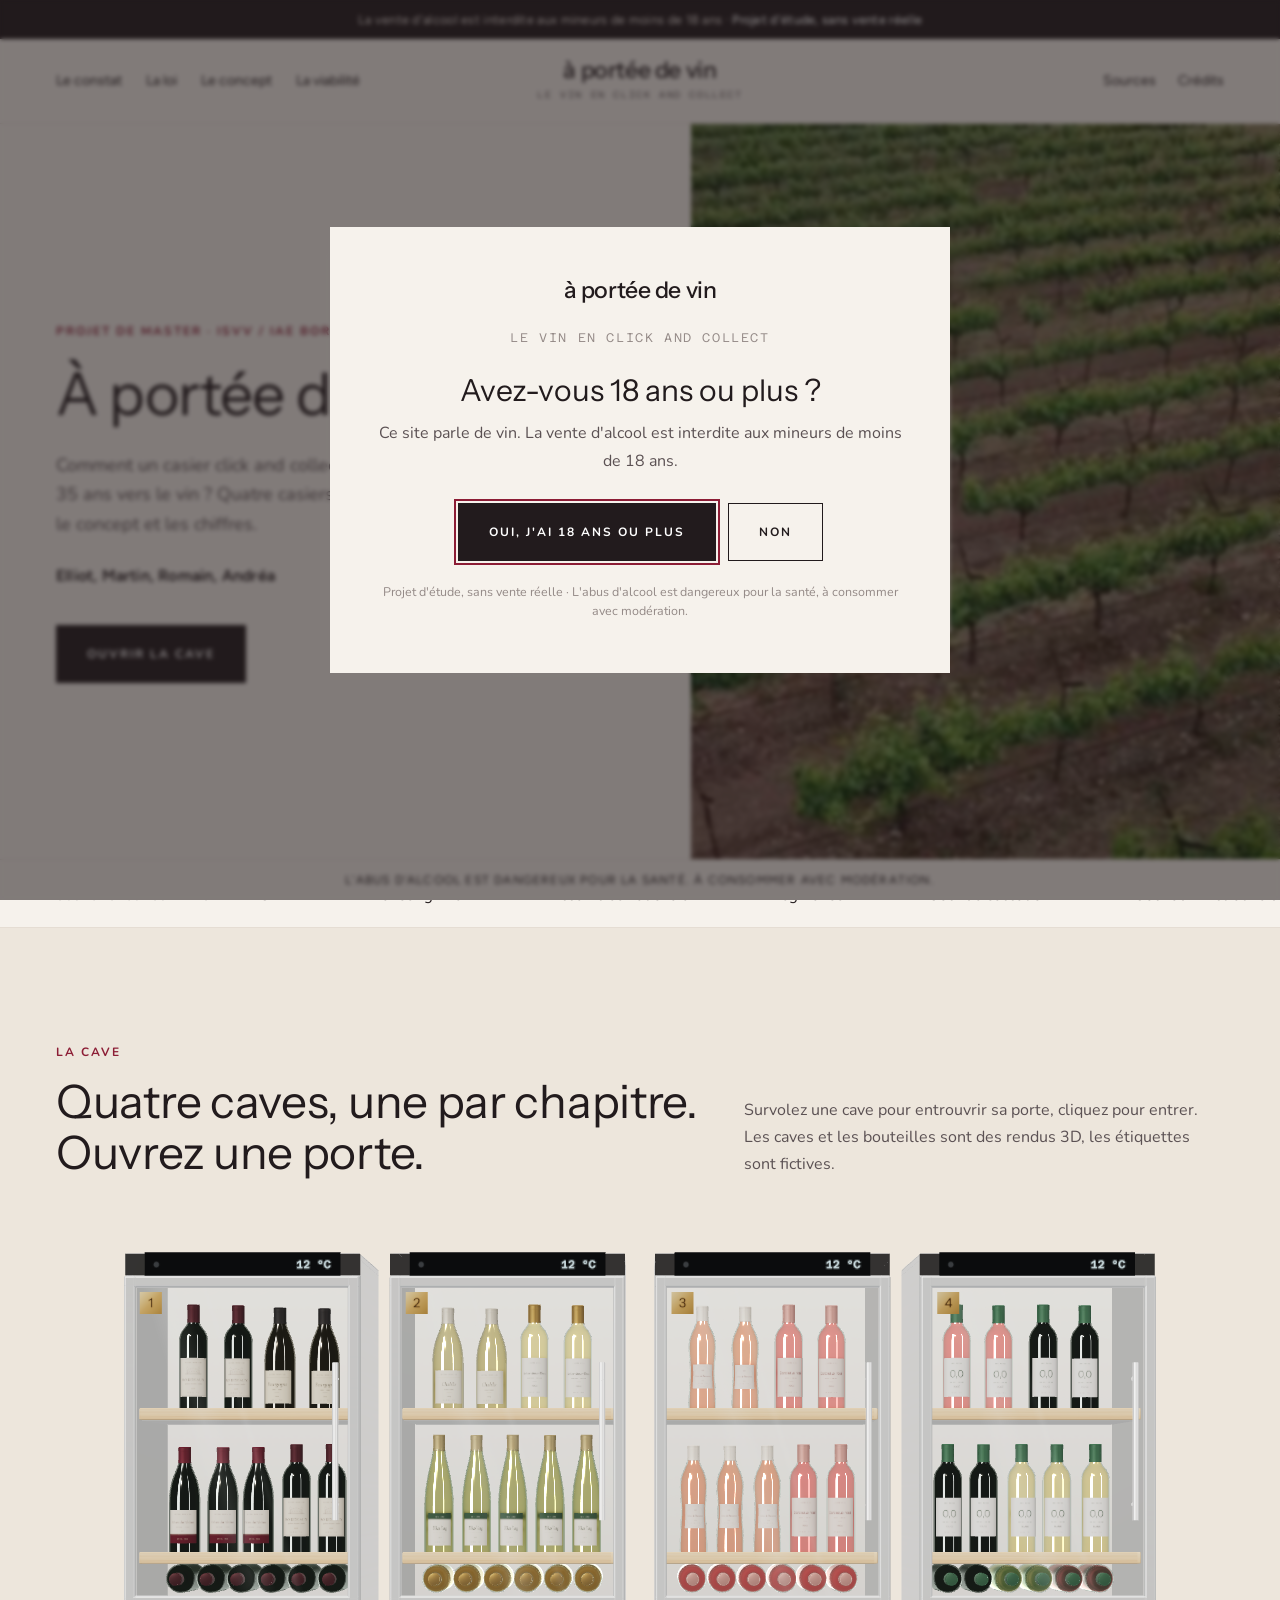
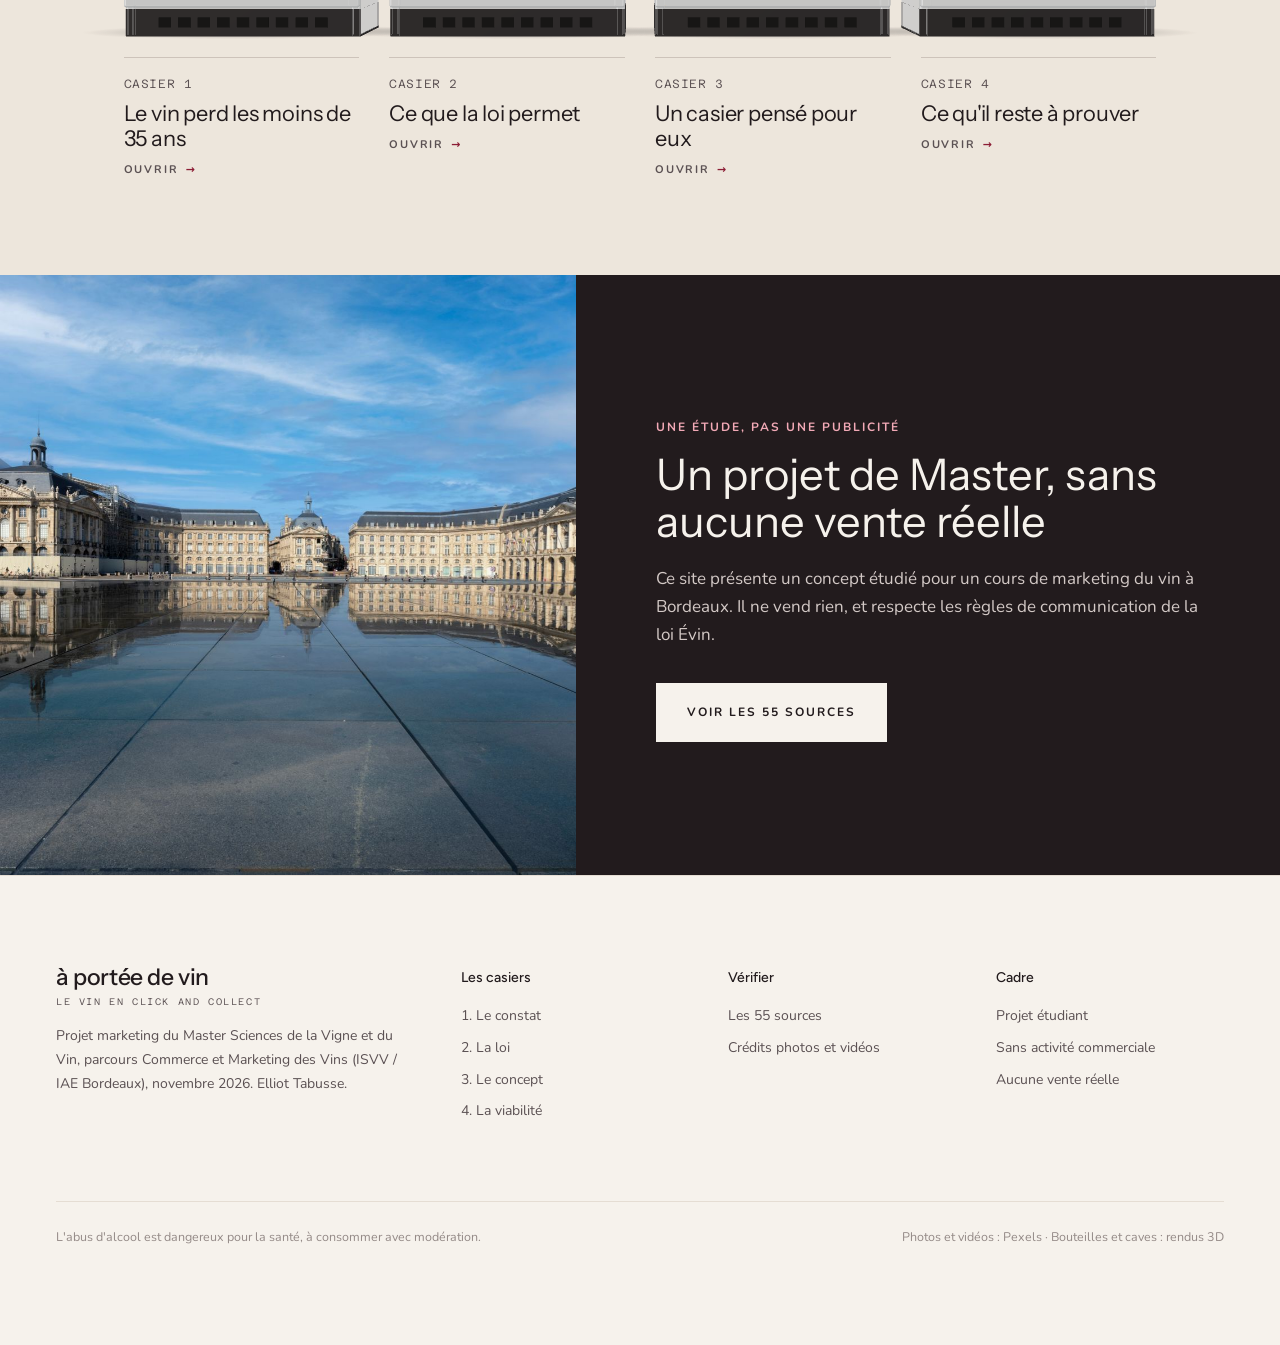
<file: index.html>
<!doctype html>
<html lang="fr">
<head>
<meta charset="utf-8">
<meta name="viewport" content="width=device-width, initial-scale=1">
<title>À portée de vin · le vin en click and collect</title>
<meta name="description" content="Projet marketing de Master : un casier click and collect pour ramener les moins de 35 ans vers le vin.">
<meta name="theme-color" content="#F6F2EC">
<link rel="preconnect" href="https://fonts.googleapis.com">
<link rel="preconnect" href="https://fonts.gstatic.com" crossorigin>
<link href="https://fonts.googleapis.com/css2?family=Instrument+Sans:wght@400;500;600&family=Figtree:wght@400;500;600&family=Nunito:wght@400;700&family=Azeret+Mono:wght@300;400;500;600&family=Cormorant+Garamond:ital,wght@0,500;0,600;1,500&display=swap" rel="stylesheet">
<link rel="stylesheet" href="assets/css/style.css">
</head>
<body>
<div class="voile-page" aria-hidden="true"></div>
<p class="legal-top">La vente d'alcool est interdite aux mineurs de moins de 18 ans · <b>Projet d'étude, sans vente réelle</b></p>
<header class="entete">
  <div class="wrap entete__corps">
    <button class="burger" type="button" aria-label="Menu" aria-expanded="false" aria-controls="tiroir"><span></span><span></span><span></span></button>
    <ul class="nav"><li><a href="constat.html">Le constat</a></li><li><a href="loi.html">La loi</a></li><li><a href="concept.html">Le concept</a></li><li><a href="viabilite.html">La viabilité</a></li></ul>
    <a class="logo" href="index.html" aria-label="Accueil"><b>à portée de vin</b><small>Le vin en click and collect</small></a>
    <div class="entete__droite"><a href="sources.html">Sources</a><a href="sources.html#credits">Crédits</a></div>
  </div>
</header>
<nav class="tiroir" id="tiroir" aria-label="Menu"><a href="constat.html">Le constat</a><a href="loi.html">La loi</a><a href="concept.html">Le concept</a><a href="viabilite.html">La viabilité</a><a href="sources.html">Sources</a></nav>
<main>
<section class="heros heros--accueil">
  <div class="heros__texte">
    <span class="eyebrow">Projet de Master · ISVV / IAE Bordeaux · novembre 2026</span>
    <h1>À portée de <em>vin</em>.</h1>
    <p class="heros__lead">Comment un casier click and collect peut-il ramener les moins de 35 ans vers le vin ? Quatre casiers, quatre réponses : le marché, la loi, le concept et les chiffres.</p>
    <p class="heros__equipe">Elliot, Martin, Romain, Andréa</p>
    <div class="heros__cta"><a class="btn" href="#cave">Ouvrir la cave</a></div>
  </div>
  <figure class="heros__media">
    <img src="assets/img/vignes-drone-poster.jpg" alt="">
    <video data-auto autoplay muted loop playsinline preload="metadata" poster="assets/img/vignes-drone-poster.jpg" aria-hidden="true"><source src="assets/video/vignes-drone.mp4" type="video/mp4"></video>
    
  </figure>
</section>

<div class="defile" aria-label="Sources consultées"><span class="mono">Sources consultées</span><div class="defile__piste"><span>OIV</span><span>FranceAgriMer</span><span>Assemblée nationale</span><span>Légifrance</span><span>Cour de cassation</span><span>Cour administrative d'appel de Paris</span><span>BODACC</span><span>Ville d'Aix-en-Provence</span><span>DREETS Nouvelle-Aquitaine</span><span>Wine Paris & Vinexpo Paris</span><span>Ifop pour Vin & Société</span><span>Chambre d'agriculture des Landes</span><span>Service-public.fr</span><span>Arcep / Crédoc</span><span>Inter-Rhône</span><span>BOFiP-Impôts</span><span>CCI Paris Île-de-France</span><span>Ville de Montpellier</span><span>OIV</span><span>FranceAgriMer</span><span>Assemblée nationale</span><span>Légifrance</span><span>Cour de cassation</span><span>Cour administrative d'appel de Paris</span><span>BODACC</span><span>Ville d'Aix-en-Provence</span><span>DREETS Nouvelle-Aquitaine</span><span>Wine Paris & Vinexpo Paris</span><span>Ifop pour Vin & Société</span><span>Chambre d'agriculture des Landes</span><span>Service-public.fr</span><span>Arcep / Crédoc</span><span>Inter-Rhône</span><span>BOFiP-Impôts</span><span>CCI Paris Île-de-France</span><span>Ville de Montpellier</span></div></div>

<section class="section section--sable" id="cave">
  <div class="wrap">
    <div class="tete-sec revele"><div><span class="eyebrow">La cave</span><h2 class="h2">Quatre caves, une par chapitre. Ouvrez une porte.</h2></div><p>Survolez une cave pour entrouvrir sa porte, cliquez pour entrer. Les caves et les bouteilles sont des rendus 3D, les étiquettes sont fictives.</p></div>
    <div class="cave"><img class="cave__secours" src="assets/img/cave-rendu.jpg" alt="Quatre caves à vin vitrées en inox, avec des bouteilles debout et couchées sur des clayettes en bois."><nav class="cave__liens" aria-label="Les quatre casiers"><a href="constat.html"><span class="mono">Casier 1</span><b>Le vin perd les moins de 35 ans</b><span class="ouvrir">Ouvrir</span></a><a href="loi.html"><span class="mono">Casier 2</span><b>Ce que la loi permet</b><span class="ouvrir">Ouvrir</span></a><a href="concept.html"><span class="mono">Casier 3</span><b>Un casier pensé pour eux</b><span class="ouvrir">Ouvrir</span></a><a href="viabilite.html"><span class="mono">Casier 4</span><b>Ce qu'il reste à prouver</b><span class="ouvrir">Ouvrir</span></a></nav></div>
  </div>
</section>

<section class="club">
  <div class="club__grille">
    <div class="club__img"><img src="assets/img/bordeaux-bourse.jpg" alt="La place de la Bourse à Bordeaux et son miroir d'eau" loading="lazy"></div>
    <div class="club__corps revele">
      <span class="eyebrow">Une étude, pas une publicité</span>
      <h2>Un projet de Master, sans aucune vente réelle</h2>
      <p class="lead">Ce site présente un concept étudié pour un cours de marketing du vin à Bordeaux. Il ne vend rien, et respecte les règles de communication de la loi Évin.</p>
      <a class="btn btn--clair" href="sources.html">Voir les 55 sources</a>
    </div>
  </div>
</section>
</main>
<footer class="pied">
  <div class="wrap">
    <div class="pied__grille">
      <div><a class="logo" href="index.html" aria-label="Accueil"><b>à portée de vin</b><small>Le vin en click and collect</small></a><p>Projet marketing du Master Sciences de la Vigne et du Vin, parcours Commerce et Marketing des Vins (ISVV / IAE Bordeaux), novembre 2026. Elliot Tabusse.</p></div>
      <div><h4>Les casiers</h4><ul><li><a href="constat.html">1. Le constat</a></li><li><a href="loi.html">2. La loi</a></li><li><a href="concept.html">3. Le concept</a></li><li><a href="viabilite.html">4. La viabilité</a></li></ul></div>
      <div><h4>Vérifier</h4><ul><li><a href="sources.html">Les 55 sources</a></li><li><a href="sources.html#credits">Crédits photos et vidéos</a></li></ul></div>
      <div><h4>Cadre</h4><ul><li>Projet étudiant</li><li>Sans activité commerciale</li><li>Aucune vente réelle</li></ul></div>
    </div>
    <div class="pied__bas"><span>L'abus d'alcool est dangereux pour la santé, à consommer avec modération.</span><span>Photos et vidéos : Pexels · Bouteilles et caves : rendus 3D</span></div>
  </div>
</footer>
<p class="evin-bas">L'abus d'alcool est dangereux pour la santé. À consommer avec modération.</p>
<div class="modal" id="age" role="dialog" aria-modal="true" aria-labelledby="age-titre" aria-hidden="true">
  <div class="modal__voile"></div>
  <div class="modal__boite">
    <span class="logo" aria-label="Accueil"><b>à portée de vin</b><small>Le vin en click and collect</small></span>
    <h2 id="age-titre">Avez-vous 18 ans ou plus ?</h2>
    <p>Ce site parle de vin. La vente d'alcool est interdite aux mineurs de moins de 18 ans.</p>
    <div class="rangee"><button class="btn" type="button" data-age="oui">Oui, j'ai 18 ans ou plus</button><button class="btn btn--ghost" type="button" data-age="non">Non</button></div>
    <p class="refus" hidden>Ce site est réservé aux personnes majeures.</p>
    <small>Projet d'étude, sans vente réelle · L'abus d'alcool est dangereux pour la santé, à consommer avec modération.</small>
  </div>
</div>
<script src="assets/js/scene3d.js"></script>
<script src="assets/js/app.js"></script>
</body>
</html>
</file>
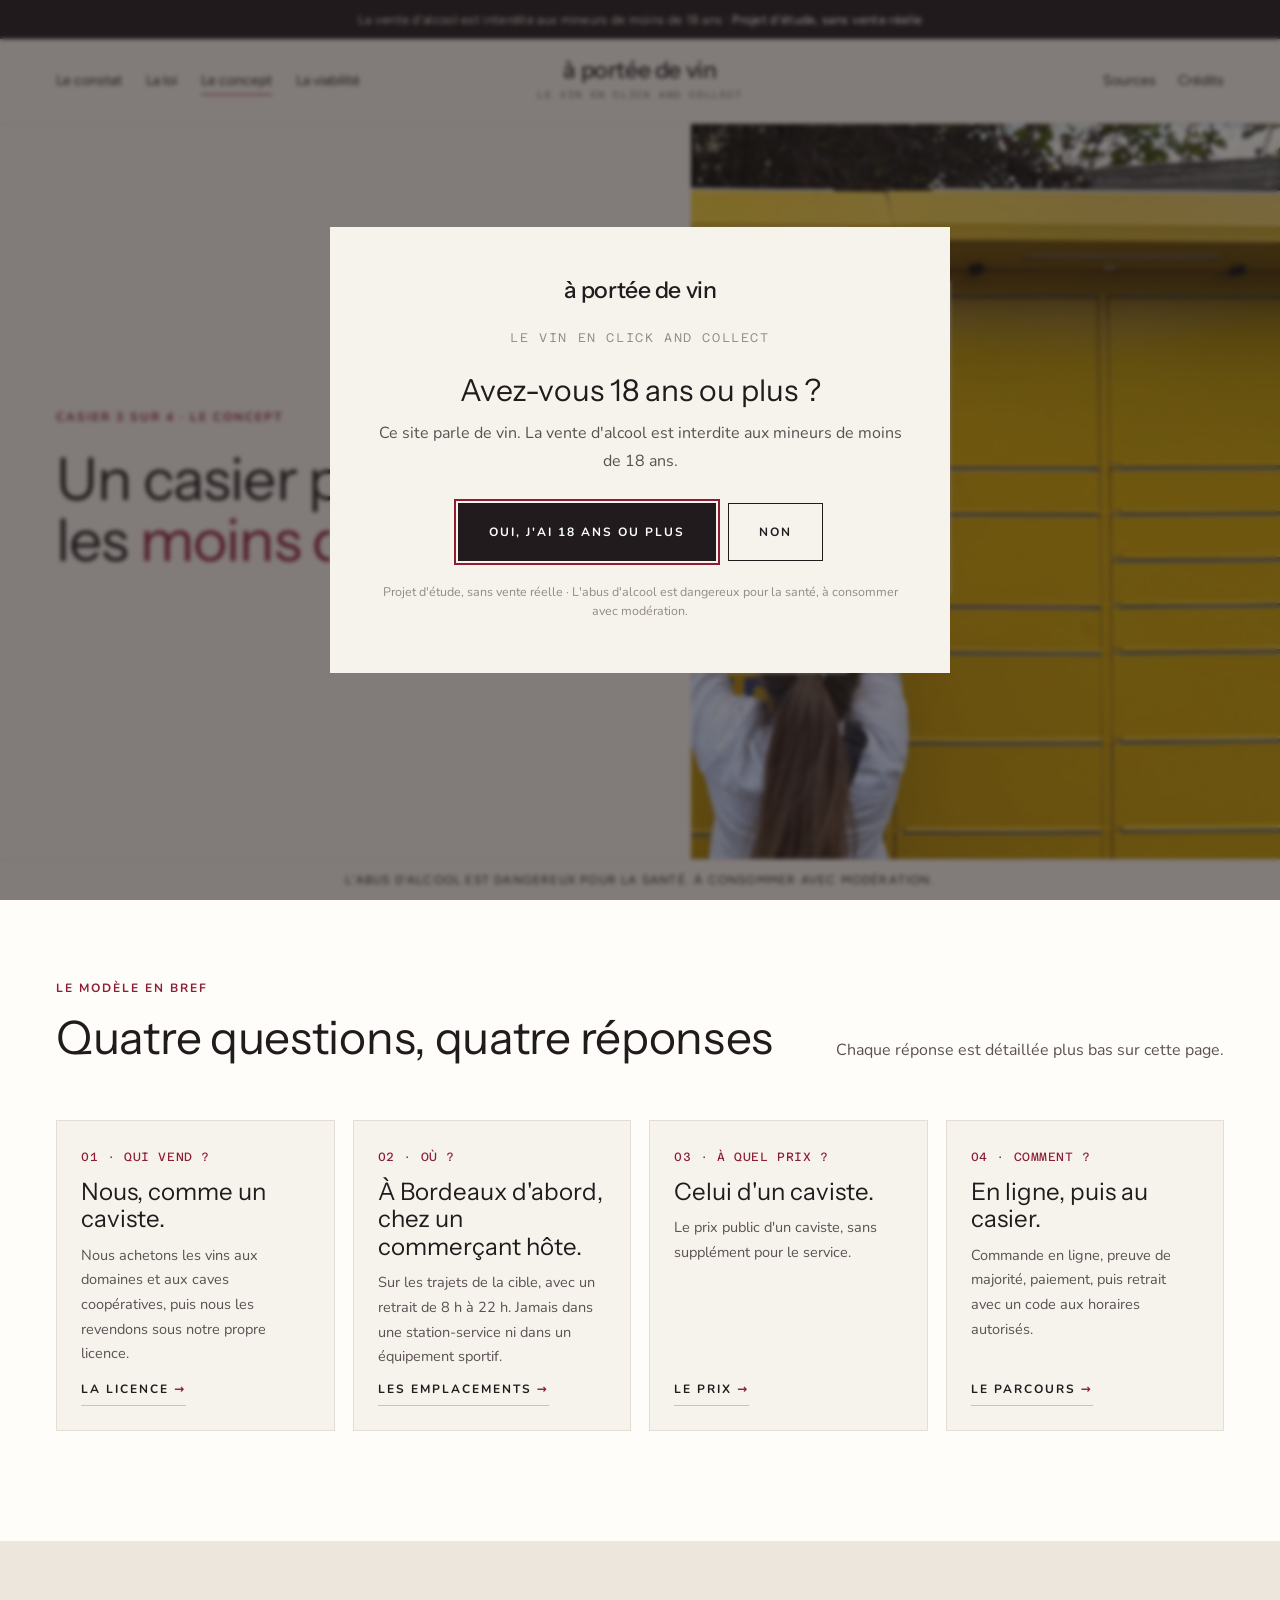
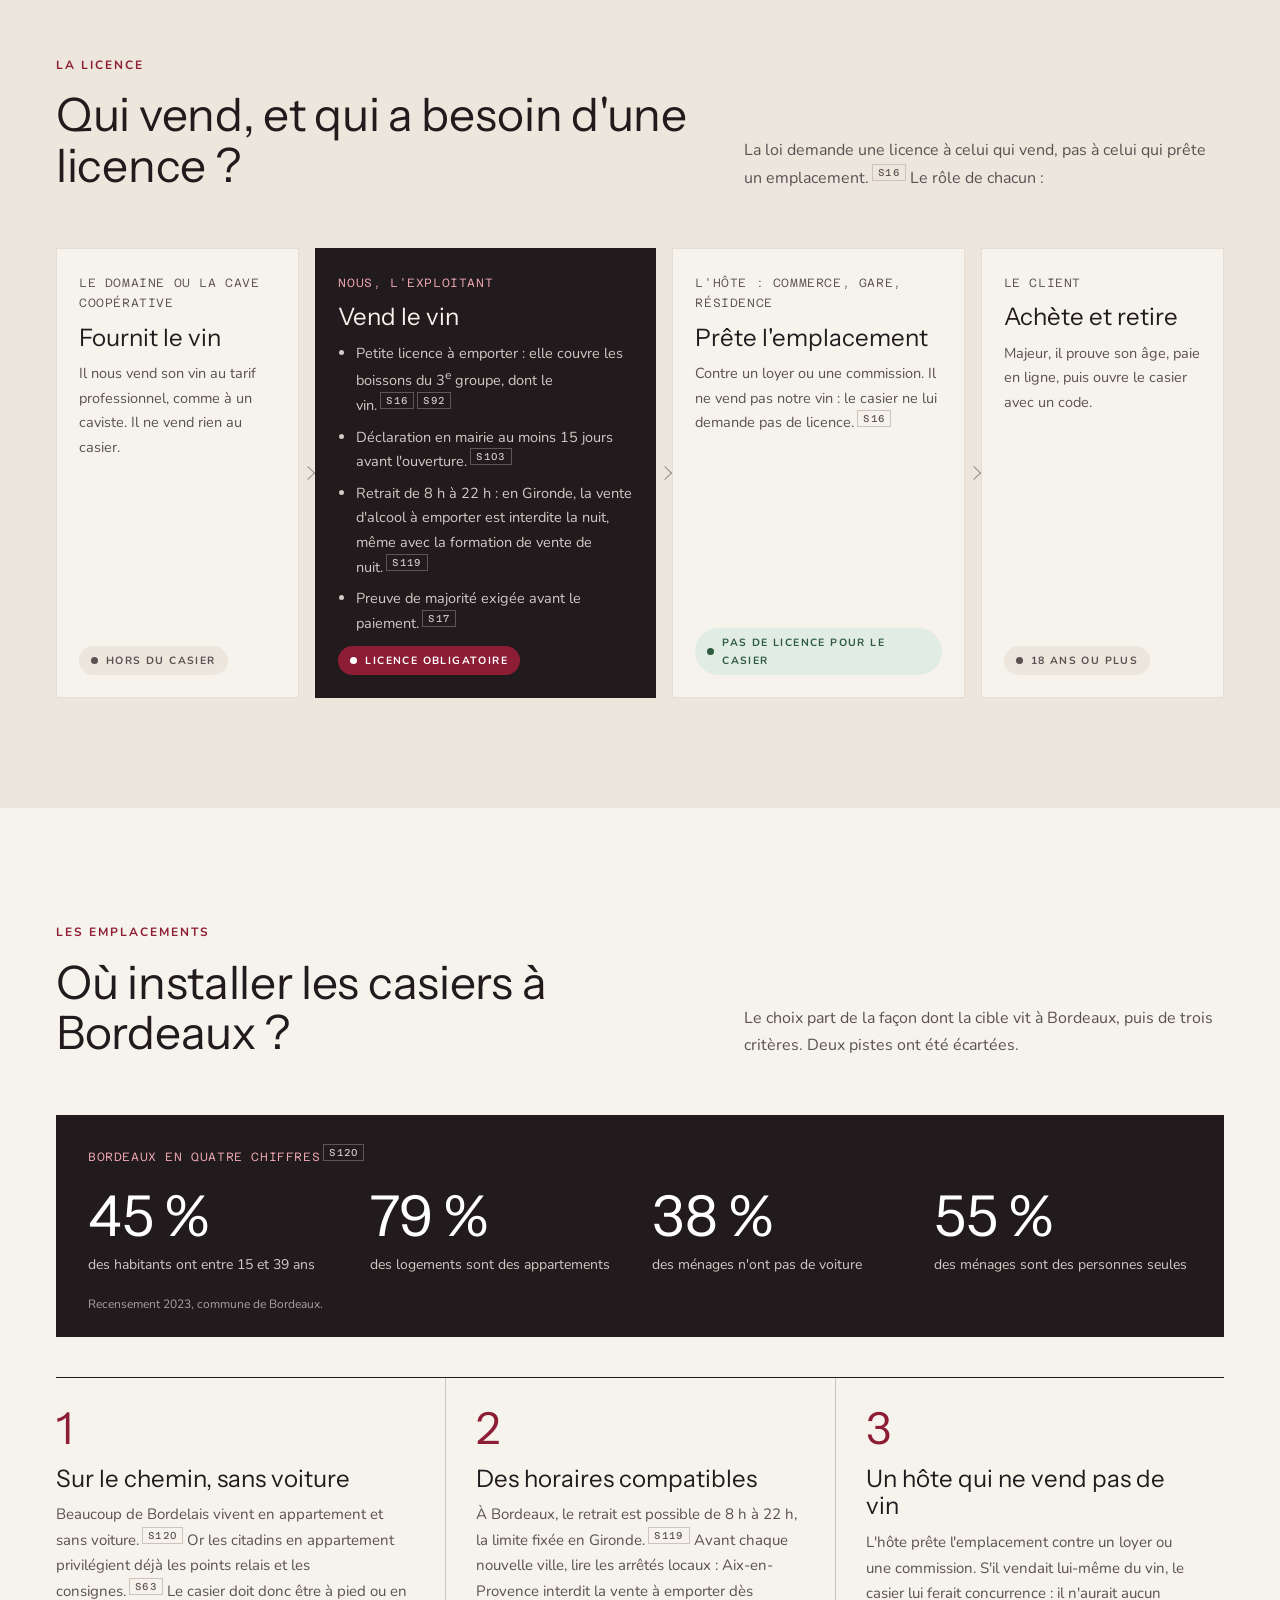
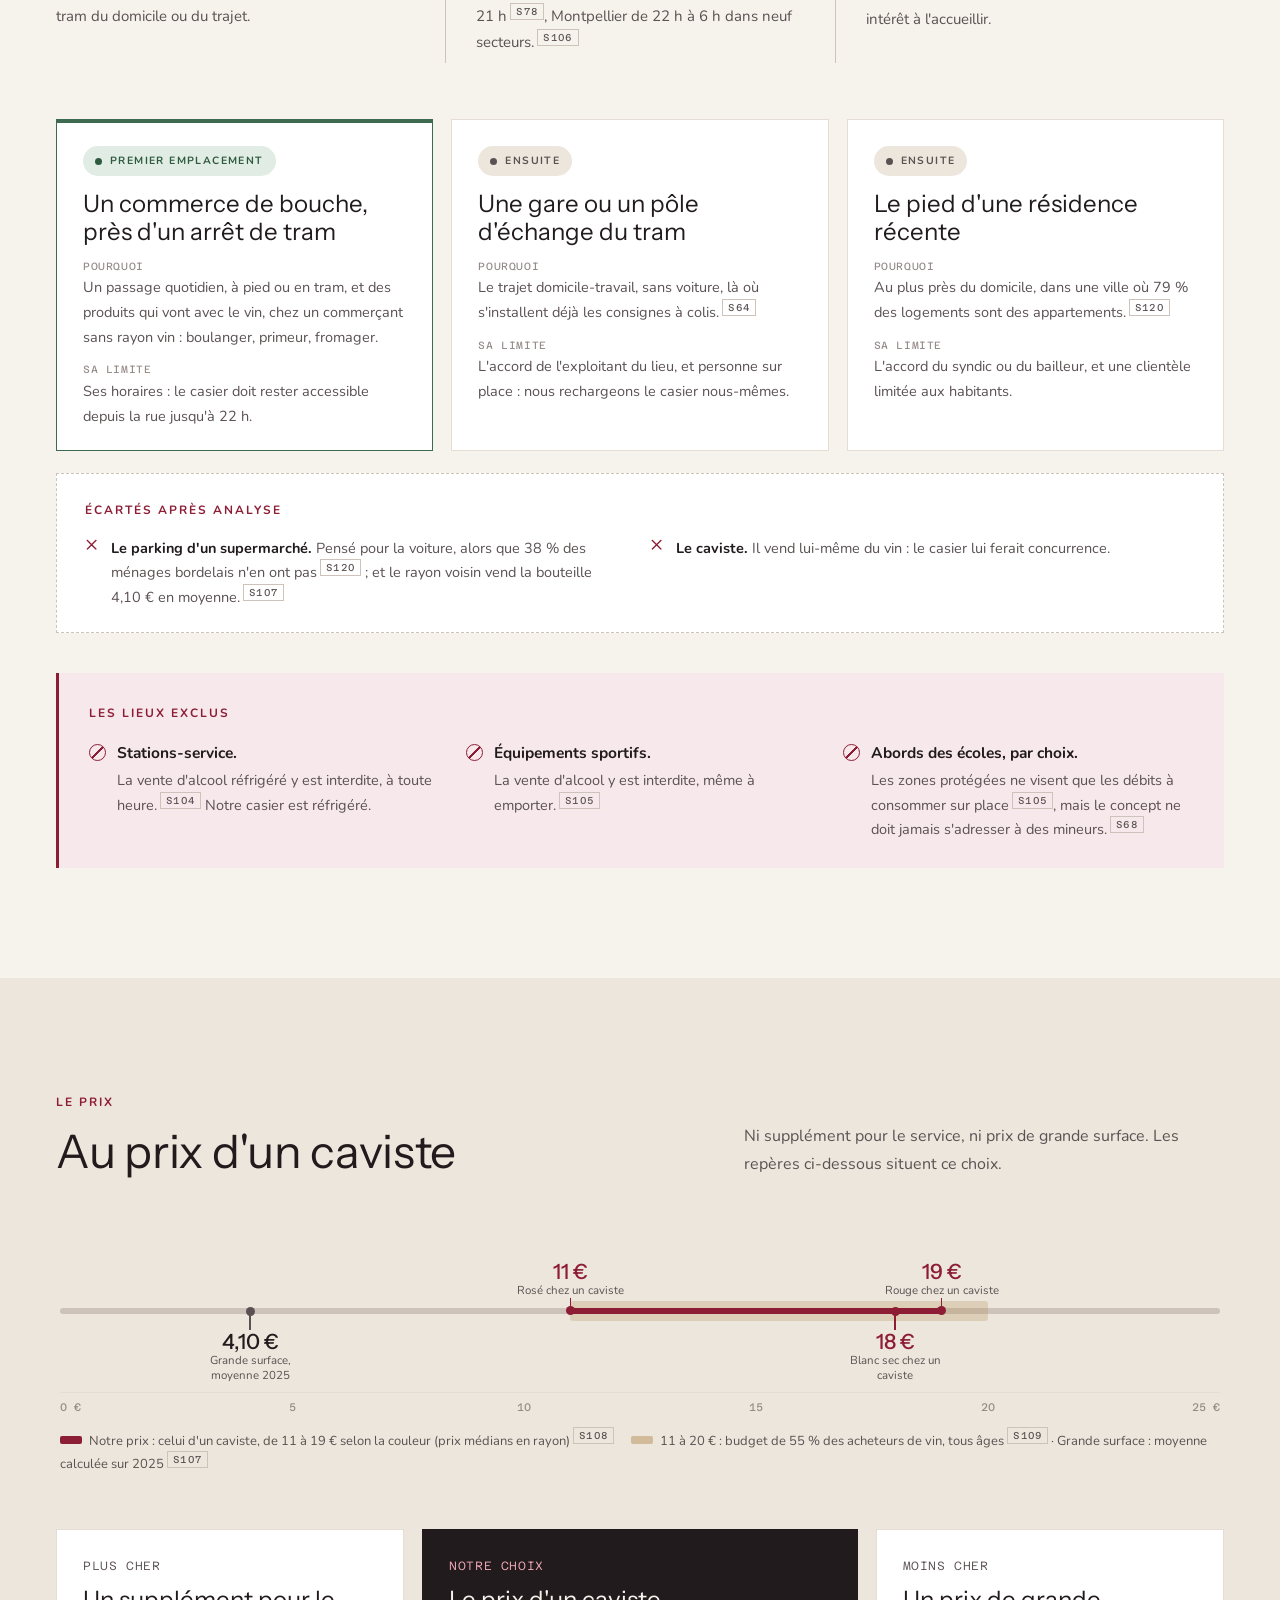
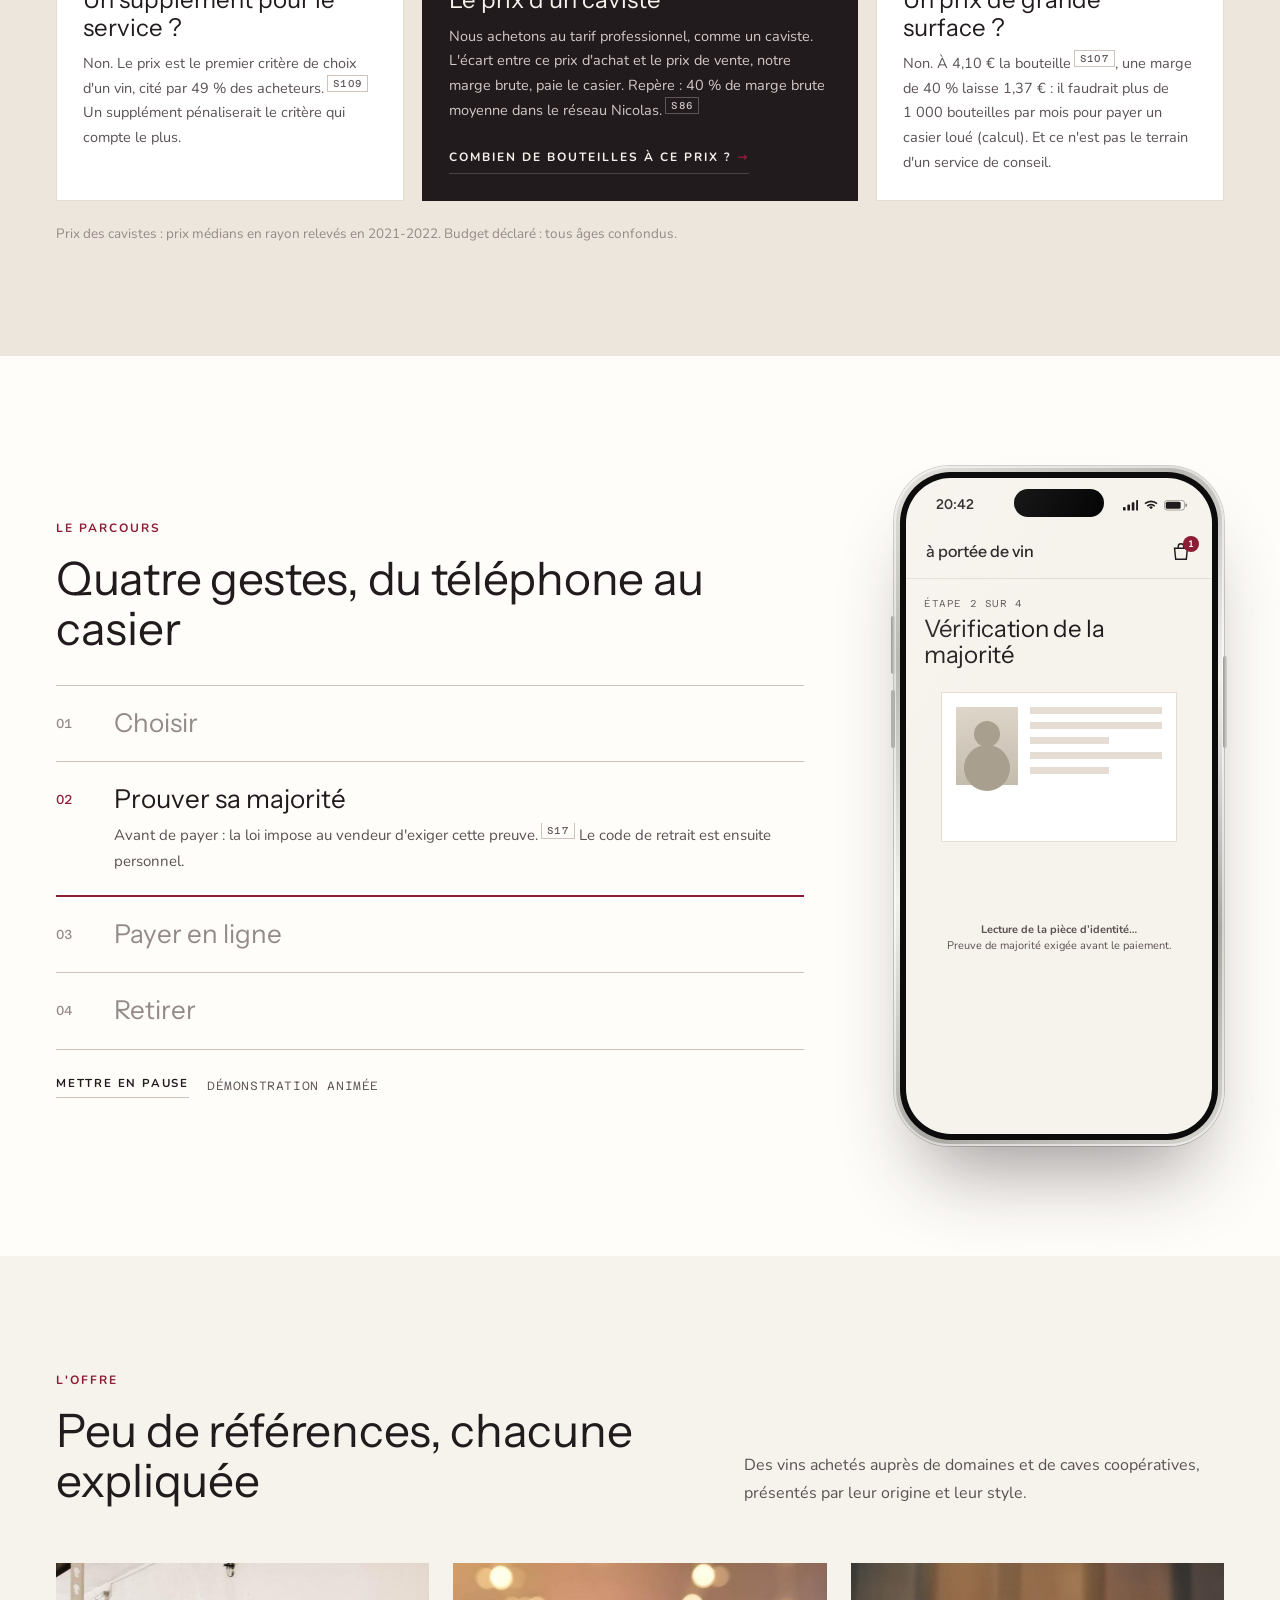
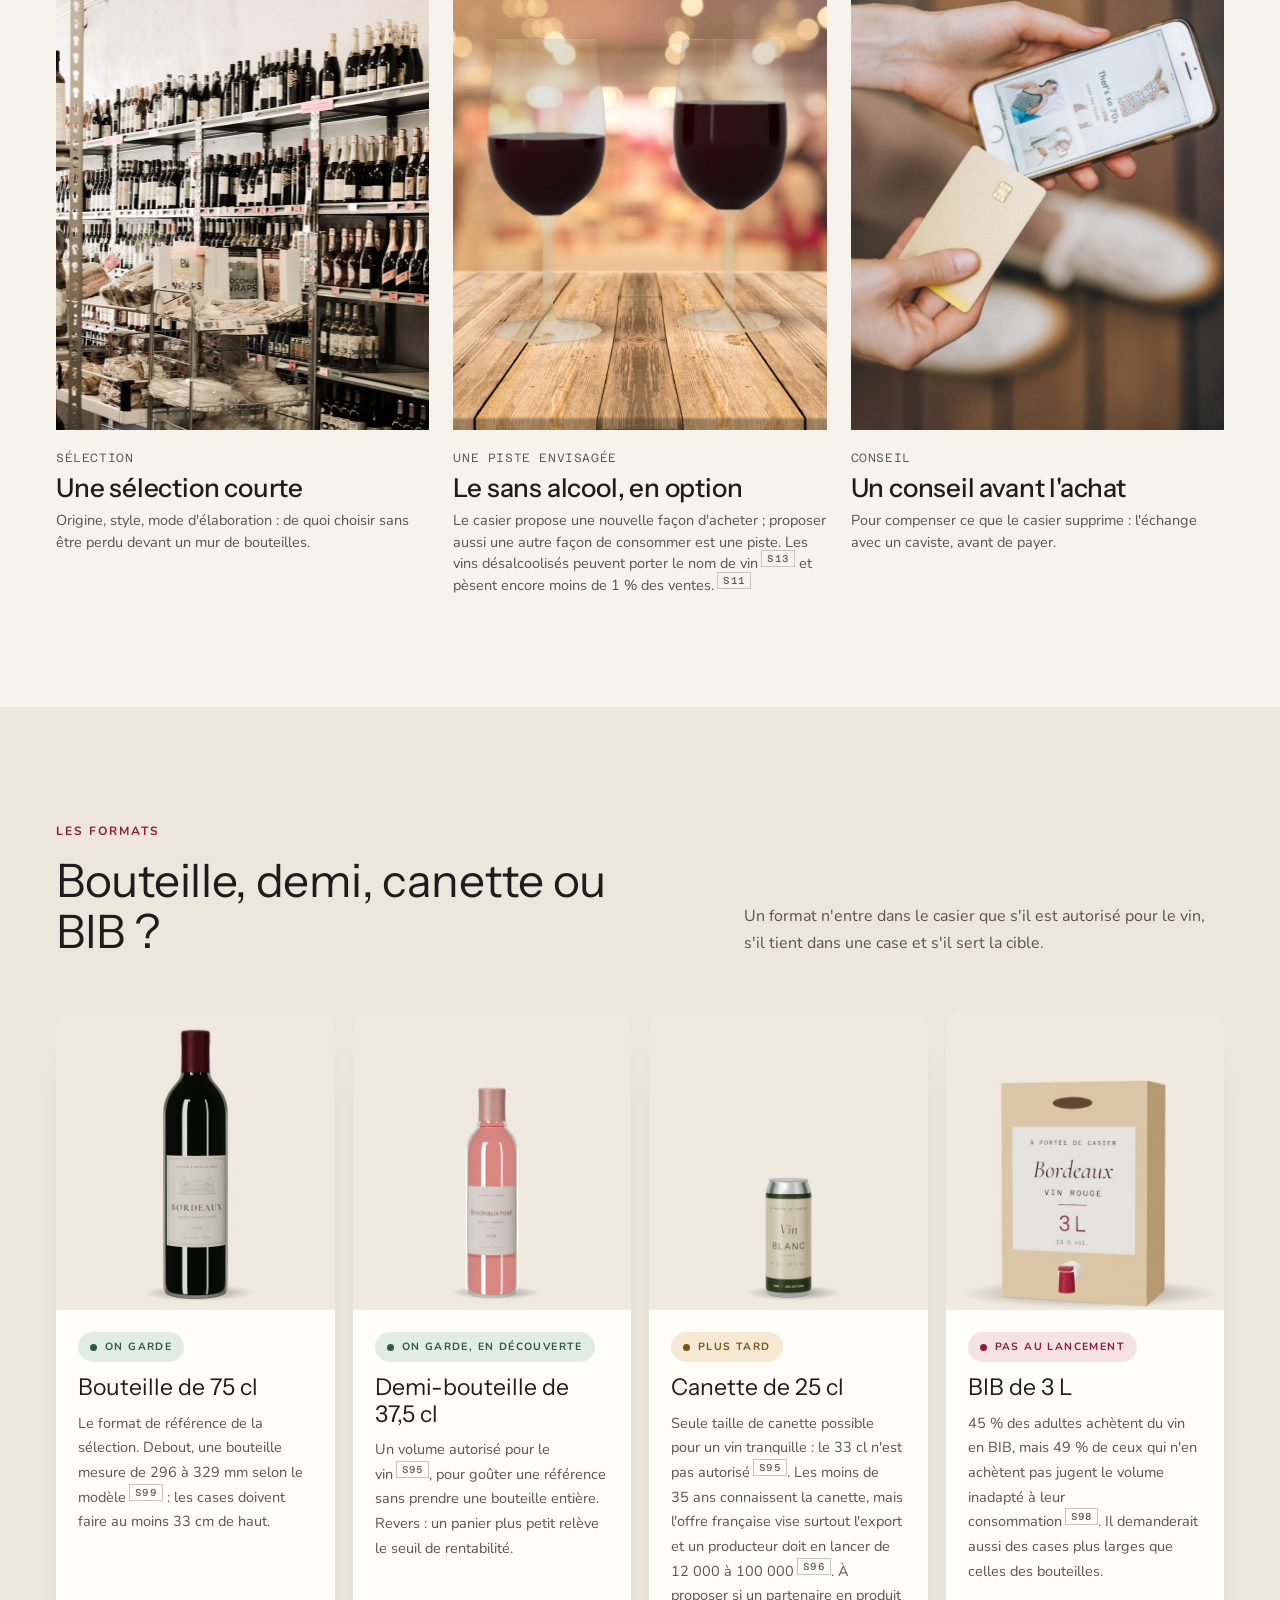
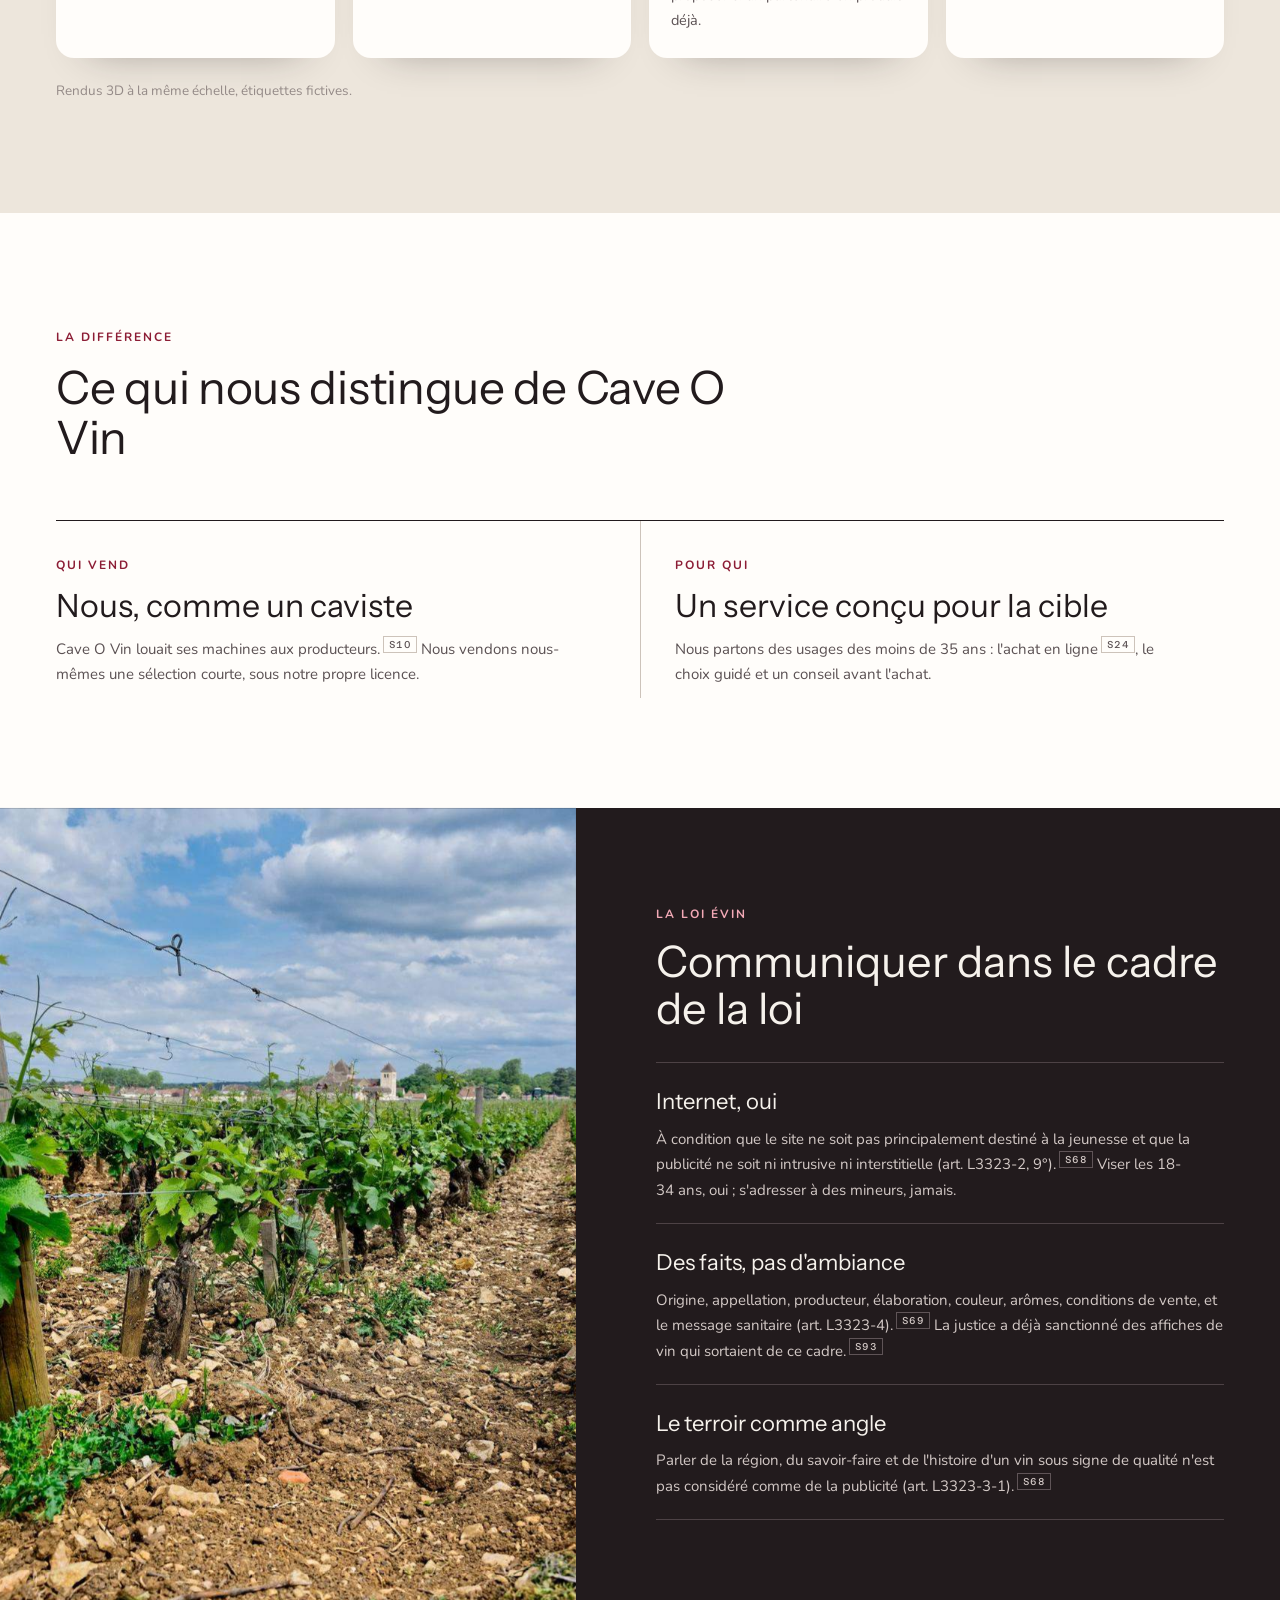
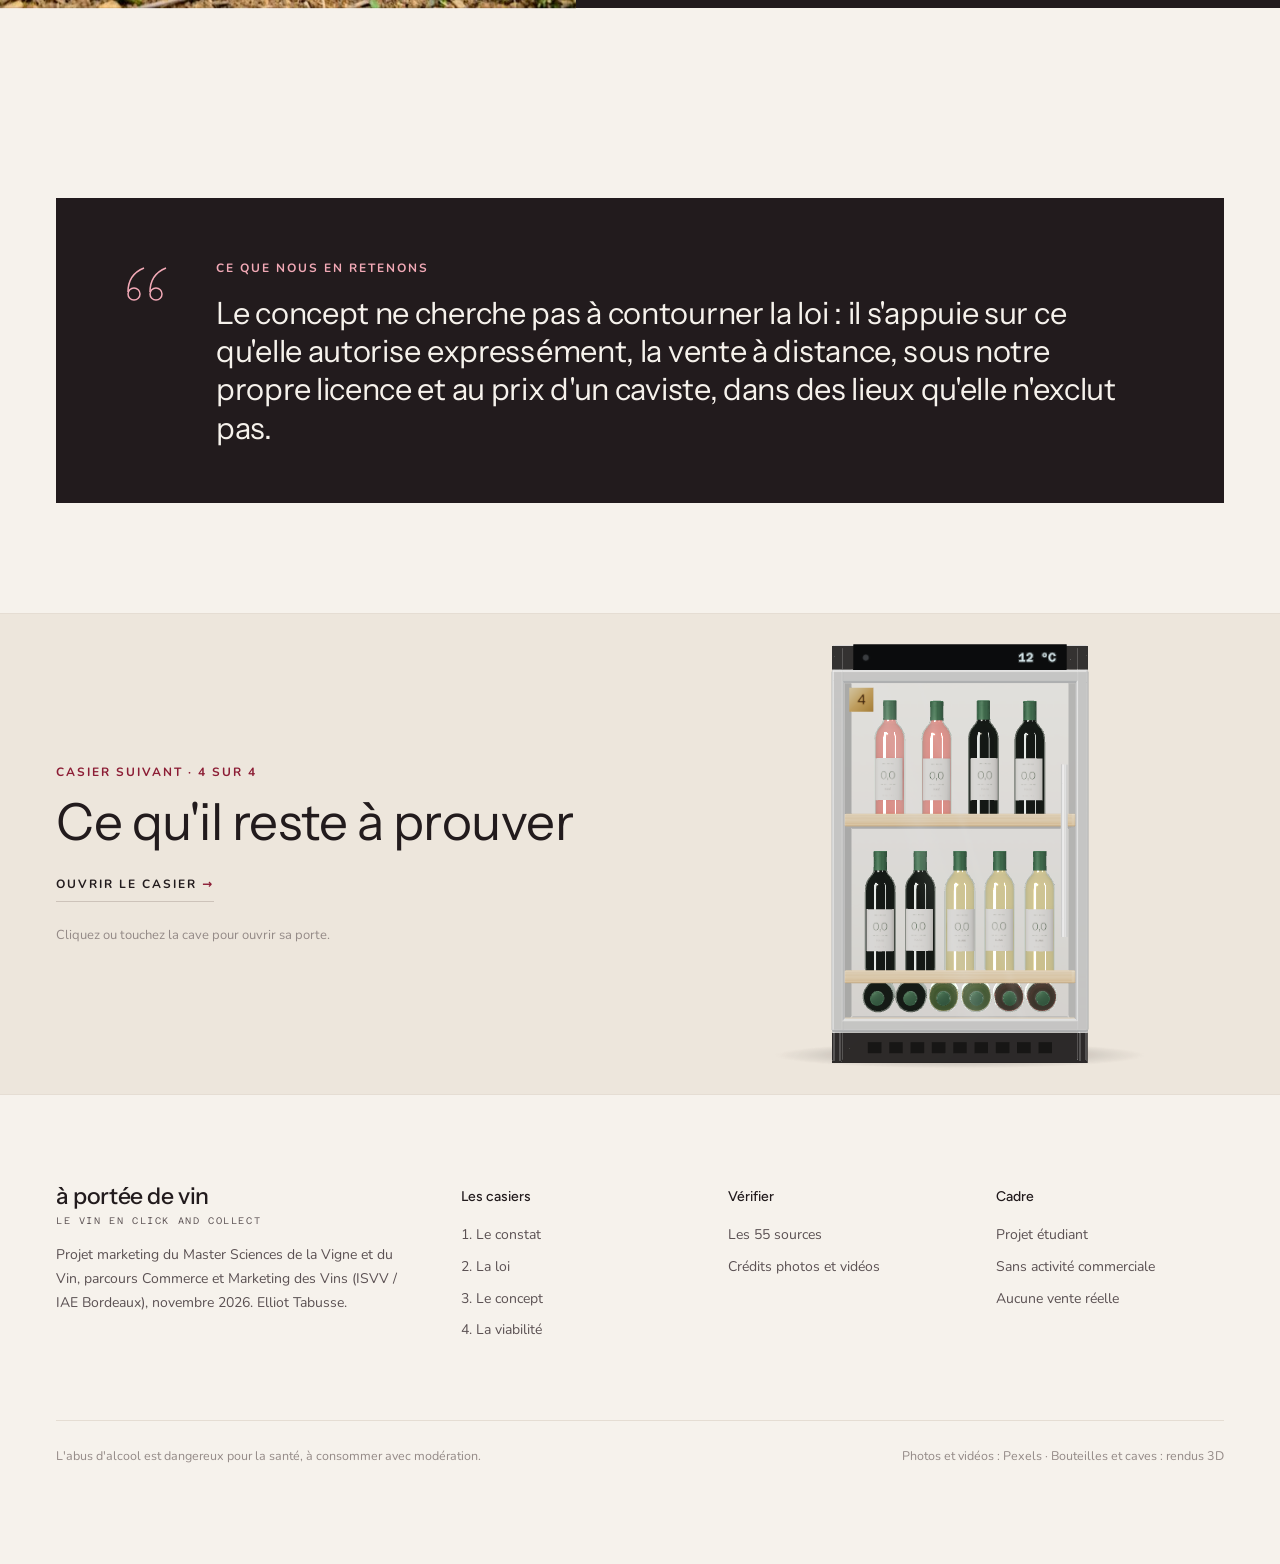
<file: concept.html>
<!doctype html>
<html lang="fr">
<head>
<meta charset="utf-8">
<meta name="viewport" content="width=device-width, initial-scale=1">
<title>Le concept · À portée de vin</title>
<meta name="description" content="Un casier de retrait réfrigéré pour les moins de 35 ans, conforme à la loi.">
<meta name="theme-color" content="#F6F2EC">
<link rel="preconnect" href="https://fonts.googleapis.com">
<link rel="preconnect" href="https://fonts.gstatic.com" crossorigin>
<link href="https://fonts.googleapis.com/css2?family=Instrument+Sans:wght@400;500;600&family=Figtree:wght@400;500;600&family=Nunito:wght@400;700&family=Azeret+Mono:wght@300;400;500;600&family=Cormorant+Garamond:ital,wght@0,500;0,600;1,500&display=swap" rel="stylesheet">
<link rel="stylesheet" href="assets/css/style.css">
</head>
<body>
<div class="voile-page" aria-hidden="true"></div>
<p class="legal-top">La vente d'alcool est interdite aux mineurs de moins de 18 ans · <b>Projet d'étude, sans vente réelle</b></p>
<header class="entete">
  <div class="wrap entete__corps">
    <button class="burger" type="button" aria-label="Menu" aria-expanded="false" aria-controls="tiroir"><span></span><span></span><span></span></button>
    <ul class="nav"><li><a href="constat.html">Le constat</a></li><li><a href="loi.html">La loi</a></li><li><a href="concept.html" aria-current="page">Le concept</a></li><li><a href="viabilite.html">La viabilité</a></li></ul>
    <a class="logo" href="index.html" aria-label="Accueil"><b>à portée de vin</b><small>Le vin en click and collect</small></a>
    <div class="entete__droite"><a href="sources.html">Sources</a><a href="sources.html#credits">Crédits</a></div>
  </div>
</header>
<nav class="tiroir" id="tiroir" aria-label="Menu"><a href="constat.html">Le constat</a><a href="loi.html">La loi</a><a href="concept.html">Le concept</a><a href="viabilite.html">La viabilité</a><a href="sources.html">Sources</a></nav>
<main>
<section class="heros">
  <div class="heros__texte">
    <span class="eyebrow">Casier 3 sur 4 · Le concept</span>
    <h1>Un casier pensé pour les <em>moins de 35 ans</em>.</h1>
    
    
  </div>
  <figure class="heros__media"><img src="assets/img/casier-retrait.jpg" alt="" style="object-position:88% center"></figure>
</section>

<section class="section section--blanc" id="essentiel">
  <div class="wrap">
    <div class="tete-sec revele"><div><span class="eyebrow">Le modèle en bref</span><h2 class="h2">Quatre questions, quatre réponses</h2></div><p>Chaque réponse est détaillée plus bas sur cette page.</p></div>
    <ol class="essentiel">
      <li class="revele"><a href="#licence"><span class="mono">01 · Qui vend ?</span><b>Nous, comme un caviste.</b><p>Nous achetons les vins aux domaines et aux caves coopératives, puis nous les revendons sous notre propre licence.</p><span class="lien-fleche">La licence</span></a></li>
      <li class="revele"><a href="#emplacements"><span class="mono">02 · Où ?</span><b>À Bordeaux d'abord, chez un commerçant hôte.</b><p>Sur les trajets de la cible, avec un retrait de 8 h à 22 h. Jamais dans une station-service ni dans un équipement sportif.</p><span class="lien-fleche">Les emplacements</span></a></li>
      <li class="revele"><a href="#prix"><span class="mono">03 · À quel prix ?</span><b>Celui d'un caviste.</b><p>Le prix public d'un caviste, sans supplément pour le service.</p><span class="lien-fleche">Le prix</span></a></li>
      <li class="revele"><a href="#demo"><span class="mono">04 · Comment ?</span><b>En ligne, puis au casier.</b><p>Commande en ligne, preuve de majorité, paiement, puis retrait avec un code aux horaires autorisés.</p><span class="lien-fleche">Le parcours</span></a></li>
    </ol>
  </div>
</section>

<section class="section section--sable" id="licence">
  <div class="wrap">
    <div class="tete-sec revele"><div><span class="eyebrow">La licence</span><h2 class="h2">Qui vend, et qui a besoin d'une licence ?</h2></div><p>La loi demande une licence à celui qui vend, pas à celui qui prête un emplacement.<a class="src" href="sources.html#s16" title="Source S16">S16</a> Le rôle de chacun :</p></div>
    <div class="roles">
      <article class="role revele"><span class="mono">Le domaine ou la cave coopérative</span><h3>Fournit le vin</h3><p>Il nous vend son vin au tarif professionnel, comme à un caviste. Il ne vend rien au casier.</p><span class="badge badge--neutre">Hors du casier</span></article>
      <article class="role role--nous revele"><span class="mono">Nous, l'exploitant</span><h3>Vend le vin</h3><ul><li>Petite licence à emporter : elle couvre les boissons du 3<sup>e</sup> groupe, dont le vin.<a class="src" href="sources.html#s16" title="Source S16">S16</a><a class="src" href="sources.html#s92" title="Source S92">S92</a></li><li>Déclaration en mairie au moins 15 jours avant l'ouverture.<a class="src" href="sources.html#s103" title="Source S103">S103</a></li><li>Retrait de 8 h à 22 h : en Gironde, la vente d'alcool à emporter est interdite la nuit, même avec la formation de vente de nuit.<a class="src" href="sources.html#s119" title="Source S119">S119</a></li><li>Preuve de majorité exigée avant le paiement.<a class="src" href="sources.html#s17" title="Source S17">S17</a></li></ul><span class="badge badge--vin">Licence obligatoire</span></article>
      <article class="role revele"><span class="mono">L'hôte : commerce, gare, résidence</span><h3>Prête l'emplacement</h3><p>Contre un loyer ou une commission. Il ne vend pas notre vin : le casier ne lui demande pas de licence.<a class="src" href="sources.html#s16" title="Source S16">S16</a></p><span class="badge badge--ok">Pas de licence pour le casier</span></article>
      <article class="role revele"><span class="mono">Le client</span><h3>Achète et retire</h3><p>Majeur, il prouve son âge, paie en ligne, puis ouvre le casier avec un code.</p><span class="badge badge--neutre">18 ans ou plus</span></article>
    </div>
  </div>
</section>

<section class="section" id="emplacements">
  <div class="wrap">
    <div class="tete-sec revele"><div><span class="eyebrow">Les emplacements</span><h2 class="h2">Où installer les casiers à Bordeaux ?</h2></div><p>Le choix part de la façon dont la cible vit à Bordeaux, puis de trois critères. Deux pistes ont été écartées.</p></div>
    <div class="ville revele">
      <span class="mono">Bordeaux en quatre chiffres<a class="src" href="sources.html#s120" title="Source S120">S120</a></span>
      <div class="ville__chiffres">
        <div><b>45 %</b><span>des habitants ont entre 15 et 39 ans</span></div>
        <div><b>79 %</b><span>des logements sont des appartements</span></div>
        <div><b>38 %</b><span>des ménages n'ont pas de voiture</span></div>
        <div><b>55 %</b><span>des ménages sont des personnes seules</span></div>
      </div>
      <p class="ville__note">Recensement 2023, commune de Bordeaux.</p>
    </div>
    <ol class="criteres">
      <li class="revele"><span class="n">1</span><h3>Sur le chemin, sans voiture</h3><p>Beaucoup de Bordelais vivent en appartement et sans voiture.<a class="src" href="sources.html#s120" title="Source S120">S120</a> Or les citadins en appartement privilégient déjà les points relais et les consignes.<a class="src" href="sources.html#s63" title="Source S63">S63</a> Le casier doit donc être à pied ou en tram du domicile ou du trajet.</p></li>
      <li class="revele"><span class="n">2</span><h3>Des horaires compatibles</h3><p>À Bordeaux, le retrait est possible de 8 h à 22 h, la limite fixée en Gironde.<a class="src" href="sources.html#s119" title="Source S119">S119</a> Avant chaque nouvelle ville, lire les arrêtés locaux : Aix-en-Provence interdit la vente à emporter dès 21 h<a class="src" href="sources.html#s78" title="Source S78">S78</a>, Montpellier de 22 h à 6 h dans neuf secteurs.<a class="src" href="sources.html#s106" title="Source S106">S106</a></p></li>
      <li class="revele"><span class="n">3</span><h3>Un hôte qui ne vend pas de vin</h3><p>L'hôte prête l'emplacement contre un loyer ou une commission. S'il vendait lui-même du vin, le casier lui ferait concurrence : il n'aurait aucun intérêt à l'accueillir.</p></li>
    </ol>
    <div class="hotes">
      <article class="hote hote--choix revele"><span class="puce-format">Premier emplacement</span><h3>Un commerce de bouche, près d'un arrêt de tram</h3><dl><dt>Pourquoi</dt><dd>Un passage quotidien, à pied ou en tram, et des produits qui vont avec le vin, chez un commerçant sans rayon vin : boulanger, primeur, fromager.</dd><dt>Sa limite</dt><dd>Ses horaires : le casier doit rester accessible depuis la rue jusqu'à 22 h.</dd></dl></article>
      <article class="hote revele"><span class="puce-format">Ensuite</span><h3>Une gare ou un pôle d'échange du tram</h3><dl><dt>Pourquoi</dt><dd>Le trajet domicile-travail, sans voiture, là où s'installent déjà les consignes à colis.<a class="src" href="sources.html#s64" title="Source S64">S64</a></dd><dt>Sa limite</dt><dd>L'accord de l'exploitant du lieu, et personne sur place : nous rechargeons le casier nous-mêmes.</dd></dl></article>
      <article class="hote revele"><span class="puce-format">Ensuite</span><h3>Le pied d'une résidence récente</h3><dl><dt>Pourquoi</dt><dd>Au plus près du domicile, dans une ville où 79 % des logements sont des appartements.<a class="src" href="sources.html#s120" title="Source S120">S120</a></dd><dt>Sa limite</dt><dd>L'accord du syndic ou du bailleur, et une clientèle limitée aux habitants.</dd></dl></article>
    </div>
    <div class="ecartes revele">
      <span class="eyebrow">Écartés après analyse</span>
      <ul>
        <li><b>Le parking d'un supermarché.</b> Pensé pour la voiture, alors que 38 % des ménages bordelais n'en ont pas<a class="src" href="sources.html#s120" title="Source S120">S120</a> ; et le rayon voisin vend la bouteille 4,10 € en moyenne.<a class="src" href="sources.html#s107" title="Source S107">S107</a></li>
        <li><b>Le caviste.</b> Il vend lui-même du vin : le casier lui ferait concurrence.</li>
      </ul>
    </div>
    <div class="exclus revele">
      <span class="eyebrow">Les lieux exclus</span>
      <ul>
        <li><b>Stations-service.</b> La vente d'alcool réfrigéré y est interdite, à toute heure.<a class="src" href="sources.html#s104" title="Source S104">S104</a> Notre casier est réfrigéré.</li>
        <li><b>Équipements sportifs.</b> La vente d'alcool y est interdite, même à emporter.<a class="src" href="sources.html#s105" title="Source S105">S105</a></li>
        <li><b>Abords des écoles, par choix.</b> Les zones protégées ne visent que les débits à consommer sur place<a class="src" href="sources.html#s105" title="Source S105">S105</a>, mais le concept ne doit jamais s'adresser à des mineurs.<a class="src" href="sources.html#s68" title="Source S68">S68</a></li>
      </ul>
    </div>
  </div>
</section>

<section class="section section--sable" id="prix">
  <div class="wrap">
    <div class="tete-sec revele"><div><span class="eyebrow">Le prix</span><h2 class="h2">Au prix d'un caviste</h2></div><p>Ni supplément pour le service, ni prix de grande surface. Les repères ci-dessous situent ce choix.</p></div>
    <figure class="regle revele" aria-label="Repères de prix d'une bouteille de 75 cl, de 0 à 25 euros">
      <div class="regle__piste">
        <span class="regle__bande" style="left:44%;width:36%"></span>
        <span class="regle__zone" style="left:44%;width:32%"></span>
        <span class="repere repere--bas" style="left:16.4%"><i></i><b>4,10 €</b><small>Grande surface, moyenne 2025</small></span>
        <span class="repere repere--haut repere--vin" style="left:44%"><i></i><b>11 €</b><small>Rosé chez un caviste</small></span>
        <span class="repere repere--bas repere--vin" style="left:72%"><i></i><b>18 €</b><small>Blanc sec chez un caviste</small></span>
        <span class="repere repere--haut repere--vin" style="left:76%"><i></i><b>19 €</b><small>Rouge chez un caviste</small></span>
      </div>
      <div class="regle__graduations" aria-hidden="true"><span style="left:0%">0 €</span><span style="left:20%">5</span><span style="left:40%">10</span><span style="left:60%">15</span><span style="left:80%">20</span><span style="left:100%">25 €</span></div>
      <figcaption><span class="cle cle--zone"></span>Notre prix : celui d'un caviste, de 11 à 19 € selon la couleur (prix médians en rayon)<a class="src" href="sources.html#s108" title="Source S108">S108</a> <span class="cle cle--bande"></span>11 à 20 € : budget de 55 % des acheteurs de vin, tous âges<a class="src" href="sources.html#s109" title="Source S109">S109</a> · Grande surface : moyenne calculée sur 2025<a class="src" href="sources.html#s107" title="Source S107">S107</a></figcaption>
    </figure>
    <div class="options-prix">
      <article class="option-prix revele"><span class="mono">Plus cher</span><h3>Un supplément pour le service ?</h3><p>Non. Le prix est le premier critère de choix d'un vin, cité par 49 % des acheteurs.<a class="src" href="sources.html#s109" title="Source S109">S109</a> Un supplément pénaliserait le critère qui compte le plus.</p></article>
      <article class="option-prix option-prix--choix revele"><span class="mono">Notre choix</span><h3>Le prix d'un caviste</h3><p>Nous achetons au tarif professionnel, comme un caviste. L'écart entre ce prix d'achat et le prix de vente, notre marge brute, paie le casier. Repère : 40 % de marge brute moyenne dans le réseau Nicolas.<a class="src" href="sources.html#s86" title="Source S86">S86</a></p><a class="lien-fleche" href="viabilite.html#simulateur">Combien de bouteilles à ce prix ?</a></article>
      <article class="option-prix revele"><span class="mono">Moins cher</span><h3>Un prix de grande surface ?</h3><p>Non. À 4,10 € la bouteille<a class="src" href="sources.html#s107" title="Source S107">S107</a>, une marge de 40 % laisse 1,37 € : il faudrait plus de 1 000 bouteilles par mois pour payer un casier loué (calcul). Et ce n'est pas le terrain d'un service de conseil.</p></article>
    </div>
    <p class="limite">Prix des cavistes : prix médians en rayon relevés en 2021-2022. Budget déclaré : tous âges confondus.</p>
  </div>
</section>

<section class="section section--blanc" id="demo">
  <div class="wrap demo">
    <div>
      <div class="revele"><span class="eyebrow">Le parcours</span><h2 class="h2" style="margin:12px 0 30px">Quatre gestes, du téléphone au casier</h2></div>
      <ol class="etapes" role="tablist" aria-label="Étapes du parcours" aria-orientation="vertical"><li role="presentation"><button role="tab" type="button" aria-selected="true" aria-controls="tel"><span class="n">01</span><span><strong>Choisir</strong><span class="detail">Une sélection courte, expliquée simplement, avec un conseil à distance avant l'achat.</span></span><span class="barre"></span></button></li><li role="presentation"><button role="tab" type="button" aria-selected="false" aria-controls="tel" tabindex="-1"><span class="n">02</span><span><strong>Prouver sa majorité</strong><span class="detail">Avant de payer : la loi impose au vendeur d'exiger cette preuve.<a class="src" href="sources.html#s17" title="Source S17">S17</a> Le code de retrait est ensuite personnel.</span></span><span class="barre"></span></button></li><li role="presentation"><button role="tab" type="button" aria-selected="false" aria-controls="tel" tabindex="-1"><span class="n">03</span><span><strong>Payer en ligne</strong><span class="detail">Avant tout retrait. Le casier n'encaisse rien : c'est le critère qui a distingué un casier d'un distributeur dans la seule décision connue, en Polynésie.<a class="src" href="sources.html#s14" title="Source S14">S14</a> La vente reste une vente à distance.<a class="src" href="sources.html#s15" title="Source S15">S15</a></span></span><span class="barre"></span></button></li><li role="presentation"><button role="tab" type="button" aria-selected="false" aria-controls="tel" tabindex="-1"><span class="n">04</span><span><strong>Retirer</strong><span class="detail">Avec un code, de 8 h à 22 h à Bordeaux, les horaires autorisés en Gironde.<a class="src" href="sources.html#s119" title="Source S119">S119</a></span></span><span class="barre"></span></button></li></ol>
      <div class="demo__ctrl"><button type="button" data-ctrl="lecture">Mettre en pause</button><span class="mono">Démonstration animée</span></div>
    </div>
    <div class="iphone" id="tel" role="tabpanel" aria-label="Aperçu de l'application">
      <div class="iphone__ecran">
        <span class="iphone__ilot"></span><span class="iphone__reflet"></span>
        <div class="statut"><span>20:42</span><span class="ic"><svg viewBox="0 0 18 12"><rect x="0" y="8" width="3" height="4" rx="1"/><rect x="5" y="5" width="3" height="7" rx="1"/><rect x="10" y="2.5" width="3" height="9.5" rx="1"/><rect x="15" y="0" width="3" height="12" rx="1"/></svg><svg viewBox="0 0 16 12"><path d="M8 2.5c2.4 0 4.6.9 6.2 2.4l1.3-1.4A11 11 0 0 0 8 .5 11 11 0 0 0 .5 3.5l1.3 1.4A9 9 0 0 1 8 2.5zm0 3.8c1.4 0 2.6.5 3.6 1.4l1.3-1.4A7 7 0 0 0 8 4.3a7 7 0 0 0-4.9 2l1.3 1.4c1-.9 2.2-1.4 3.6-1.4zM8 10.5 10.2 8.2a3 3 0 0 0-4.4 0z"/></svg><svg viewBox="0 0 27 12"><rect x=".5" y=".5" width="23" height="11" rx="3" fill="none" stroke="currentColor" opacity=".4"/><rect x="2" y="2" width="17" height="8" rx="1.8"/><rect x="24.5" y="4" width="1.8" height="4" rx=".9" opacity=".45"/></svg></span></div>
        <div class="app">
          <div class="app__barre"><b>à portée de vin</b><span class="panier"><svg viewBox="0 0 24 24" fill="none" stroke="currentColor" stroke-width="1.6"><path d="M5 8h14l-1.2 12H6.2z"/><path d="M9 8V6a3 3 0 0 1 6 0v2"/></svg><i>1</i></span></div>
          <div class="vues">
            <div class="vue on" data-vue="choix">
              <span class="mono">Sélection de la semaine</span><h4>Deux vins, bien expliqués</h4>
              <div class="produits"><div class="produit"><div class="pic"><img src="assets/img/produit-rouge.jpg" alt=""></div><b>Rouge fruité</b><span>Côtes du Rhône</span><button class="ajout" type="button" tabindex="-1">Ajouter</button></div><div class="produit"><div class="pic"><img src="assets/img/produit-blanc.jpg" alt=""></div><b>Blanc vif</b><span>Entre-deux-Mers</span><button class="ajout" type="button" tabindex="-1">Ajouter</button></div></div>
              <div class="conseil"><span class="play"></span><span>Conseil vidéo du caviste : quel vin avec quel plat</span></div>
              <div class="app-btn">Commander</div>
            </div>
            <div class="vue" data-vue="age" aria-hidden="true">
              <span class="mono">Étape 2 sur 4</span><h4>Vérification de la majorité</h4>
              <div class="piece"><div class="photo"></div><div><div class="l"></div><div class="l"></div><div class="l c"></div><div class="l"></div><div class="l c"></div></div><span class="scan"></span></div>
              <div class="coche"><svg viewBox="0 0 24 24" fill="none" stroke="currentColor" stroke-width="3"><path d="M5 12.5l4.5 4.5L19 7.5"/></svg></div>
              <p class="petit"><b class="statut-age">Lecture de la pièce d'identité…</b><br>Preuve de majorité exigée avant le paiement.</p>
            </div>
            <div class="vue" data-vue="paie" aria-hidden="true">
              <span class="mono">Étape 3 sur 4</span><h4>On paie ici, pas au casier</h4>
              <div class="lignes"><div><span>Rouge fruité</span><span>1 bouteille</span></div><div><span>Retrait</span><span>Casier réfrigéré</span></div><div><span>Majorité</span><span>Vérifiée</span></div></div>
              <div class="carte-bq"><span class="puce"></span><b>•••• •••• •••• 2026</b><span>Paiement sécurisé</span></div>
              <div class="app-btn">Payer la commande</div>
              <div class="etat"><span class="spin"></span>Paiement en cours</div>
            </div>
            <div class="vue" data-vue="retrait" aria-hidden="true">
              <span class="mono">Étape 4 sur 4</span><h4>Votre commande est prête</h4>
              <div class="code"><span class="mono">Code de retrait · casier 12</span><b>4817</b></div>
              <div class="mini-cave"><div class="int"><img src="assets/img/bouteille-rouge.png" alt=""></div><div class="porte"></div></div>
              <p class="petit" style="margin-top:10px">Retrait de 8 h à 22 h.</p>
            </div>
          </div>
        </div>
        <span class="doigt" aria-hidden="true"></span>
      </div>
    </div>
  </div>
</section>

<section class="section">
  <div class="wrap">
    <div class="tete-sec revele"><div><span class="eyebrow">L'offre</span><h2 class="h2">Peu de références, chacune expliquée</h2></div><p>Des vins achetés auprès de domaines et de caves coopératives, présentés par leur origine et leur style.</p></div>
    <div class="cartes cartes--3">
      <div class="carte revele"><div class="carte__img"><img src="assets/img/rayon-cave.jpg" alt="Rayonnages de bouteilles de vin" loading="lazy"></div><span class="mono">Sélection</span><div class="carte__titre">Une sélection courte</div><p class="carte__texte">Origine, style, mode d'élaboration : de quoi choisir sans être perdu devant un mur de bouteilles.</p></div>
      <div class="carte revele"><div class="carte__img"><img src="assets/img/verres-rendu.jpg" alt="Deux verres posés sur une table en bois" loading="lazy"></div><span class="mono">Une piste envisagée</span><div class="carte__titre">Le sans alcool, en option</div><p class="carte__texte">Le casier propose une nouvelle façon d'acheter ; proposer aussi une autre façon de consommer est une piste. Les vins désalcoolisés peuvent porter le nom de vin<a class="src" href="sources.html#s13" title="Source S13">S13</a> et pèsent encore moins de 1 % des ventes.<a class="src" href="sources.html#s11" title="Source S11">S11</a></p></div>
      <div class="carte revele"><div class="carte__img"><img src="assets/img/commande-mobile.jpg" alt="Mains tenant un téléphone et une carte bancaire" loading="lazy"></div><span class="mono">Conseil</span><div class="carte__titre">Un conseil avant l'achat</div><p class="carte__texte">Pour compenser ce que le casier supprime : l'échange avec un caviste, avant de payer.</p></div>
    </div>
  </div>
</section>

<section class="section section--sable" id="formats">
  <div class="wrap">
    <div class="tete-sec revele"><div><span class="eyebrow">Les formats</span><h2 class="h2">Bouteille, demi, canette ou BIB ?</h2></div><p>Un format n'entre dans le casier que s'il est autorisé pour le vin, s'il tient dans une case et s'il sert la cible.</p></div>
    <div class="formats">
      <article class="format format--oui revele"><div class="format__img"><img src="assets/img/format-75.jpg" alt="Rendu 3D d'une bouteille bordelaise de 75 cl" loading="lazy"></div><div class="format__corps"><span class="puce-format">On garde</span><h3>Bouteille de 75 cl</h3><p>Le format de référence de la sélection. Debout, une bouteille mesure de 296 à 329 mm selon le modèle<a class="src" href="sources.html#s99" title="Source S99">S99</a> : les cases doivent faire au moins 33 cm de haut.</p></div></article>
      <article class="format format--oui revele"><div class="format__img"><img src="assets/img/format-37.jpg" alt="Rendu 3D d'une demi-bouteille de 37,5 cl" loading="lazy"></div><div class="format__corps"><span class="puce-format">On garde, en découverte</span><h3>Demi-bouteille de 37,5 cl</h3><p>Un volume autorisé pour le vin<a class="src" href="sources.html#s95" title="Source S95">S95</a>, pour goûter une référence sans prendre une bouteille entière. Revers : un panier plus petit relève le seuil de rentabilité.</p></div></article>
      <article class="format format--attente revele"><div class="format__img"><img src="assets/img/format-canette.jpg" alt="Rendu 3D d'une canette de vin de 25 cl" loading="lazy"></div><div class="format__corps"><span class="puce-format">Plus tard</span><h3>Canette de 25 cl</h3><p>Seule taille de canette possible pour un vin tranquille : le 33 cl n'est pas autorisé<a class="src" href="sources.html#s95" title="Source S95">S95</a>. Les moins de 35 ans connaissent la canette, mais l'offre française vise surtout l'export et un producteur doit en lancer de 12 000 à 100 000<a class="src" href="sources.html#s96" title="Source S96">S96</a>. À proposer si un partenaire en produit déjà.</p></div></article>
      <article class="format format--non revele"><div class="format__img"><img src="assets/img/format-bib.jpg" alt="Rendu 3D d'un BIB de 3 litres" loading="lazy"></div><div class="format__corps"><span class="puce-format">Pas au lancement</span><h3>BIB de 3 L</h3><p>45 % des adultes achètent du vin en BIB, mais 49 % de ceux qui n'en achètent pas jugent le volume inadapté à leur consommation<a class="src" href="sources.html#s98" title="Source S98">S98</a>. Il demanderait aussi des cases plus larges que celles des bouteilles.</p></div></article>
    </div>
    <p class="limite">Rendus 3D à la même échelle, étiquettes fictives.</p>
  </div>
</section>

<section class="section section--blanc">
  <div class="wrap">
    <div class="tete-sec revele"><div><span class="eyebrow">La différence</span><h2 class="h2">Ce qui nous distingue de Cave O Vin</h2></div></div>
    <div class="axes axes--2">
      <div class="axe axe--principal revele"><span class="eyebrow">Qui vend</span><h3>Nous, comme un caviste</h3><p>Cave O Vin louait ses machines aux producteurs.<a class="src" href="sources.html#s10" title="Source S10">S10</a> Nous vendons nous-mêmes une sélection courte, sous notre propre licence.</p></div>
      <div class="axe axe--principal revele"><span class="eyebrow">Pour qui</span><h3>Un service conçu pour la cible</h3><p>Nous partons des usages des moins de 35 ans : l'achat en ligne<a class="src" href="sources.html#s24" title="Source S24">S24</a>, le choix guidé et un conseil avant l'achat.</p></div>
    </div>
  </div>
</section>

<section class="club">
  <div class="club__grille">
    <div class="club__img"><img src="assets/img/rangs-vigne.jpg" alt="Rangs de vigne au printemps" loading="lazy"></div>
    <div class="club__corps revele">
      <span class="eyebrow">La loi Évin</span>
      <h2>Communiquer dans le cadre de la loi</h2>
      <div class="regles-evin">
        <div><h3>Internet, oui</h3><p>À condition que le site ne soit pas principalement destiné à la jeunesse et que la publicité ne soit ni intrusive ni interstitielle (art. L3323-2, 9°).<a class="src" href="sources.html#s68" title="Source S68">S68</a> Viser les 18-34 ans, oui ; s'adresser à des mineurs, jamais.</p></div>
        <div><h3>Des faits, pas d'ambiance</h3><p>Origine, appellation, producteur, élaboration, couleur, arômes, conditions de vente, et le message sanitaire (art. L3323-4).<a class="src" href="sources.html#s69" title="Source S69">S69</a> La justice a déjà sanctionné des affiches de vin qui sortaient de ce cadre.<a class="src" href="sources.html#s93" title="Source S93">S93</a></p></div>
        <div><h3>Le terroir comme angle</h3><p>Parler de la région, du savoir-faire et de l'histoire d'un vin sous signe de qualité n'est pas considéré comme de la publicité (art. L3323-3-1).<a class="src" href="sources.html#s68" title="Source S68">S68</a></p></div>
      </div>
    </div>
  </div>
</section>

<section class="section">
  <div class="wrap"><div class="retenir revele"><svg viewBox="0 0 56 56" fill="none" stroke="currentColor" stroke-width="1.5" aria-hidden="true"><path d="M8 38c0-12 6-20 16-24M30 38c0-12 6-20 16-24"/><circle cx="14" cy="40" r="6"/><circle cx="36" cy="40" r="6"/></svg><div><span class="eyebrow">Ce que nous en retenons</span><p>Le concept ne cherche pas à contourner la loi : il s'appuie sur ce qu'elle autorise expressément, la vente à distance, sous notre propre licence et au prix d'un caviste, dans des lieux qu'elle n'exclut pas.</p></div></div></div>
</section>
<a class="suivant" href="viabilite.html" data-cave="3" aria-label="Casier suivant : Ce qu'il reste à prouver">
  <div class="suivant__texte"><span class="eyebrow">Casier suivant · 4 sur 4</span><h2>Ce qu'il reste à prouver</h2><span class="lien-fleche">Ouvrir le casier</span><p class="note">Cliquez ou touchez la cave pour ouvrir sa porte.</p></div>
  <div class="suivant__cave"><img class="cave__secours" src="assets/img/cave-seule.jpg" alt="" loading="lazy"></div>
</a>
</main>
<footer class="pied">
  <div class="wrap">
    <div class="pied__grille">
      <div><a class="logo" href="index.html" aria-label="Accueil"><b>à portée de vin</b><small>Le vin en click and collect</small></a><p>Projet marketing du Master Sciences de la Vigne et du Vin, parcours Commerce et Marketing des Vins (ISVV / IAE Bordeaux), novembre 2026. Elliot Tabusse.</p></div>
      <div><h4>Les casiers</h4><ul><li><a href="constat.html">1. Le constat</a></li><li><a href="loi.html">2. La loi</a></li><li><a href="concept.html">3. Le concept</a></li><li><a href="viabilite.html">4. La viabilité</a></li></ul></div>
      <div><h4>Vérifier</h4><ul><li><a href="sources.html">Les 55 sources</a></li><li><a href="sources.html#credits">Crédits photos et vidéos</a></li></ul></div>
      <div><h4>Cadre</h4><ul><li>Projet étudiant</li><li>Sans activité commerciale</li><li>Aucune vente réelle</li></ul></div>
    </div>
    <div class="pied__bas"><span>L'abus d'alcool est dangereux pour la santé, à consommer avec modération.</span><span>Photos et vidéos : Pexels · Bouteilles et caves : rendus 3D</span></div>
  </div>
</footer>
<p class="evin-bas">L'abus d'alcool est dangereux pour la santé. À consommer avec modération.</p>
<div class="modal" id="age" role="dialog" aria-modal="true" aria-labelledby="age-titre" aria-hidden="true">
  <div class="modal__voile"></div>
  <div class="modal__boite">
    <span class="logo" aria-label="Accueil"><b>à portée de vin</b><small>Le vin en click and collect</small></span>
    <h2 id="age-titre">Avez-vous 18 ans ou plus ?</h2>
    <p>Ce site parle de vin. La vente d'alcool est interdite aux mineurs de moins de 18 ans.</p>
    <div class="rangee"><button class="btn" type="button" data-age="oui">Oui, j'ai 18 ans ou plus</button><button class="btn btn--ghost" type="button" data-age="non">Non</button></div>
    <p class="refus" hidden>Ce site est réservé aux personnes majeures.</p>
    <small>Projet d'étude, sans vente réelle · L'abus d'alcool est dangereux pour la santé, à consommer avec modération.</small>
  </div>
</div>
<script src="assets/js/scene3d.js"></script>
<script src="assets/js/app.js"></script>
</body>
</html>
</file>
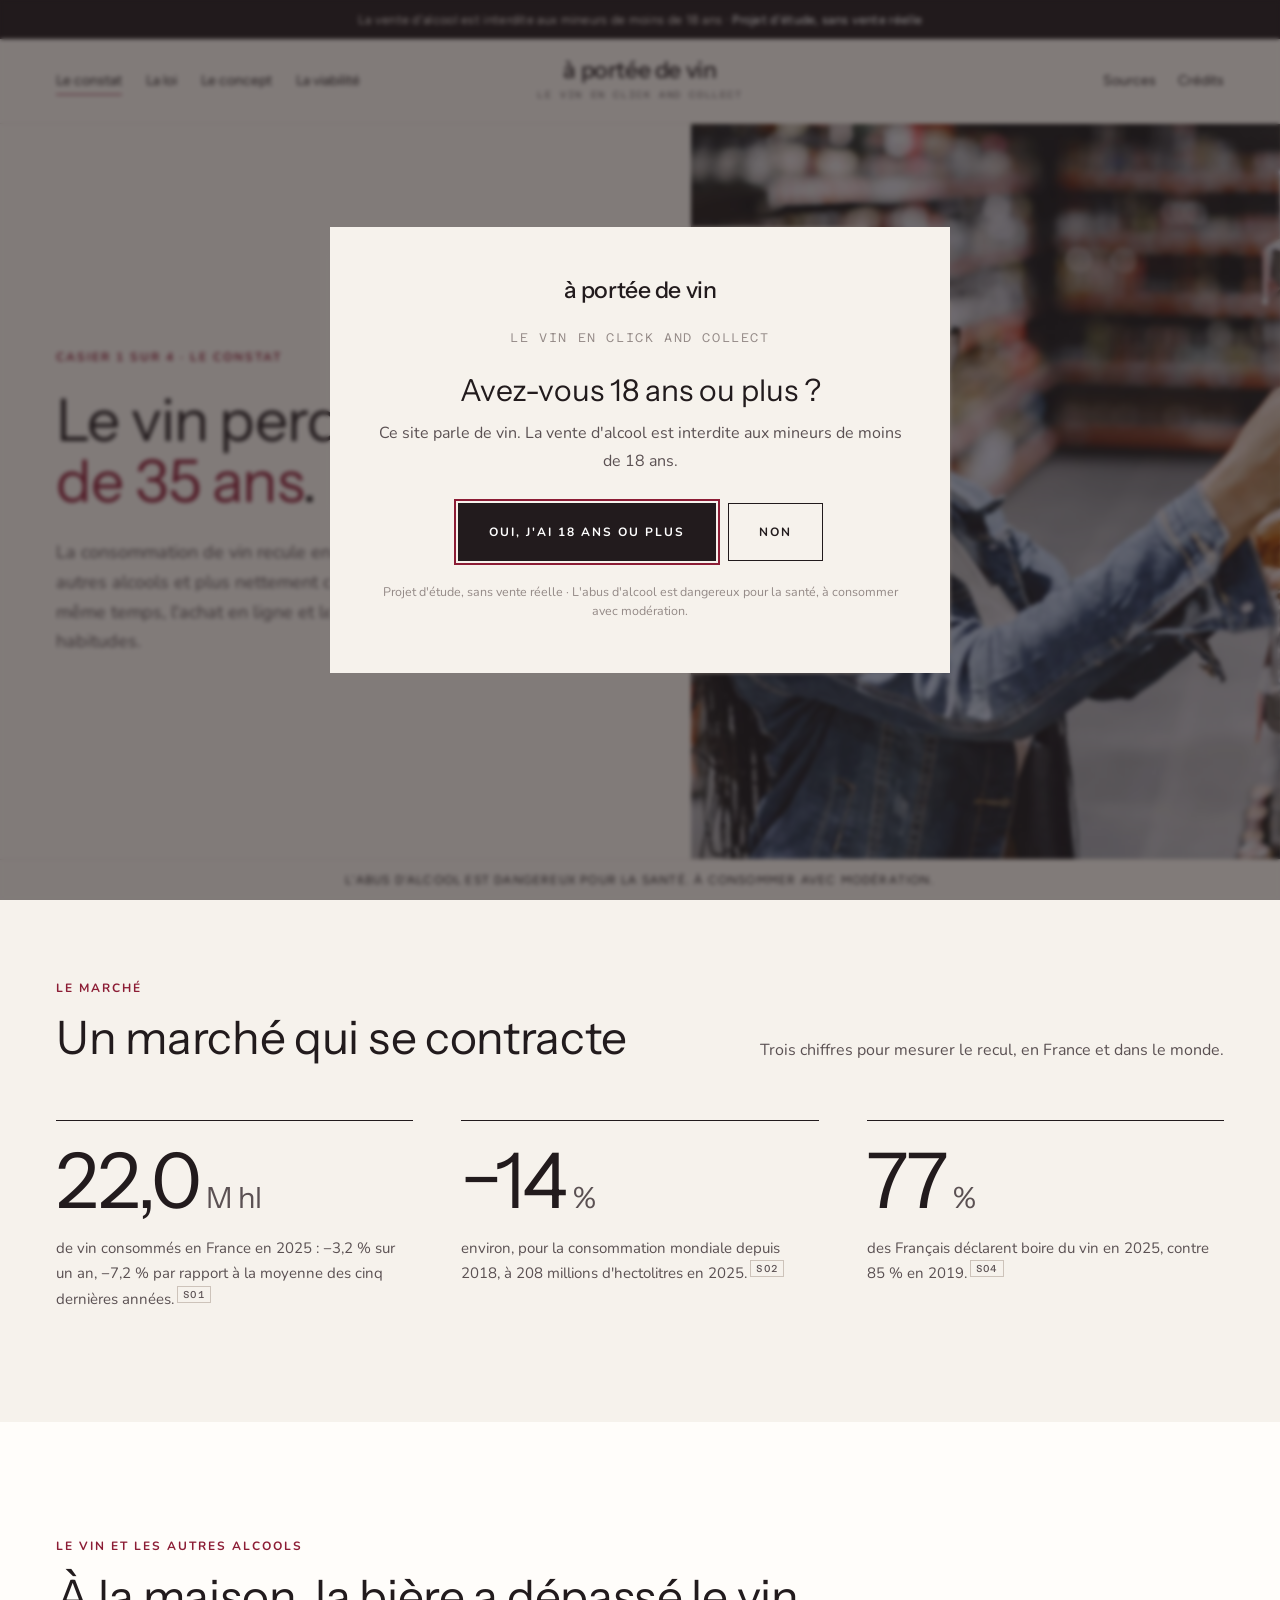
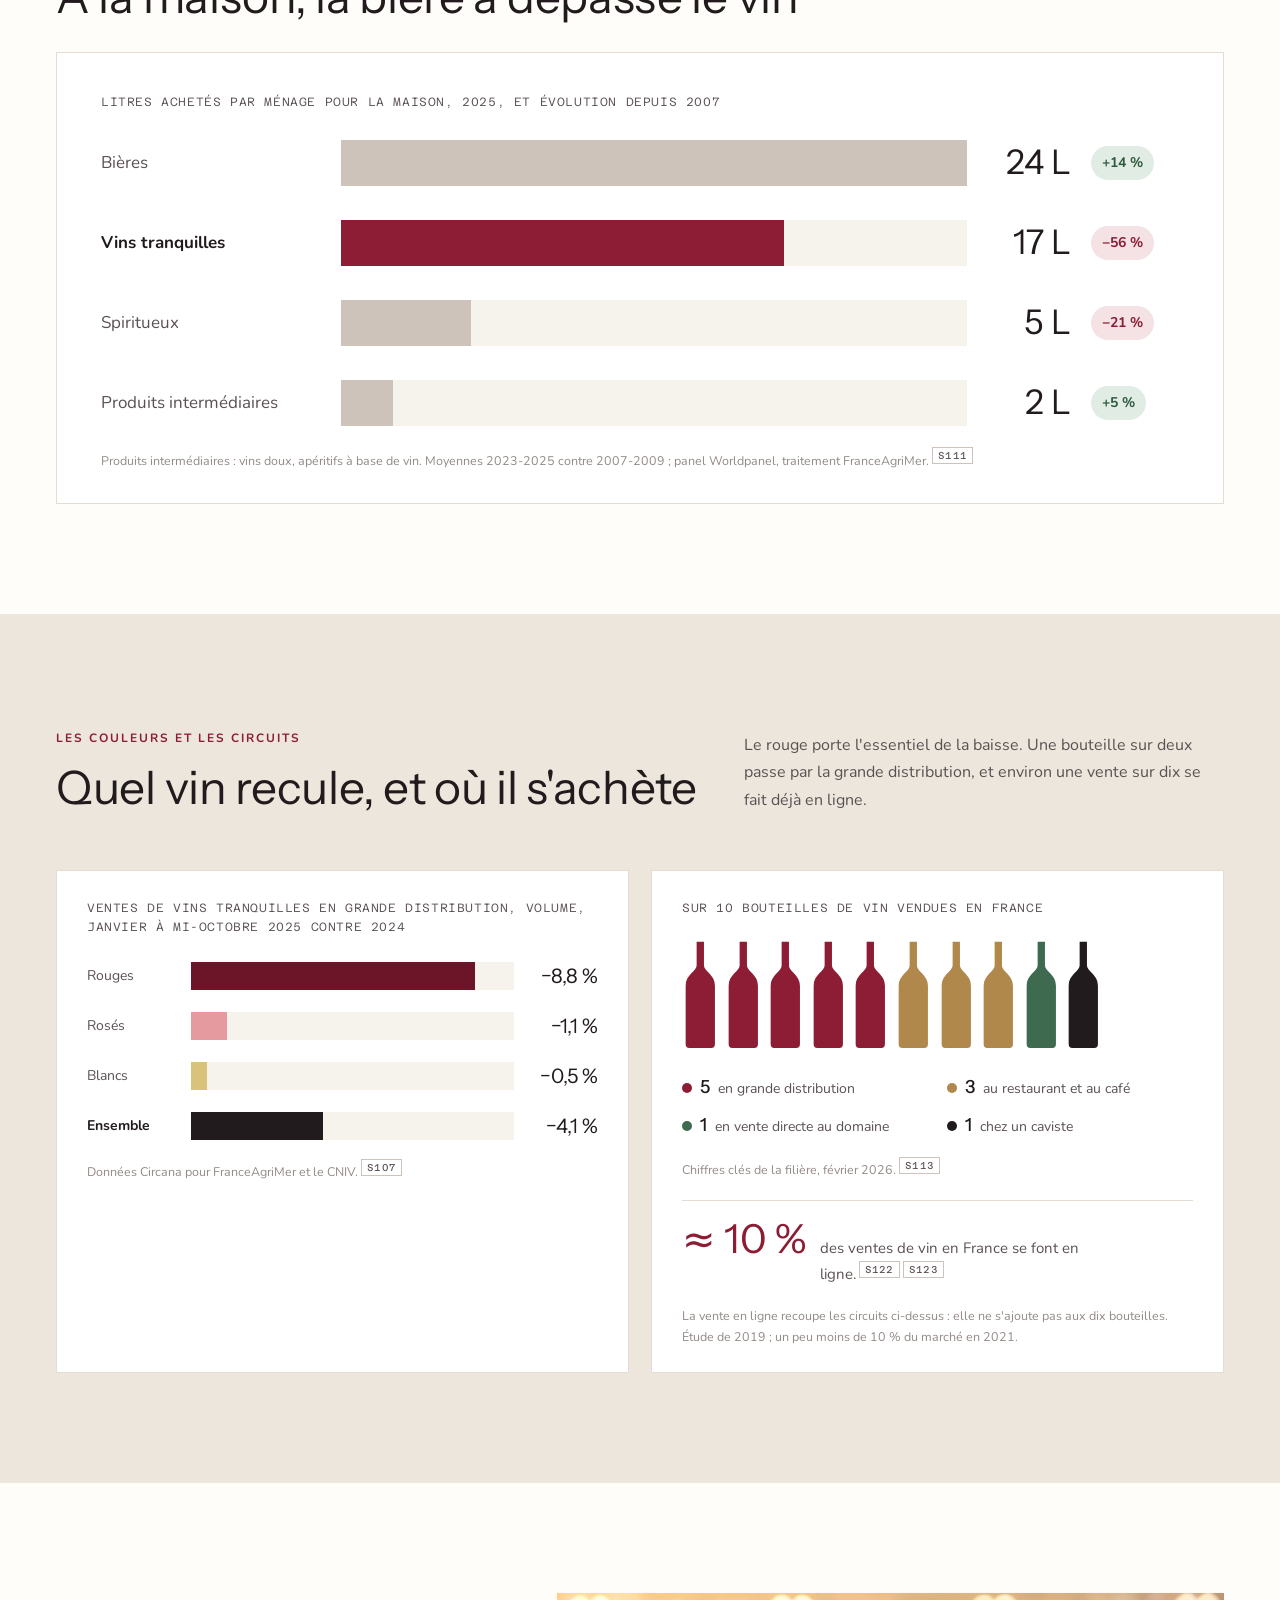
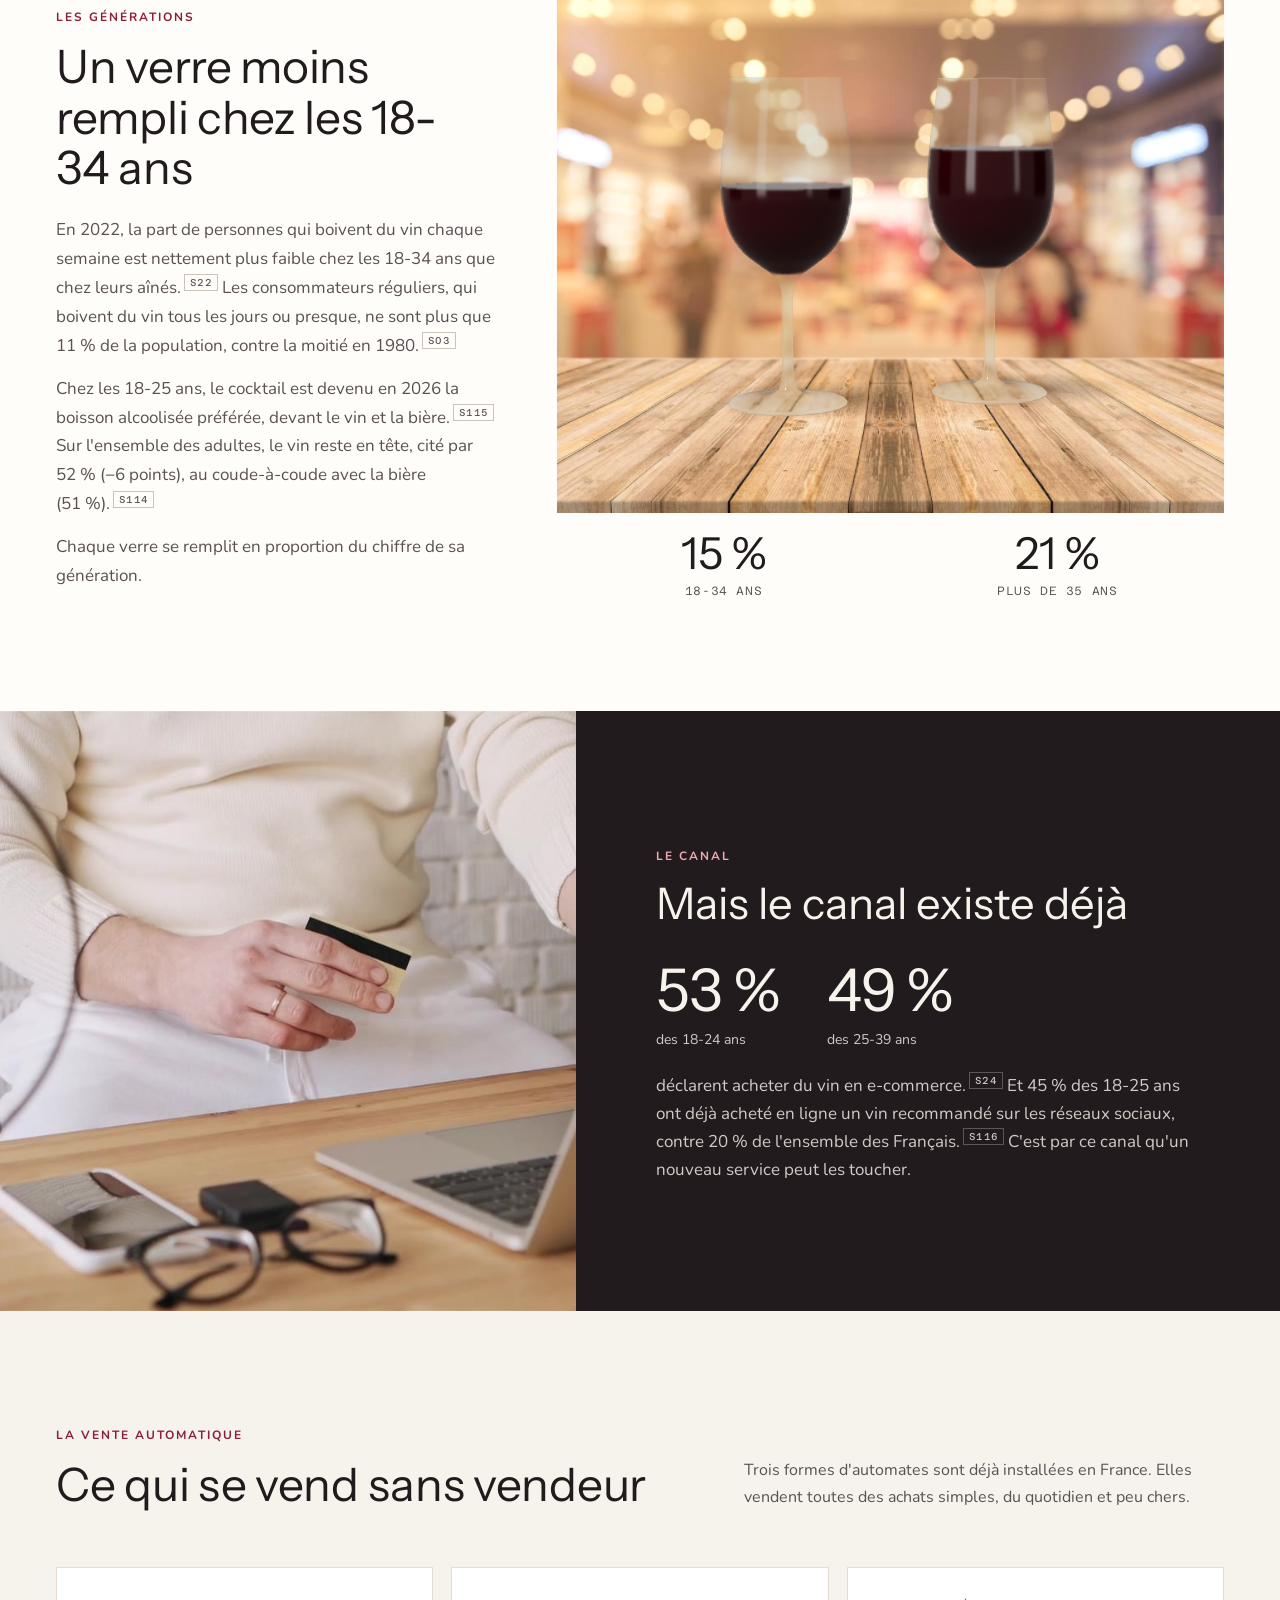
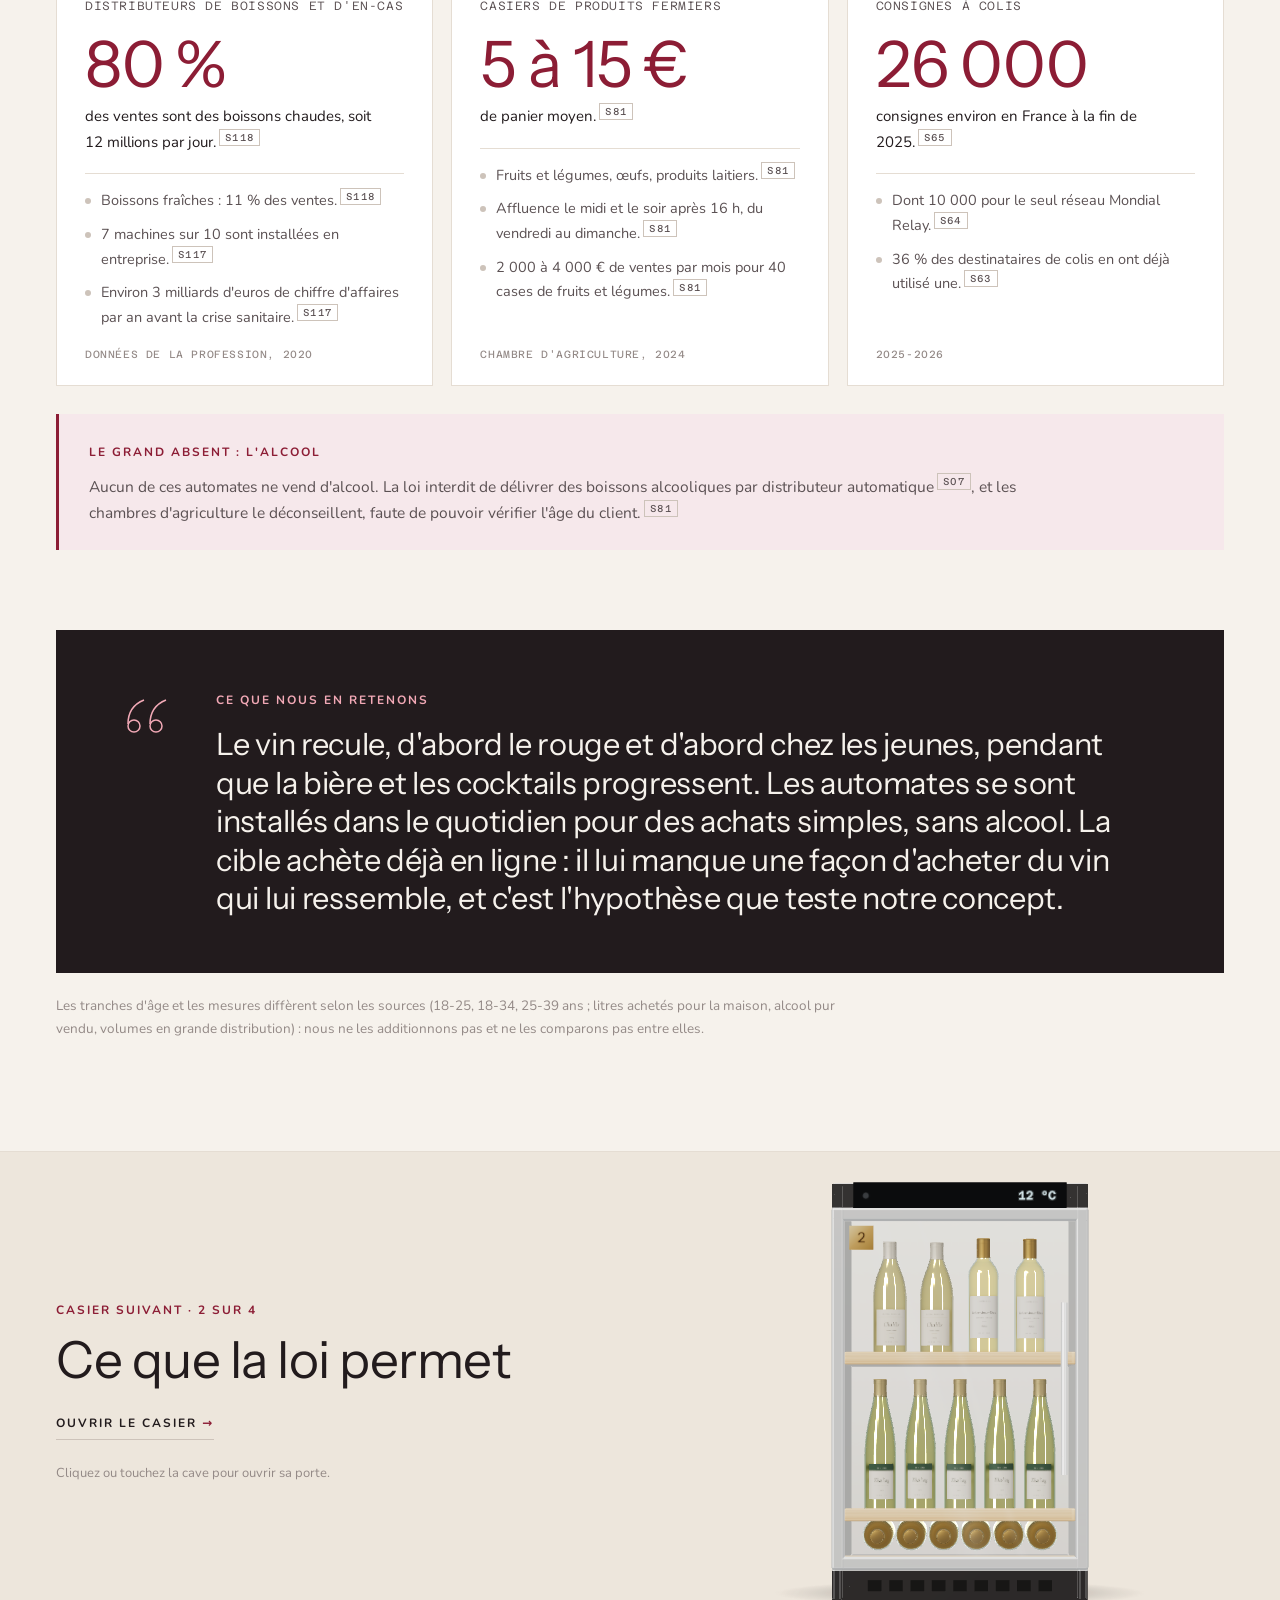
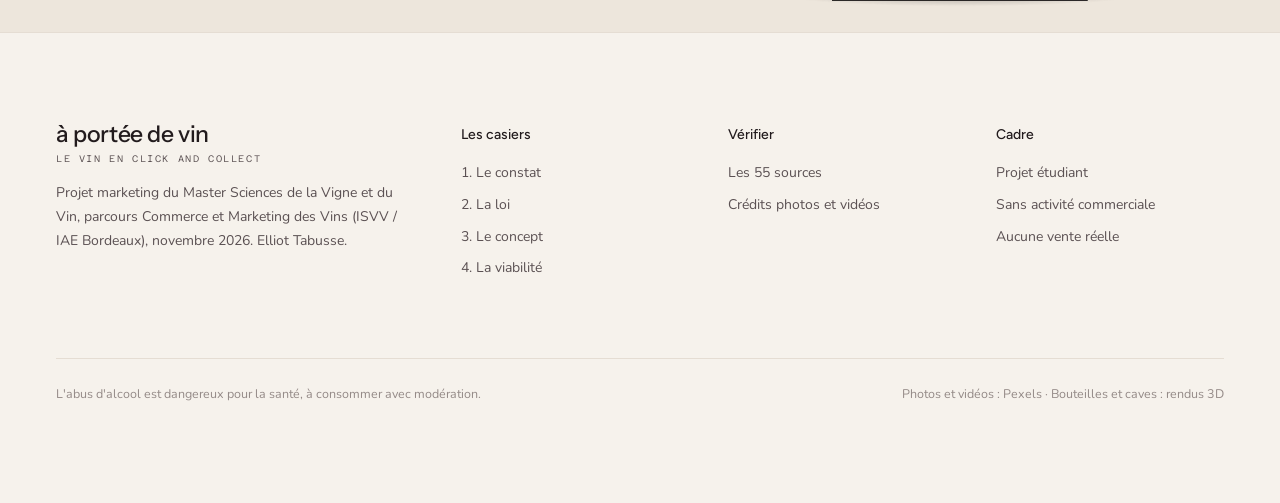
<file: constat.html>
<!doctype html>
<html lang="fr">
<head>
<meta charset="utf-8">
<meta name="viewport" content="width=device-width, initial-scale=1">
<title>Le constat · À portée de vin</title>
<meta name="description" content="La consommation de vin recule, surtout chez les moins de 35 ans, pendant que la vente automatique et l'achat en ligne s'installent.">
<meta name="theme-color" content="#F6F2EC">
<link rel="preconnect" href="https://fonts.googleapis.com">
<link rel="preconnect" href="https://fonts.gstatic.com" crossorigin>
<link href="https://fonts.googleapis.com/css2?family=Instrument+Sans:wght@400;500;600&family=Figtree:wght@400;500;600&family=Nunito:wght@400;700&family=Azeret+Mono:wght@300;400;500;600&family=Cormorant+Garamond:ital,wght@0,500;0,600;1,500&display=swap" rel="stylesheet">
<link rel="stylesheet" href="assets/css/style.css">
</head>
<body>
<div class="voile-page" aria-hidden="true"></div>
<p class="legal-top">La vente d'alcool est interdite aux mineurs de moins de 18 ans · <b>Projet d'étude, sans vente réelle</b></p>
<header class="entete">
  <div class="wrap entete__corps">
    <button class="burger" type="button" aria-label="Menu" aria-expanded="false" aria-controls="tiroir"><span></span><span></span><span></span></button>
    <ul class="nav"><li><a href="constat.html" aria-current="page">Le constat</a></li><li><a href="loi.html">La loi</a></li><li><a href="concept.html">Le concept</a></li><li><a href="viabilite.html">La viabilité</a></li></ul>
    <a class="logo" href="index.html" aria-label="Accueil"><b>à portée de vin</b><small>Le vin en click and collect</small></a>
    <div class="entete__droite"><a href="sources.html">Sources</a><a href="sources.html#credits">Crédits</a></div>
  </div>
</header>
<nav class="tiroir" id="tiroir" aria-label="Menu"><a href="constat.html">Le constat</a><a href="loi.html">La loi</a><a href="concept.html">Le concept</a><a href="viabilite.html">La viabilité</a><a href="sources.html">Sources</a></nav>
<main>
<section class="heros">
  <div class="heros__texte">
    <span class="eyebrow">Casier 1 sur 4 · Le constat</span>
    <h1>Le vin perd les <em>moins de 35 ans</em>.</h1>
    <p class="heros__lead">La consommation de vin recule en France, plus vite que celle des autres alcools et plus nettement chez les jeunes adultes. Dans le même temps, l'achat en ligne et le retrait en casier sont entrés dans les habitudes.</p>
    
  </div>
  <figure class="heros__media"><img src="assets/img/achat-rayon.jpg" alt="" style="object-position:center"></figure>
</section>

<section class="section">
  <div class="wrap">
    <div class="tete-sec revele"><div><span class="eyebrow">Le marché</span><h2 class="h2">Un marché qui se contracte</h2></div><p>Trois chiffres pour mesurer le recul, en France et dans le monde.</p></div>
    <div class="compteurs">
      <div class="compteur revele"><div class="valeur"><span data-cible="22" data-dec="1">22,0</span><small>M hl</small></div><p>de vin consommés en France en 2025 : −3,2 % sur un an, −7,2 % par rapport à la moyenne des cinq dernières années.<a class="src" href="sources.html#s01" title="Source S01">S01</a></p></div>
      <div class="compteur revele"><div class="valeur">−<span data-cible="14">14</span><small>%</small></div><p>environ, pour la consommation mondiale depuis 2018, à 208 millions d'hectolitres en 2025.<a class="src" href="sources.html#s02" title="Source S02">S02</a></p></div>
      <div class="compteur revele"><div class="valeur"><span data-cible="77">77</span><small>%</small></div><p>des Français déclarent boire du vin en 2025, contre 85 % en 2019.<a class="src" href="sources.html#s04" title="Source S04">S04</a></p></div>
    </div>
  </div>
</section>

<section class="section section--blanc">
  <div class="wrap">
    <div class="titre-graph revele"><span class="eyebrow">Le vin et les autres alcools</span><h2 class="h2">À la maison, la bière a dépassé le vin</h2></div>
    <figure class="graph graph--carte graph--large revele" aria-label="Litres achetés par ménage pour la maison en 2025 : bières 24, vins tranquilles 17, spiritueux 5, produits intermédiaires 2">
      <figcaption class="mono">Litres achetés par ménage pour la maison, 2025, et évolution depuis 2007</figcaption>
      <div class="barres">
        <div class="barre"><span class="barre__nom">Bières</span><span class="barre__piste"><span class="barre__val" style="width:100%"></span></span><b>24 L</b><span class="evol evol--hausse">+14 %</span></div>
        <div class="barre barre--vin"><span class="barre__nom">Vins tranquilles</span><span class="barre__piste"><span class="barre__val" style="width:70.8%"></span></span><b>17 L</b><span class="evol evol--baisse">−56 %</span></div>
        <div class="barre"><span class="barre__nom">Spiritueux</span><span class="barre__piste"><span class="barre__val" style="width:20.8%"></span></span><b>5 L</b><span class="evol evol--baisse">−21 %</span></div>
        <div class="barre"><span class="barre__nom">Produits intermédiaires</span><span class="barre__piste"><span class="barre__val" style="width:8.3%"></span></span><b>2 L</b><span class="evol evol--hausse">+5 %</span></div>
      </div>
      <p class="graph__note">Produits intermédiaires : vins doux, apéritifs à base de vin. Moyennes 2023-2025 contre 2007-2009 ; panel Worldpanel, traitement FranceAgriMer.<a class="src" href="sources.html#s111" title="Source S111">S111</a></p>
    </figure>
  </div>
</section>

<section class="section section--sable">
  <div class="wrap">
    <div class="tete-sec revele"><div><span class="eyebrow">Les couleurs et les circuits</span><h2 class="h2">Quel vin recule, et où il s'achète</h2></div><p>Le rouge porte l'essentiel de la baisse. Une bouteille sur deux passe par la grande distribution, et environ une vente sur dix se fait déjà en ligne.</p></div>
    <div class="duo-graph">
      <figure class="graph graph--carte revele" aria-label="Ventes en volume en grande distribution, de janvier à mi-octobre 2025 par rapport à 2024 : rouges moins 8,8 %, rosés moins 1,1 %, blancs moins 0,5 %, ensemble moins 4,1 %">
        <figcaption class="mono">Ventes de vins tranquilles en grande distribution, volume, janvier à mi-octobre 2025 contre 2024</figcaption>
        <div class="ecarts">
          <div class="ecart ecart--rouge"><span class="ecart__nom">Rouges</span><span class="ecart__piste"><span style="width:88%"></span></span><b>−8,8 %</b></div>
          <div class="ecart ecart--rose"><span class="ecart__nom">Rosés</span><span class="ecart__piste"><span style="width:11%"></span></span><b>−1,1 %</b></div>
          <div class="ecart ecart--blanc"><span class="ecart__nom">Blancs</span><span class="ecart__piste"><span style="width:5%"></span></span><b>−0,5 %</b></div>
          <div class="ecart ecart--total"><span class="ecart__nom">Ensemble</span><span class="ecart__piste"><span style="width:41%"></span></span><b>−4,1 %</b></div>
        </div>
        <p class="graph__note">Données Circana pour FranceAgriMer et le CNIV.<a class="src" href="sources.html#s107" title="Source S107">S107</a></p>
      </figure>
      <figure class="graph graph--carte revele" aria-label="Sur 10 bouteilles de vin vendues en France : 5 en grande distribution, 3 en restaurants, 1 en vente directe, 1 chez les cavistes">
        <figcaption class="mono">Sur 10 bouteilles de vin vendues en France</figcaption>
        <div class="dix-btl"><span class="btl btl--gd"><svg viewBox="0 0 20 60" aria-hidden="true"><path d="M8 1h4v13c0 3 6 5 6 11v32a2 2 0 0 1-2 2H4a2 2 0 0 1-2-2V25c0-6 6-8 6-11z"/></svg></span><span class="btl btl--gd"><svg viewBox="0 0 20 60" aria-hidden="true"><path d="M8 1h4v13c0 3 6 5 6 11v32a2 2 0 0 1-2 2H4a2 2 0 0 1-2-2V25c0-6 6-8 6-11z"/></svg></span><span class="btl btl--gd"><svg viewBox="0 0 20 60" aria-hidden="true"><path d="M8 1h4v13c0 3 6 5 6 11v32a2 2 0 0 1-2 2H4a2 2 0 0 1-2-2V25c0-6 6-8 6-11z"/></svg></span><span class="btl btl--gd"><svg viewBox="0 0 20 60" aria-hidden="true"><path d="M8 1h4v13c0 3 6 5 6 11v32a2 2 0 0 1-2 2H4a2 2 0 0 1-2-2V25c0-6 6-8 6-11z"/></svg></span><span class="btl btl--gd"><svg viewBox="0 0 20 60" aria-hidden="true"><path d="M8 1h4v13c0 3 6 5 6 11v32a2 2 0 0 1-2 2H4a2 2 0 0 1-2-2V25c0-6 6-8 6-11z"/></svg></span><span class="btl btl--chr"><svg viewBox="0 0 20 60" aria-hidden="true"><path d="M8 1h4v13c0 3 6 5 6 11v32a2 2 0 0 1-2 2H4a2 2 0 0 1-2-2V25c0-6 6-8 6-11z"/></svg></span><span class="btl btl--chr"><svg viewBox="0 0 20 60" aria-hidden="true"><path d="M8 1h4v13c0 3 6 5 6 11v32a2 2 0 0 1-2 2H4a2 2 0 0 1-2-2V25c0-6 6-8 6-11z"/></svg></span><span class="btl btl--chr"><svg viewBox="0 0 20 60" aria-hidden="true"><path d="M8 1h4v13c0 3 6 5 6 11v32a2 2 0 0 1-2 2H4a2 2 0 0 1-2-2V25c0-6 6-8 6-11z"/></svg></span><span class="btl btl--direct"><svg viewBox="0 0 20 60" aria-hidden="true"><path d="M8 1h4v13c0 3 6 5 6 11v32a2 2 0 0 1-2 2H4a2 2 0 0 1-2-2V25c0-6 6-8 6-11z"/></svg></span><span class="btl btl--caviste"><svg viewBox="0 0 20 60" aria-hidden="true"><path d="M8 1h4v13c0 3 6 5 6 11v32a2 2 0 0 1-2 2H4a2 2 0 0 1-2-2V25c0-6 6-8 6-11z"/></svg></span></div>
        <ul class="dix-legende">
          <li><i class="btl--gd"></i><b>5</b> en grande distribution</li>
          <li><i class="btl--chr"></i><b>3</b> au restaurant et au café</li>
          <li><i class="btl--direct"></i><b>1</b> en vente directe au domaine</li>
          <li><i class="btl--caviste"></i><b>1</b> chez un caviste</li>
        </ul>
        <p class="graph__note">Chiffres clés de la filière, février 2026.<a class="src" href="sources.html#s113" title="Source S113">S113</a></p>
        <div class="en-ligne"><b>≈ 10 %</b><span>des ventes de vin en France se font en ligne.<a class="src" href="sources.html#s122" title="Source S122">S122</a><a class="src" href="sources.html#s123" title="Source S123">S123</a></span></div>
        <p class="graph__note">La vente en ligne recoupe les circuits ci-dessus : elle ne s'ajoute pas aux dix bouteilles. Étude de 2019 ; un peu moins de 10 % du marché en 2021.</p>
      </figure>
    </div>
  </div>
</section>

<section class="section section--blanc">
  <div class="wrap verres">
    <div class="revele">
      <span class="eyebrow">Les générations</span>
      <h2 class="h2" style="margin:12px 0 22px">Un verre moins rempli chez les 18-34 ans</h2>
      <div class="prose"><p>En 2022, la part de personnes qui boivent du vin chaque semaine est nettement plus faible chez les 18-34 ans que chez leurs aînés.<a class="src" href="sources.html#s22" title="Source S22">S22</a> Les consommateurs réguliers, qui boivent du vin tous les jours ou presque, ne sont plus que 11 % de la population, contre la moitié en 1980.<a class="src" href="sources.html#s03" title="Source S03">S03</a></p><p>Chez les 18-25 ans, le cocktail est devenu en 2026 la boisson alcoolisée préférée, devant le vin et la bière.<a class="src" href="sources.html#s115" title="Source S115">S115</a> Sur l'ensemble des adultes, le vin reste en tête, cité par 52 % (−6 points), au coude-à-coude avec la bière (51 %).<a class="src" href="sources.html#s114" title="Source S114">S114</a></p><p>Chaque verre se remplit en proportion du chiffre de sa génération.</p></div>
    </div>
    <div>
      <div class="verres__scene" role="img" aria-label="Deux verres de vin : 15 % de buveurs hebdomadaires chez les 18-34 ans, 21 % chez les plus de 35 ans."><img class="verres__secours" src="assets/img/verres-rendu.jpg" alt=""></div>
      <div class="verres__legendes"><div><b>15 %</b><span class="mono">18-34 ans</span></div><div><b>21 %</b><span class="mono">Plus de 35 ans</span></div></div>
    </div>
  </div>
</section>

<section class="club">
  <div class="club__grille">
    <div class="club__img"><img src="assets/img/achat-en-ligne-poster.jpg" alt=""><video data-auto autoplay muted loop playsinline preload="metadata" poster="assets/img/achat-en-ligne-poster.jpg" aria-hidden="true"><source src="assets/video/achat-en-ligne.mp4" type="video/mp4"></video></div>
    <div class="club__corps revele">
      <span class="eyebrow">Le canal</span>
      <h2>Mais le canal existe déjà</h2>
      <div class="duo-grands"><div><b>53 %</b><span>des 18-24 ans</span></div><div><b>49 %</b><span>des 25-39 ans</span></div></div>
      <p class="lead">déclarent acheter du vin en e-commerce.<a class="src" href="sources.html#s24" title="Source S24">S24</a> Et 45 % des 18-25 ans ont déjà acheté en ligne un vin recommandé sur les réseaux sociaux, contre 20 % de l'ensemble des Français.<a class="src" href="sources.html#s116" title="Source S116">S116</a> C'est par ce canal qu'un nouveau service peut les toucher.</p>
    </div>
  </div>
</section>

<section class="section">
  <div class="wrap">
    <div class="tete-sec revele"><div><span class="eyebrow">La vente automatique</span><h2 class="h2">Ce qui se vend sans vendeur</h2></div><p>Trois formes d'automates sont déjà installées en France. Elles vendent toutes des achats simples, du quotidien et peu chers.</p></div>
    <div class="automates">
      <article class="automate revele"><span class="mono">Distributeurs de boissons et d'en-cas</span><div class="automate__chiffre">80 %</div><p class="automate__legende">des ventes sont des boissons chaudes, soit 12 millions par jour.<a class="src" href="sources.html#s118" title="Source S118">S118</a></p>
        <ul><li>Boissons fraîches : 11 % des ventes.<a class="src" href="sources.html#s118" title="Source S118">S118</a></li><li>7 machines sur 10 sont installées en entreprise.<a class="src" href="sources.html#s117" title="Source S117">S117</a></li><li>Environ 3 milliards d'euros de chiffre d'affaires par an avant la crise sanitaire.<a class="src" href="sources.html#s117" title="Source S117">S117</a></li></ul><span class="automate__date">Données de la profession, 2020</span></article>
      <article class="automate revele"><span class="mono">Casiers de produits fermiers</span><div class="automate__chiffre">5 à 15 €</div><p class="automate__legende">de panier moyen.<a class="src" href="sources.html#s81" title="Source S81">S81</a></p>
        <ul><li>Fruits et légumes, œufs, produits laitiers.<a class="src" href="sources.html#s81" title="Source S81">S81</a></li><li>Affluence le midi et le soir après 16 h, du vendredi au dimanche.<a class="src" href="sources.html#s81" title="Source S81">S81</a></li><li>2 000 à 4 000 € de ventes par mois pour 40 cases de fruits et légumes.<a class="src" href="sources.html#s81" title="Source S81">S81</a></li></ul><span class="automate__date">Chambre d'agriculture, 2024</span></article>
      <article class="automate revele"><span class="mono">Consignes à colis</span><div class="automate__chiffre">26 000</div><p class="automate__legende">consignes environ en France à la fin de 2025.<a class="src" href="sources.html#s65" title="Source S65">S65</a></p>
        <ul><li>Dont 10 000 pour le seul réseau Mondial Relay.<a class="src" href="sources.html#s64" title="Source S64">S64</a></li><li>36 % des destinataires de colis en ont déjà utilisé une.<a class="src" href="sources.html#s63" title="Source S63">S63</a></li></ul><span class="automate__date">2025-2026</span></article>
    </div>
    <div class="absent revele"><span class="eyebrow">Le grand absent : l'alcool</span><p>Aucun de ces automates ne vend d'alcool. La loi interdit de délivrer des boissons alcooliques par distributeur automatique<a class="src" href="sources.html#s07" title="Source S07">S07</a>, et les chambres d'agriculture le déconseillent, faute de pouvoir vérifier l'âge du client.<a class="src" href="sources.html#s81" title="Source S81">S81</a></p></div>
    <div class="retenir revele"><svg viewBox="0 0 56 56" fill="none" stroke="currentColor" stroke-width="1.5" aria-hidden="true"><path d="M8 38c0-12 6-20 16-24M30 38c0-12 6-20 16-24"/><circle cx="14" cy="40" r="6"/><circle cx="36" cy="40" r="6"/></svg><div><span class="eyebrow">Ce que nous en retenons</span><p>Le vin recule, d'abord le rouge et d'abord chez les jeunes, pendant que la bière et les cocktails progressent. Les automates se sont installés dans le quotidien pour des achats simples, sans alcool. La cible achète déjà en ligne : il lui manque une façon d'acheter du vin qui lui ressemble, et c'est l'hypothèse que teste notre concept.</p></div></div>
    <p class="limite">Les tranches d'âge et les mesures diffèrent selon les sources (18-25, 18-34, 25-39 ans ; litres achetés pour la maison, alcool pur vendu, volumes en grande distribution) : nous ne les additionnons pas et ne les comparons pas entre elles.</p>
  </div>
</section>
<a class="suivant" href="loi.html" data-cave="1" aria-label="Casier suivant : Ce que la loi permet">
  <div class="suivant__texte"><span class="eyebrow">Casier suivant · 2 sur 4</span><h2>Ce que la loi permet</h2><span class="lien-fleche">Ouvrir le casier</span><p class="note">Cliquez ou touchez la cave pour ouvrir sa porte.</p></div>
  <div class="suivant__cave"><img class="cave__secours" src="assets/img/cave-seule.jpg" alt="" loading="lazy"></div>
</a>
</main>
<footer class="pied">
  <div class="wrap">
    <div class="pied__grille">
      <div><a class="logo" href="index.html" aria-label="Accueil"><b>à portée de vin</b><small>Le vin en click and collect</small></a><p>Projet marketing du Master Sciences de la Vigne et du Vin, parcours Commerce et Marketing des Vins (ISVV / IAE Bordeaux), novembre 2026. Elliot Tabusse.</p></div>
      <div><h4>Les casiers</h4><ul><li><a href="constat.html">1. Le constat</a></li><li><a href="loi.html">2. La loi</a></li><li><a href="concept.html">3. Le concept</a></li><li><a href="viabilite.html">4. La viabilité</a></li></ul></div>
      <div><h4>Vérifier</h4><ul><li><a href="sources.html">Les 55 sources</a></li><li><a href="sources.html#credits">Crédits photos et vidéos</a></li></ul></div>
      <div><h4>Cadre</h4><ul><li>Projet étudiant</li><li>Sans activité commerciale</li><li>Aucune vente réelle</li></ul></div>
    </div>
    <div class="pied__bas"><span>L'abus d'alcool est dangereux pour la santé, à consommer avec modération.</span><span>Photos et vidéos : Pexels · Bouteilles et caves : rendus 3D</span></div>
  </div>
</footer>
<p class="evin-bas">L'abus d'alcool est dangereux pour la santé. À consommer avec modération.</p>
<div class="modal" id="age" role="dialog" aria-modal="true" aria-labelledby="age-titre" aria-hidden="true">
  <div class="modal__voile"></div>
  <div class="modal__boite">
    <span class="logo" aria-label="Accueil"><b>à portée de vin</b><small>Le vin en click and collect</small></span>
    <h2 id="age-titre">Avez-vous 18 ans ou plus ?</h2>
    <p>Ce site parle de vin. La vente d'alcool est interdite aux mineurs de moins de 18 ans.</p>
    <div class="rangee"><button class="btn" type="button" data-age="oui">Oui, j'ai 18 ans ou plus</button><button class="btn btn--ghost" type="button" data-age="non">Non</button></div>
    <p class="refus" hidden>Ce site est réservé aux personnes majeures.</p>
    <small>Projet d'étude, sans vente réelle · L'abus d'alcool est dangereux pour la santé, à consommer avec modération.</small>
  </div>
</div>
<script src="assets/js/scene3d.js"></script>
<script src="assets/js/app.js"></script>
</body>
</html>
</file>
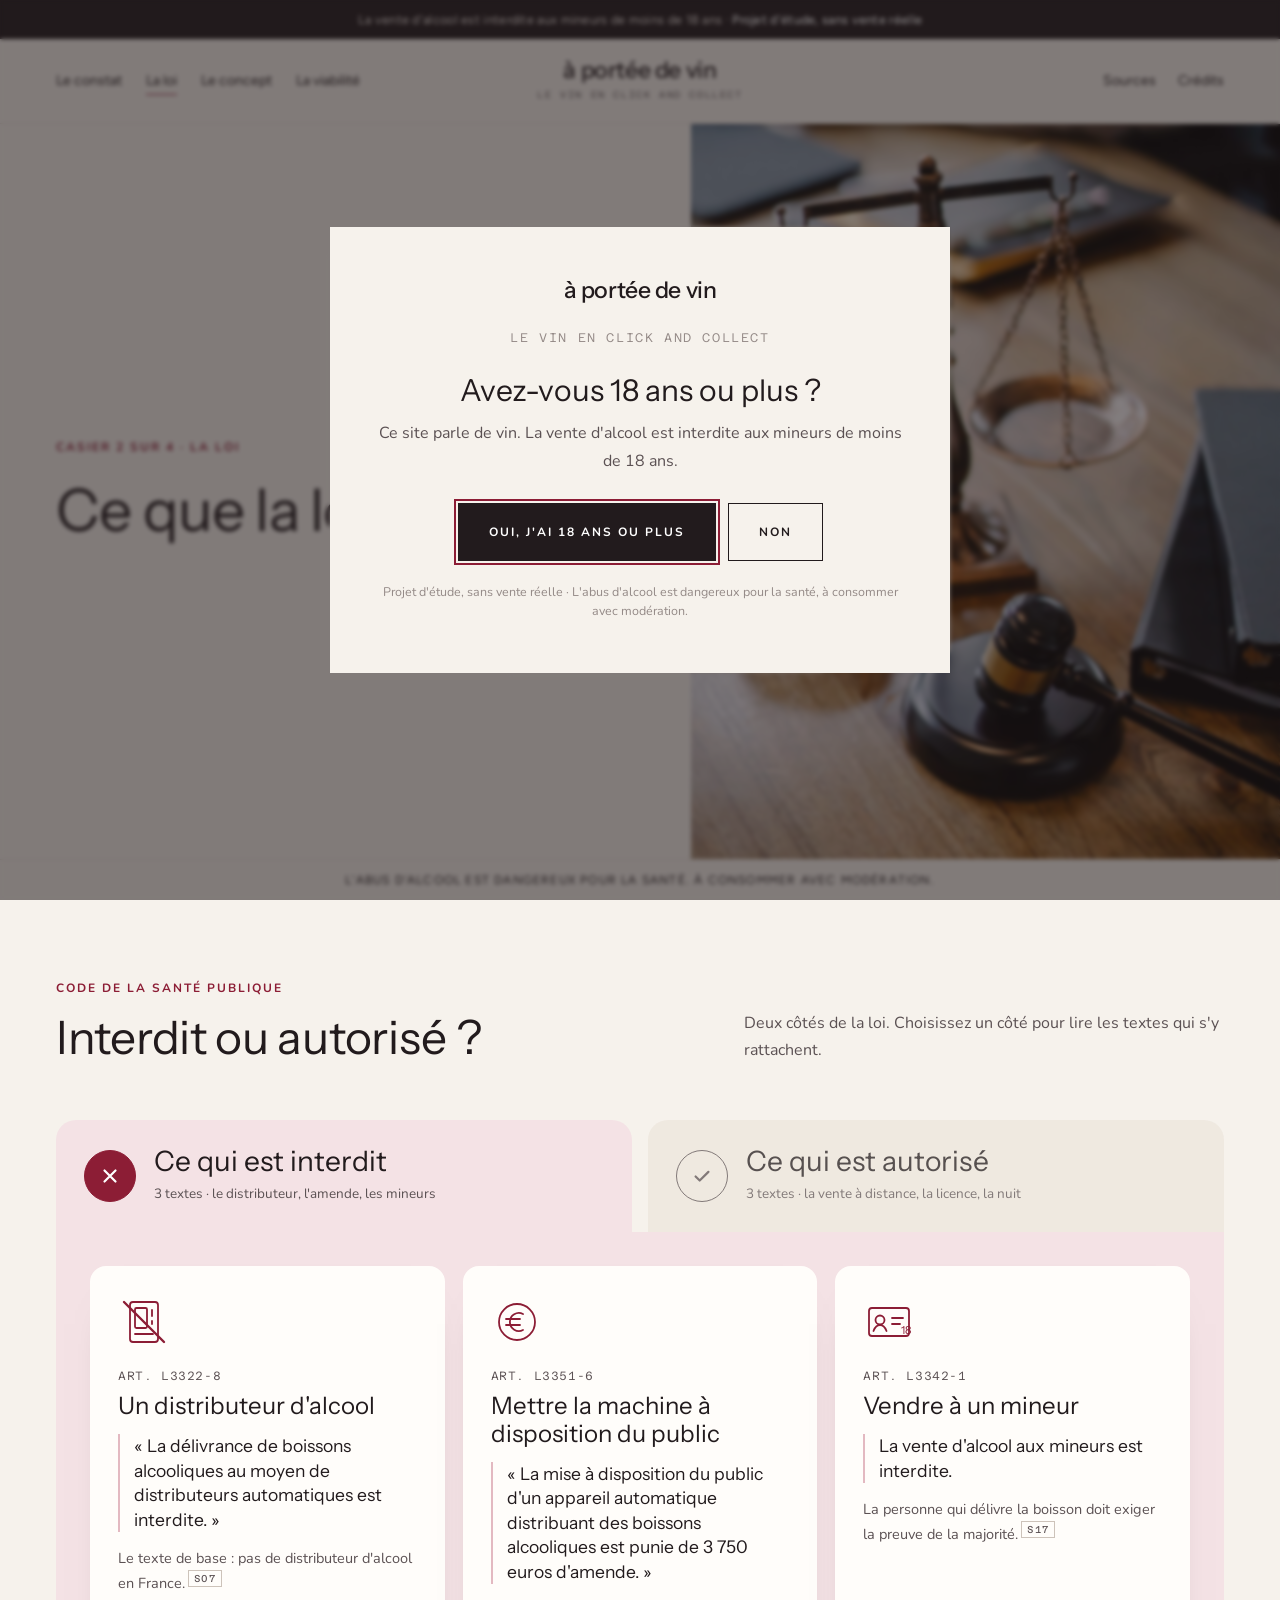
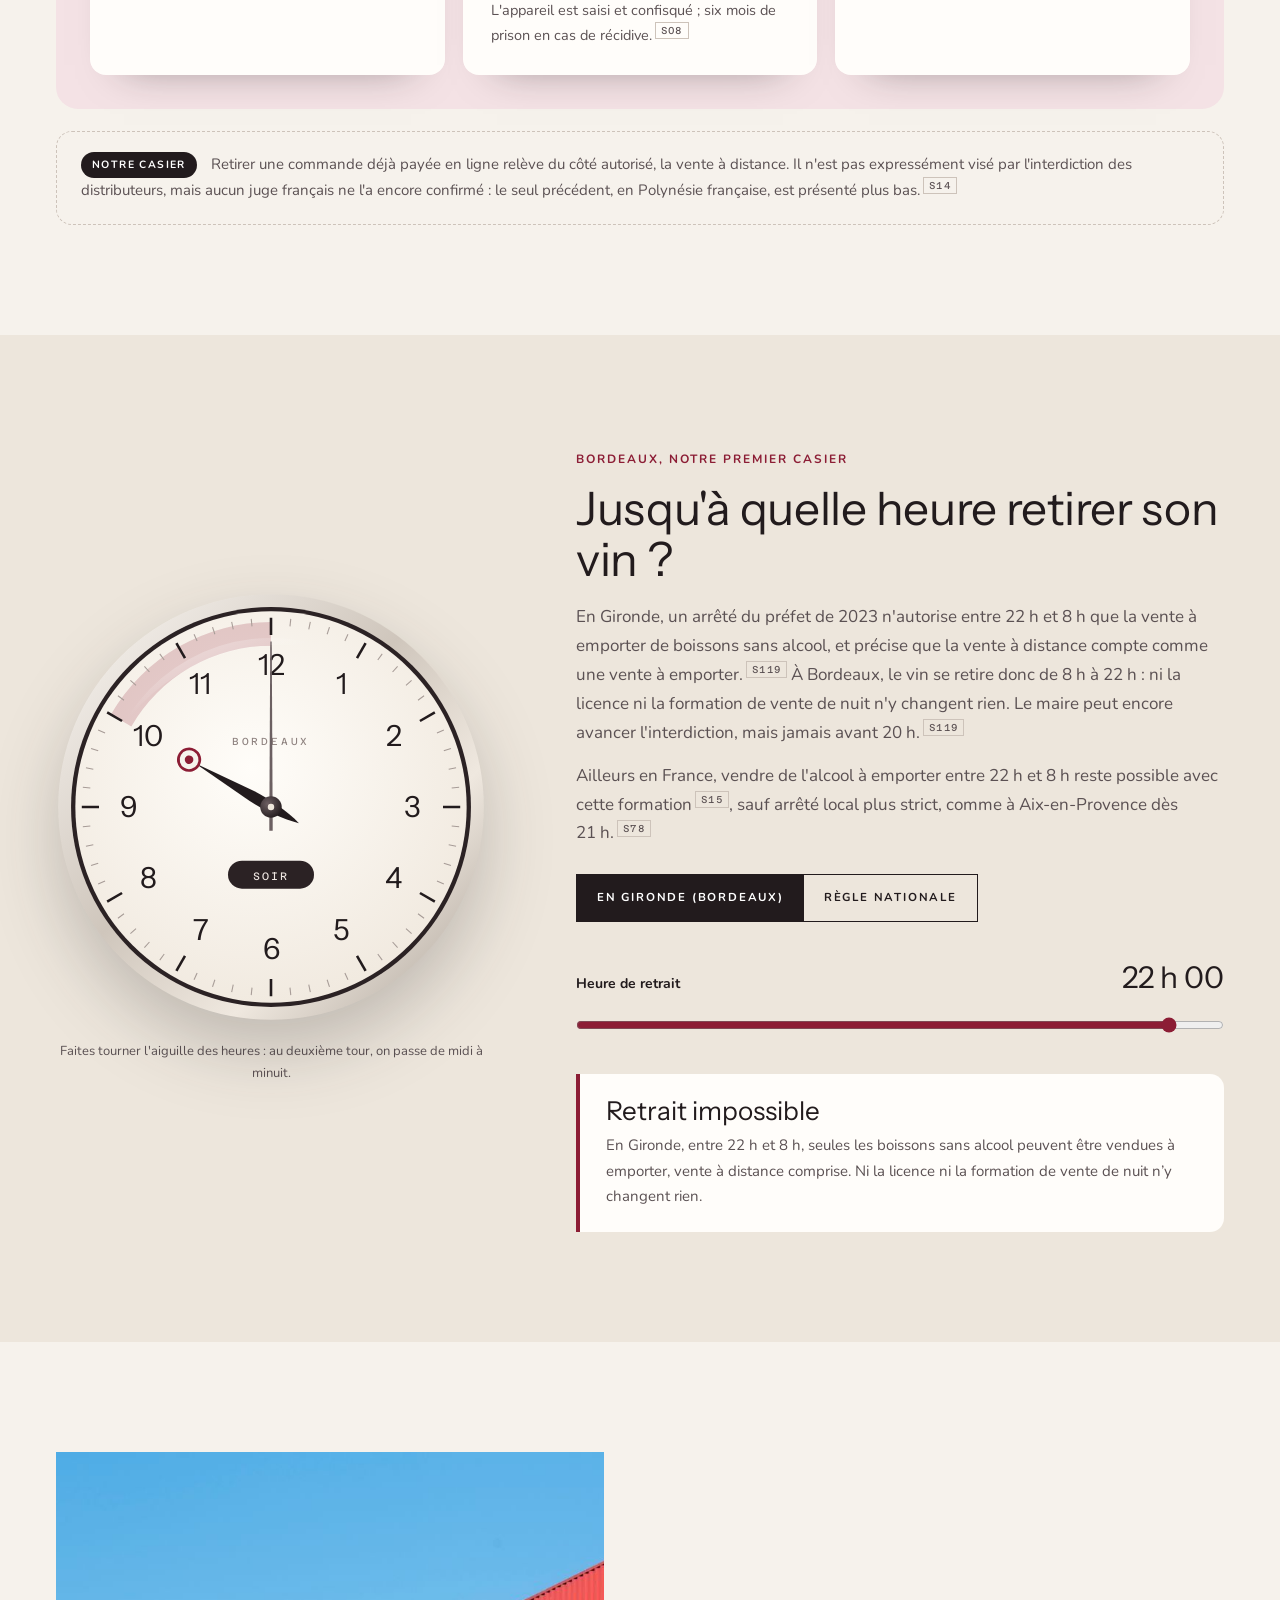
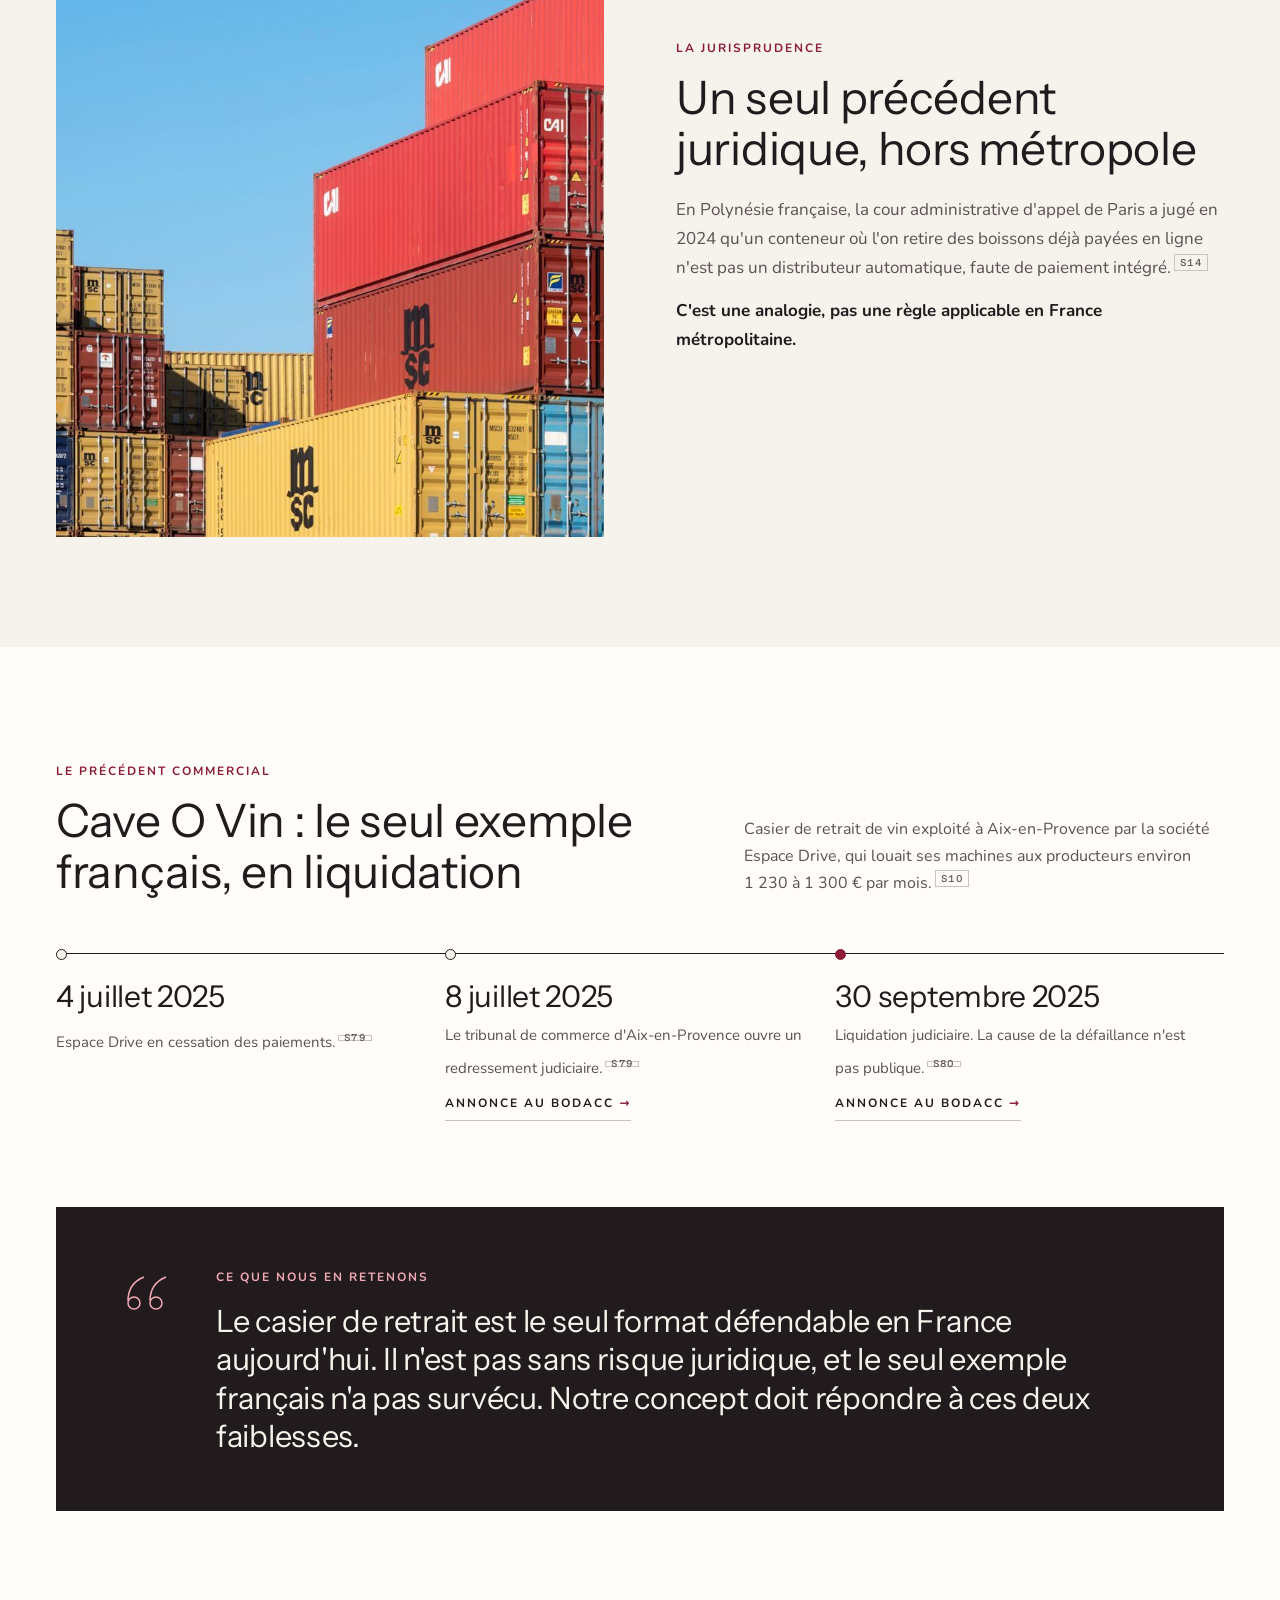
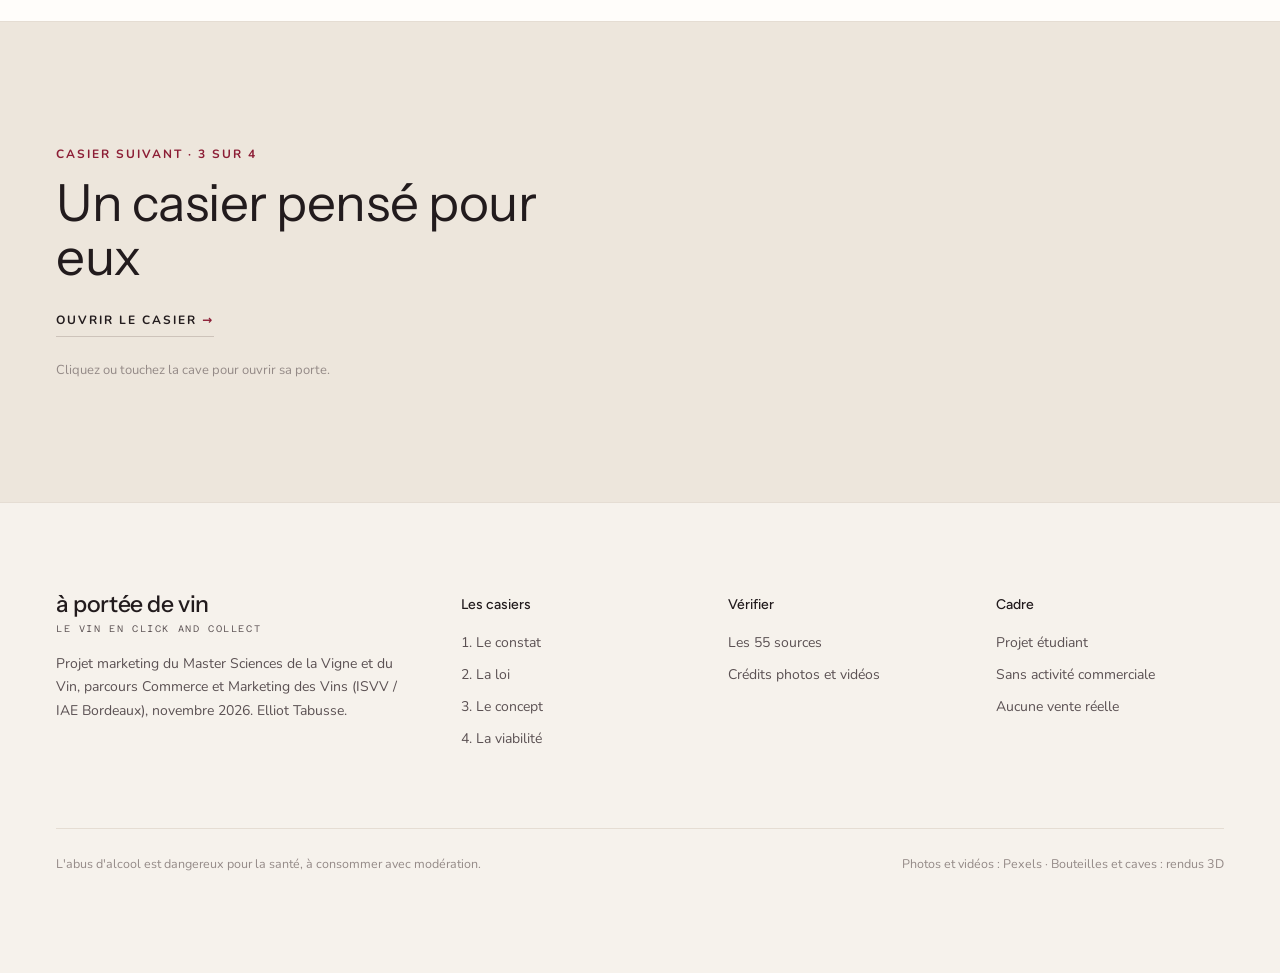
<file: loi.html>
<!doctype html>
<html lang="fr">
<head>
<meta charset="utf-8">
<meta name="viewport" content="width=device-width, initial-scale=1">
<title>La loi · À portée de vin</title>
<meta name="description" content="Ce que la loi française permet pour un casier de retrait de vin.">
<meta name="theme-color" content="#F6F2EC">
<link rel="preconnect" href="https://fonts.googleapis.com">
<link rel="preconnect" href="https://fonts.gstatic.com" crossorigin>
<link href="https://fonts.googleapis.com/css2?family=Instrument+Sans:wght@400;500;600&family=Figtree:wght@400;500;600&family=Nunito:wght@400;700&family=Azeret+Mono:wght@300;400;500;600&family=Cormorant+Garamond:ital,wght@0,500;0,600;1,500&display=swap" rel="stylesheet">
<link rel="stylesheet" href="assets/css/style.css">
</head>
<body>
<div class="voile-page" aria-hidden="true"></div>
<p class="legal-top">La vente d'alcool est interdite aux mineurs de moins de 18 ans · <b>Projet d'étude, sans vente réelle</b></p>
<header class="entete">
  <div class="wrap entete__corps">
    <button class="burger" type="button" aria-label="Menu" aria-expanded="false" aria-controls="tiroir"><span></span><span></span><span></span></button>
    <ul class="nav"><li><a href="constat.html">Le constat</a></li><li><a href="loi.html" aria-current="page">La loi</a></li><li><a href="concept.html">Le concept</a></li><li><a href="viabilite.html">La viabilité</a></li></ul>
    <a class="logo" href="index.html" aria-label="Accueil"><b>à portée de vin</b><small>Le vin en click and collect</small></a>
    <div class="entete__droite"><a href="sources.html">Sources</a><a href="sources.html#credits">Crédits</a></div>
  </div>
</header>
<nav class="tiroir" id="tiroir" aria-label="Menu"><a href="constat.html">Le constat</a><a href="loi.html">La loi</a><a href="concept.html">Le concept</a><a href="viabilite.html">La viabilité</a><a href="sources.html">Sources</a></nav>
<main>
<section class="heros">
  <div class="heros__texte">
    <span class="eyebrow">Casier 2 sur 4 · La loi</span>
    <h1>Ce que la loi <em>permet</em>.</h1>
    
    
  </div>
  <figure class="heros__media"><img src="assets/img/balance-justice.jpg" alt="" style="object-position:center 40%"></figure>
</section>

<section class="section">
  <div class="wrap">
    <div class="tete-sec revele"><div><span class="eyebrow">Code de la santé publique</span><h2 class="h2">Interdit ou autorisé ?</h2></div><p>Deux côtés de la loi. Choisissez un côté pour lire les textes qui s'y rattachent.</p></div>
    <div class="cotes revele" id="cotes">
      <div class="cotes__choix" role="tablist" aria-label="Côté de la loi">
        <button type="button" role="tab" id="onglet-non" class="cote cote--non" aria-selected="true" aria-controls="cote-non"><span class="cote__signe" aria-hidden="true"><svg viewBox="0 0 24 24" fill="none" stroke="currentColor" stroke-width="2.4" stroke-linecap="round"><path d="M6 6l12 12M18 6L6 18"/></svg></span><span class="cote__txt"><b>Ce qui est interdit</b><small>3 textes · le distributeur, l'amende, les mineurs</small></span></button>
        <button type="button" role="tab" id="onglet-oui" class="cote cote--oui" aria-selected="false" aria-controls="cote-oui" tabindex="-1"><span class="cote__signe" aria-hidden="true"><svg viewBox="0 0 24 24" fill="none" stroke="currentColor" stroke-width="2.4" stroke-linecap="round" stroke-linejoin="round"><path d="M5 12.5l4.5 4.5L19 7.5"/></svg></span><span class="cote__txt"><b>Ce qui est autorisé</b><small>3 textes · la vente à distance, la licence, la nuit</small></span></button>
      </div>
      <div class="cotes__panneau cotes__panneau--non" id="cote-non" role="tabpanel" aria-labelledby="onglet-non"><div class="loi-cartes"><article class="loi-carte" style="--i:0"><svg class="loi-carte__icone" viewBox="0 0 52 52" fill="none" stroke="currentColor" stroke-width="1.8" stroke-linecap="round" stroke-linejoin="round" aria-hidden="true"><rect x="12" y="6" width="28" height="40" rx="3"/><rect x="17" y="12" width="12" height="20" rx="1.5"/><path d="M34 14v6M34 25v3M17 38h18"/><path d="M6 6l40 40" class="barre"/></svg><span class="mono">Art. L3322-8</span><h3>Un distributeur d'alcool</h3><blockquote>« La délivrance de boissons alcooliques au moyen de distributeurs automatiques est interdite. »</blockquote><p>Le texte de base : pas de distributeur d'alcool en France.<a class="src" href="sources.html#s07" title="Source S07">S07</a></p></article><article class="loi-carte" style="--i:1"><svg class="loi-carte__icone" viewBox="0 0 52 52" fill="none" stroke="currentColor" stroke-width="1.8" stroke-linecap="round" stroke-linejoin="round" aria-hidden="true"><circle cx="26" cy="26" r="18"/><path d="M32 18a9 9 0 1 0 0 16M15 23h14M15 29h14"/></svg><span class="mono">Art. L3351-6</span><h3>Mettre la machine à disposition du public</h3><blockquote>« La mise à disposition du public d'un appareil automatique distribuant des boissons alcooliques est punie de 3 750 euros d'amende. »</blockquote><p>L'appareil est saisi et confisqué ; six mois de prison en cas de récidive.<a class="src" href="sources.html#s08" title="Source S08">S08</a></p></article><article class="loi-carte" style="--i:2"><svg class="loi-carte__icone" viewBox="0 0 52 52" fill="none" stroke="currentColor" stroke-width="1.8" stroke-linecap="round" stroke-linejoin="round" aria-hidden="true"><rect x="6" y="12" width="40" height="28" rx="3"/><circle cx="17" cy="24" r="4.5"/><path d="M10.5 35c1.5-4 4-6 6.5-6s5 2 6.5 6"/><path d="M29 22h11M29 28h8"/><text x="38" y="38" class="ic-txt">18</text></svg><span class="mono">Art. L3342-1</span><h3>Vendre à un mineur</h3><blockquote>La vente d'alcool aux mineurs est interdite.</blockquote><p>La personne qui délivre la boisson doit exiger la preuve de la majorité.<a class="src" href="sources.html#s17" title="Source S17">S17</a></p></article></div></div>
      <div class="cotes__panneau cotes__panneau--oui" id="cote-oui" role="tabpanel" aria-labelledby="onglet-oui" hidden><div class="loi-cartes"><article class="loi-carte" style="--i:0"><svg class="loi-carte__icone" viewBox="0 0 52 52" fill="none" stroke="currentColor" stroke-width="1.8" stroke-linecap="round" stroke-linejoin="round" aria-hidden="true"><rect x="9" y="6" width="20" height="36" rx="3.5"/><path d="M16 10h6M19 37h0"/><path d="M33 22h12l-2 18H35z"/><path d="M36 22v-3a3 3 0 0 1 6 0v3"/></svg><span class="mono">Art. L3331-4</span><h3>Commander en ligne, puis retirer</h3><blockquote>« La vente à distance est considérée comme une vente à emporter. »</blockquote><p>Commander en ligne puis retirer sa commande, c'est une vente à emporter.<a class="src" href="sources.html#s15" title="Source S15">S15</a></p></article><article class="loi-carte" style="--i:1"><svg class="loi-carte__icone" viewBox="0 0 52 52" fill="none" stroke="currentColor" stroke-width="1.8" stroke-linecap="round" stroke-linejoin="round" aria-hidden="true"><path d="M12 6h20l8 8v32H12z"/><path d="M32 6v8h8M18 22h16M18 28h16M18 34h9"/><circle cx="35" cy="38" r="4.5"/></svg><span class="mono">Art. L3331-3</span><h3>Vendre avec une licence à emporter</h3><blockquote>Une licence à emporter suffit.</blockquote><p>Petite licence à emporter ou licence à emporter, selon les boissons vendues.<a class="src" href="sources.html#s16" title="Source S16">S16</a></p></article><article class="loi-carte" style="--i:2"><svg class="loi-carte__icone" viewBox="0 0 52 52" fill="none" stroke="currentColor" stroke-width="1.8" stroke-linecap="round" stroke-linejoin="round" aria-hidden="true"><path d="M33 8a17 17 0 1 0 11 30A14 14 0 0 1 33 8z"/><path d="M40 12l1.2 2.6L44 15.8l-2.8 1.2L40 19.6l-1.2-2.6-2.8-1.2 2.8-1.2z"/></svg><span class="puce-cond">Sous condition</span><span class="mono">Art. L3331-4 et L3351-6</span><h3>Vendre la nuit</h3><blockquote>La vente de nuit reste possible, sous condition.</blockquote><p>Entre 22 h et 8 h, il faut avoir suivi une formation spécifique ; sinon, 3 750 € d'amende.<a class="src" href="sources.html#s08" title="Source S08">S08</a></p></article></div></div>
      <p class="cotes__casier"><span class="puce-gris">Notre casier</span> Retirer une commande déjà payée en ligne relève du côté autorisé, la vente à distance. Il n'est pas expressément visé par l'interdiction des distributeurs, mais aucun juge français ne l'a encore confirmé : le seul précédent, en Polynésie française, est présenté plus bas.<a class="src" href="sources.html#s14" title="Source S14">S14</a></p>
    </div>
  </div>
</section>

<section class="section section--sable">
  <div class="wrap horloge">
    <div class="horloge__cadran revele">
      <svg viewBox="0 0 400 400" id="cadran" role="slider" tabindex="0" aria-label="Heure de retrait : faites tourner l'aiguille des heures" aria-valuemin="0" aria-valuemax="23.75" aria-valuenow="22" aria-valuetext="22 h 00">
        <defs>
          <linearGradient id="lunette" x1="0" y1="0" x2="1" y2="1"><stop offset="0" stop-color="#fbf8f4"/><stop offset=".45" stop-color="#cfc6bc"/><stop offset=".7" stop-color="#efe8df"/><stop offset="1" stop-color="#a99f95"/></linearGradient>
          <radialGradient id="face" cx=".45" cy=".4" r=".7"><stop offset="0" stop-color="#fffdf9"/><stop offset="1" stop-color="#efe7dc"/></radialGradient>
          <radialGradient id="cap" cx=".35" cy=".35" r=".8"><stop offset="0" stop-color="#6d5f62"/><stop offset="1" stop-color="#1c1517"/></radialGradient>
          <linearGradient id="vitre" x1="0" y1="0" x2="1" y2="1"><stop offset="0" stop-color="#fff" stop-opacity=".55"/><stop offset=".45" stop-color="#fff" stop-opacity="0"/></linearGradient>
        </defs>
        <circle cx="200" cy="200" r="198" fill="url(#lunette)"/>
        <circle cx="200" cy="200" r="186" fill="#2b2224"/>
        <circle cx="200" cy="200" r="182" fill="url(#face)"/>
        <path id="arc-interdit" class="arc" d=""/>
        <g class="graduations"><line class="t-h" x1="200" y1="24" x2="200" y2="40" transform="rotate(0 200 200)"/><line class="t-q" x1="200" y1="24" x2="200" y2="31" transform="rotate(6 200 200)"/><line class="t-q" x1="200" y1="24" x2="200" y2="31" transform="rotate(12 200 200)"/><line class="t-q" x1="200" y1="24" x2="200" y2="31" transform="rotate(18 200 200)"/><line class="t-q" x1="200" y1="24" x2="200" y2="31" transform="rotate(24 200 200)"/><line class="t-h" x1="200" y1="24" x2="200" y2="40" transform="rotate(30 200 200)"/><line class="t-q" x1="200" y1="24" x2="200" y2="31" transform="rotate(36 200 200)"/><line class="t-q" x1="200" y1="24" x2="200" y2="31" transform="rotate(42 200 200)"/><line class="t-q" x1="200" y1="24" x2="200" y2="31" transform="rotate(48 200 200)"/><line class="t-q" x1="200" y1="24" x2="200" y2="31" transform="rotate(54 200 200)"/><line class="t-h" x1="200" y1="24" x2="200" y2="40" transform="rotate(60 200 200)"/><line class="t-q" x1="200" y1="24" x2="200" y2="31" transform="rotate(66 200 200)"/><line class="t-q" x1="200" y1="24" x2="200" y2="31" transform="rotate(72 200 200)"/><line class="t-q" x1="200" y1="24" x2="200" y2="31" transform="rotate(78 200 200)"/><line class="t-q" x1="200" y1="24" x2="200" y2="31" transform="rotate(84 200 200)"/><line class="t-h" x1="200" y1="24" x2="200" y2="40" transform="rotate(90 200 200)"/><line class="t-q" x1="200" y1="24" x2="200" y2="31" transform="rotate(96 200 200)"/><line class="t-q" x1="200" y1="24" x2="200" y2="31" transform="rotate(102 200 200)"/><line class="t-q" x1="200" y1="24" x2="200" y2="31" transform="rotate(108 200 200)"/><line class="t-q" x1="200" y1="24" x2="200" y2="31" transform="rotate(114 200 200)"/><line class="t-h" x1="200" y1="24" x2="200" y2="40" transform="rotate(120 200 200)"/><line class="t-q" x1="200" y1="24" x2="200" y2="31" transform="rotate(126 200 200)"/><line class="t-q" x1="200" y1="24" x2="200" y2="31" transform="rotate(132 200 200)"/><line class="t-q" x1="200" y1="24" x2="200" y2="31" transform="rotate(138 200 200)"/><line class="t-q" x1="200" y1="24" x2="200" y2="31" transform="rotate(144 200 200)"/><line class="t-h" x1="200" y1="24" x2="200" y2="40" transform="rotate(150 200 200)"/><line class="t-q" x1="200" y1="24" x2="200" y2="31" transform="rotate(156 200 200)"/><line class="t-q" x1="200" y1="24" x2="200" y2="31" transform="rotate(162 200 200)"/><line class="t-q" x1="200" y1="24" x2="200" y2="31" transform="rotate(168 200 200)"/><line class="t-q" x1="200" y1="24" x2="200" y2="31" transform="rotate(174 200 200)"/><line class="t-h" x1="200" y1="24" x2="200" y2="40" transform="rotate(180 200 200)"/><line class="t-q" x1="200" y1="24" x2="200" y2="31" transform="rotate(186 200 200)"/><line class="t-q" x1="200" y1="24" x2="200" y2="31" transform="rotate(192 200 200)"/><line class="t-q" x1="200" y1="24" x2="200" y2="31" transform="rotate(198 200 200)"/><line class="t-q" x1="200" y1="24" x2="200" y2="31" transform="rotate(204 200 200)"/><line class="t-h" x1="200" y1="24" x2="200" y2="40" transform="rotate(210 200 200)"/><line class="t-q" x1="200" y1="24" x2="200" y2="31" transform="rotate(216 200 200)"/><line class="t-q" x1="200" y1="24" x2="200" y2="31" transform="rotate(222 200 200)"/><line class="t-q" x1="200" y1="24" x2="200" y2="31" transform="rotate(228 200 200)"/><line class="t-q" x1="200" y1="24" x2="200" y2="31" transform="rotate(234 200 200)"/><line class="t-h" x1="200" y1="24" x2="200" y2="40" transform="rotate(240 200 200)"/><line class="t-q" x1="200" y1="24" x2="200" y2="31" transform="rotate(246 200 200)"/><line class="t-q" x1="200" y1="24" x2="200" y2="31" transform="rotate(252 200 200)"/><line class="t-q" x1="200" y1="24" x2="200" y2="31" transform="rotate(258 200 200)"/><line class="t-q" x1="200" y1="24" x2="200" y2="31" transform="rotate(264 200 200)"/><line class="t-h" x1="200" y1="24" x2="200" y2="40" transform="rotate(270 200 200)"/><line class="t-q" x1="200" y1="24" x2="200" y2="31" transform="rotate(276 200 200)"/><line class="t-q" x1="200" y1="24" x2="200" y2="31" transform="rotate(282 200 200)"/><line class="t-q" x1="200" y1="24" x2="200" y2="31" transform="rotate(288 200 200)"/><line class="t-q" x1="200" y1="24" x2="200" y2="31" transform="rotate(294 200 200)"/><line class="t-h" x1="200" y1="24" x2="200" y2="40" transform="rotate(300 200 200)"/><line class="t-q" x1="200" y1="24" x2="200" y2="31" transform="rotate(306 200 200)"/><line class="t-q" x1="200" y1="24" x2="200" y2="31" transform="rotate(312 200 200)"/><line class="t-q" x1="200" y1="24" x2="200" y2="31" transform="rotate(318 200 200)"/><line class="t-q" x1="200" y1="24" x2="200" y2="31" transform="rotate(324 200 200)"/><line class="t-h" x1="200" y1="24" x2="200" y2="40" transform="rotate(330 200 200)"/><line class="t-q" x1="200" y1="24" x2="200" y2="31" transform="rotate(336 200 200)"/><line class="t-q" x1="200" y1="24" x2="200" y2="31" transform="rotate(342 200 200)"/><line class="t-q" x1="200" y1="24" x2="200" y2="31" transform="rotate(348 200 200)"/><line class="t-q" x1="200" y1="24" x2="200" y2="31" transform="rotate(354 200 200)"/></g>
        <g class="chiffres"><text x="266.0" y="94.7" text-anchor="middle">1</text><text x="314.3" y="143.0" text-anchor="middle">2</text><text x="332.0" y="209.0" text-anchor="middle">3</text><text x="314.3" y="275.0" text-anchor="middle">4</text><text x="266.0" y="323.3" text-anchor="middle">5</text><text x="200.0" y="341.0" text-anchor="middle">6</text><text x="134.0" y="323.3" text-anchor="middle">7</text><text x="85.7" y="275.0" text-anchor="middle">8</text><text x="68.0" y="209.0" text-anchor="middle">9</text><text x="85.7" y="143.0" text-anchor="middle">10</text><text x="134.0" y="94.7" text-anchor="middle">11</text><text x="200.0" y="77.0" text-anchor="middle">12</text></g>
        <text class="marque" x="200" y="142" text-anchor="middle">BORDEAUX</text>
        <g class="periode"><rect x="160" y="250" width="80" height="26" rx="13"/><text id="periode" x="200" y="267.5" text-anchor="middle">SOIR</text></g>
        <g class="aiguille aiguille--m"><path d="M198.4 222 L199.3 46 L200.7 46 L201.6 222 Z"/></g>
        <g class="aiguille aiguille--h"><path d="M200 230 C196 216 194.2 196 195 180 L200 118 L205 180 C205.8 196 204 216 200 230 Z"/><circle class="prise" cx="200" cy="112" r="10"/><circle class="prise-coeur" cx="200" cy="112" r="4"/></g>
        <circle cx="200" cy="200" r="10" fill="url(#cap)"/><circle cx="200" cy="200" r="3" fill="#efe7dc"/>
        <path d="M60 128 A158 158 0 0 1 272 60 A182 182 0 0 0 60 128 Z" fill="url(#vitre)" pointer-events="none"/>
      </svg>
      <p class="horloge__aide">Faites tourner l'aiguille des heures : au deuxième tour, on passe de midi à minuit.</p>
    </div>
    <div class="revele">
      <span class="eyebrow">Bordeaux, notre premier casier</span>
      <h2 class="h2" style="margin:12px 0 18px">Jusqu'à quelle heure retirer son vin ?</h2>
      <div class="prose"><p>En Gironde, un arrêté du préfet de 2023 n'autorise entre 22 h et 8 h que la vente à emporter de boissons sans alcool, et précise que la vente à distance compte comme une vente à emporter.<a class="src" href="sources.html#s119" title="Source S119">S119</a> À Bordeaux, le vin se retire donc de 8 h à 22 h : ni la licence ni la formation de vente de nuit n'y changent rien. Le maire peut encore avancer l'interdiction, mais jamais avant 20 h.<a class="src" href="sources.html#s119" title="Source S119">S119</a></p><p>Ailleurs en France, vendre de l'alcool à emporter entre 22 h et 8 h reste possible avec cette formation<a class="src" href="sources.html#s15" title="Source S15">S15</a>, sauf arrêté local plus strict, comme à Aix-en-Provence dès 21 h.<a class="src" href="sources.html#s78" title="Source S78">S78</a></p></div>
      <div class="lieu" role="group" aria-label="Règle appliquée"><button type="button" data-lieu="dans" aria-pressed="true">En Gironde (Bordeaux)</button><button type="button" data-lieu="hors" aria-pressed="false">Règle nationale</button></div>
      <div class="reglage-heure"><label for="heure">Heure de retrait <output id="heure-out" for="heure">22 h 00</output></label><input type="range" id="heure" min="0" max="23.75" step="0.25" value="22"></div>
      <div class="verdict non" id="verdict" aria-live="polite"></div>
    </div>
  </div>
</section>

<section class="section">
  <div class="wrap split">
    <figure class="revele"><img src="assets/img/conteneurs.jpg" alt="Conteneurs empilés sous un ciel bleu" loading="lazy" style="object-position:30% center"></figure>
    <div class="revele">
      <span class="eyebrow">La jurisprudence</span>
      <h2 class="h2">Un seul précédent juridique, hors métropole</h2>
      <div class="prose"><p>En Polynésie française, la cour administrative d'appel de Paris a jugé en 2024 qu'un conteneur où l'on retire des boissons déjà payées en ligne n'est pas un distributeur automatique, faute de paiement intégré.<a class="src" href="sources.html#s14" title="Source S14">S14</a></p><p><strong>C'est une analogie, pas une règle applicable en France métropolitaine.</strong></p></div>
    </div>
  </div>
</section>

<section class="section section--blanc">
  <div class="wrap">
    <div class="tete-sec revele"><div><span class="eyebrow">Le précédent commercial</span><h2 class="h2">Cave O Vin : le seul exemple français, en liquidation</h2></div><p>Casier de retrait de vin exploité à Aix-en-Provence par la société Espace Drive, qui louait ses machines aux producteurs environ 1 230 à 1 300 € par mois.<a class="src" href="sources.html#s10" title="Source S10">S10</a></p></div>
    <ol class="frise">
      <li class="revele"><time datetime="2025-07-04">4 juillet 2025</time><p>Espace Drive en cessation des paiements.<a class="src" href="sources.html#s79" title="Source S79">S79</a></p></li>
      <li class="revele"><time datetime="2025-07-08">8 juillet 2025</time><p>Le tribunal de commerce d'Aix-en-Provence ouvre un redressement judiciaire.<a class="src" href="sources.html#s79" title="Source S79">S79</a></p><a class="lien-fleche" href="https://www.bodacc.fr/telechargements/COMMERCIALES/PDF/A/2025/20250133/0/BODACC_A_PDF_Unitaire_20250133_01596.pdf">Annonce au BODACC</a></li>
      <li class="fin revele"><time datetime="2025-09-30">30 septembre 2025</time><p>Liquidation judiciaire. La cause de la défaillance n'est pas publique.<a class="src" href="sources.html#s80" title="Source S80">S80</a></p><a class="lien-fleche" href="https://www.bodacc.fr/telechargements/COMMERCIALES/PDF/A/2025/20250191/1/BODACC_A_PDF_Unitaire_20250191_02327.pdf">Annonce au BODACC</a></li>
    </ol>
    <div class="retenir revele"><svg viewBox="0 0 56 56" fill="none" stroke="currentColor" stroke-width="1.5" aria-hidden="true"><path d="M8 38c0-12 6-20 16-24M30 38c0-12 6-20 16-24"/><circle cx="14" cy="40" r="6"/><circle cx="36" cy="40" r="6"/></svg><div><span class="eyebrow">Ce que nous en retenons</span><p>Le casier de retrait est le seul format défendable en France aujourd'hui. Il n'est pas sans risque juridique, et le seul exemple français n'a pas survécu. Notre concept doit répondre à ces deux faiblesses.</p></div></div>
  </div>
</section>
<a class="suivant" href="concept.html" data-cave="2" aria-label="Casier suivant : Un casier pensé pour eux">
  <div class="suivant__texte"><span class="eyebrow">Casier suivant · 3 sur 4</span><h2>Un casier pensé pour eux</h2><span class="lien-fleche">Ouvrir le casier</span><p class="note">Cliquez ou touchez la cave pour ouvrir sa porte.</p></div>
  <div class="suivant__cave"><img class="cave__secours" src="assets/img/cave-seule.jpg" alt="" loading="lazy"></div>
</a>
</main>
<footer class="pied">
  <div class="wrap">
    <div class="pied__grille">
      <div><a class="logo" href="index.html" aria-label="Accueil"><b>à portée de vin</b><small>Le vin en click and collect</small></a><p>Projet marketing du Master Sciences de la Vigne et du Vin, parcours Commerce et Marketing des Vins (ISVV / IAE Bordeaux), novembre 2026. Elliot Tabusse.</p></div>
      <div><h4>Les casiers</h4><ul><li><a href="constat.html">1. Le constat</a></li><li><a href="loi.html">2. La loi</a></li><li><a href="concept.html">3. Le concept</a></li><li><a href="viabilite.html">4. La viabilité</a></li></ul></div>
      <div><h4>Vérifier</h4><ul><li><a href="sources.html">Les 55 sources</a></li><li><a href="sources.html#credits">Crédits photos et vidéos</a></li></ul></div>
      <div><h4>Cadre</h4><ul><li>Projet étudiant</li><li>Sans activité commerciale</li><li>Aucune vente réelle</li></ul></div>
    </div>
    <div class="pied__bas"><span>L'abus d'alcool est dangereux pour la santé, à consommer avec modération.</span><span>Photos et vidéos : Pexels · Bouteilles et caves : rendus 3D</span></div>
  </div>
</footer>
<p class="evin-bas">L'abus d'alcool est dangereux pour la santé. À consommer avec modération.</p>
<div class="modal" id="age" role="dialog" aria-modal="true" aria-labelledby="age-titre" aria-hidden="true">
  <div class="modal__voile"></div>
  <div class="modal__boite">
    <span class="logo" aria-label="Accueil"><b>à portée de vin</b><small>Le vin en click and collect</small></span>
    <h2 id="age-titre">Avez-vous 18 ans ou plus ?</h2>
    <p>Ce site parle de vin. La vente d'alcool est interdite aux mineurs de moins de 18 ans.</p>
    <div class="rangee"><button class="btn" type="button" data-age="oui">Oui, j'ai 18 ans ou plus</button><button class="btn btn--ghost" type="button" data-age="non">Non</button></div>
    <p class="refus" hidden>Ce site est réservé aux personnes majeures.</p>
    <small>Projet d'étude, sans vente réelle · L'abus d'alcool est dangereux pour la santé, à consommer avec modération.</small>
  </div>
</div>
<script src="assets/js/scene3d.js"></script>
<script src="assets/js/app.js"></script>
</body>
</html>
</file>
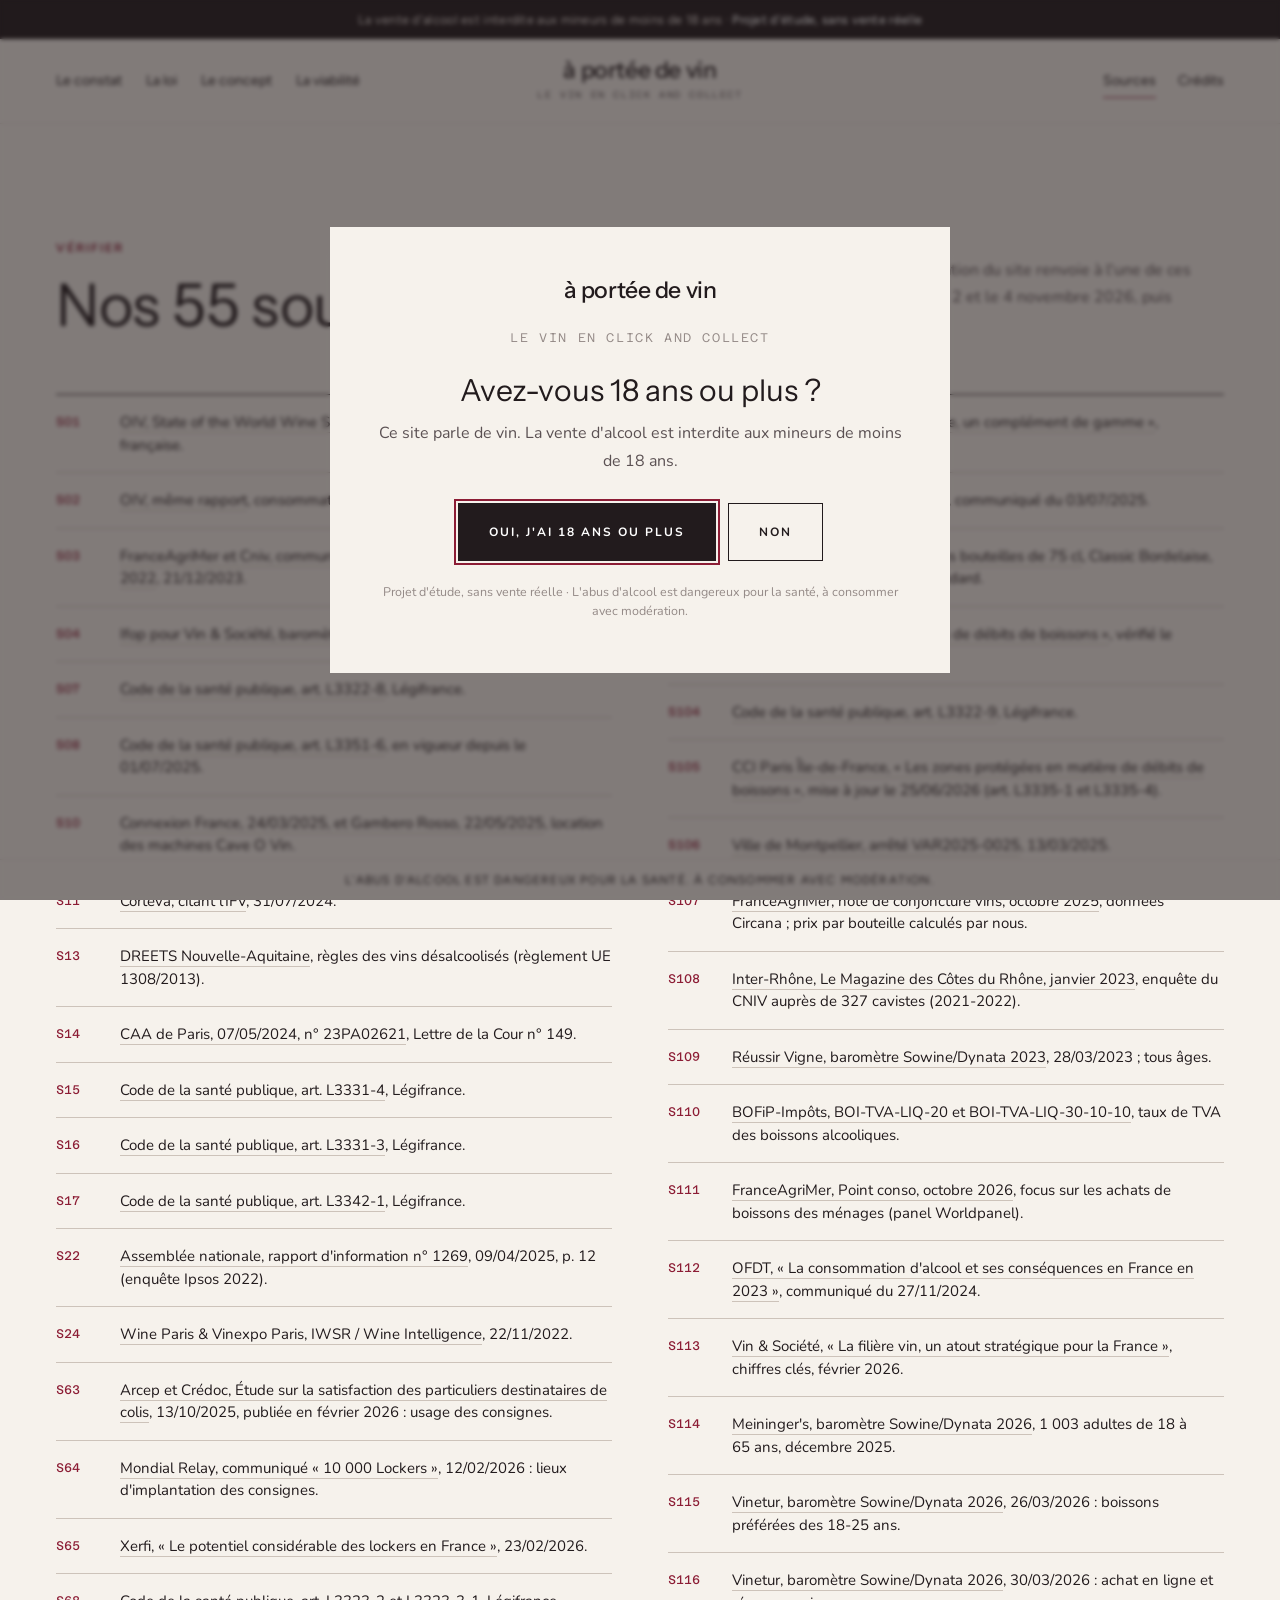
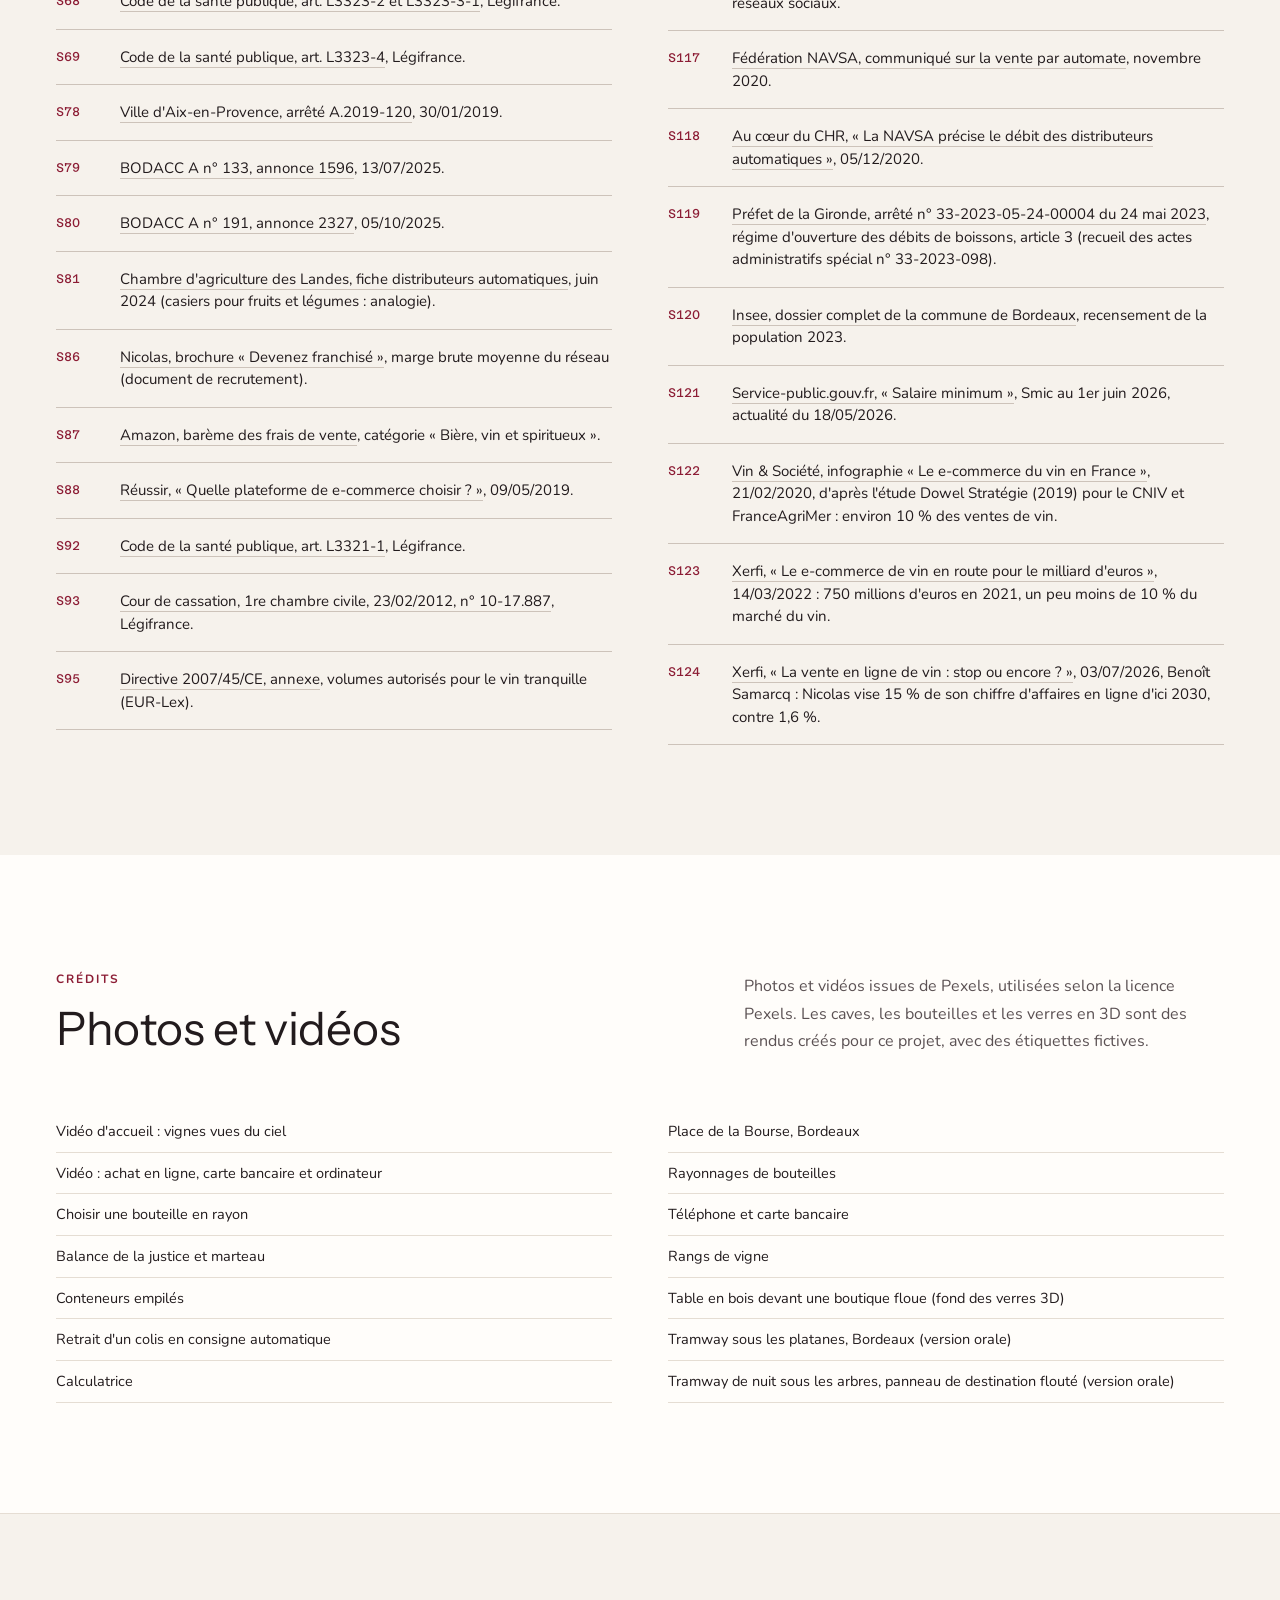
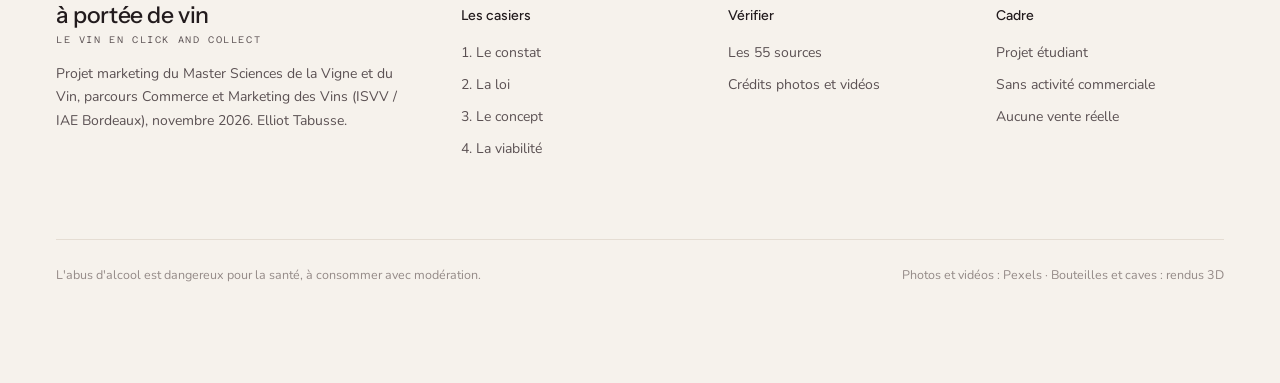
<file: sources.html>
<!doctype html>
<html lang="fr">
<head>
<meta charset="utf-8">
<meta name="viewport" content="width=device-width, initial-scale=1">
<title>Sources · À portée de vin</title>
<meta name="description" content="Les 55 sources du projet.">
<meta name="theme-color" content="#F6F2EC">
<link rel="preconnect" href="https://fonts.googleapis.com">
<link rel="preconnect" href="https://fonts.gstatic.com" crossorigin>
<link href="https://fonts.googleapis.com/css2?family=Instrument+Sans:wght@400;500;600&family=Figtree:wght@400;500;600&family=Nunito:wght@400;700&family=Azeret+Mono:wght@300;400;500;600&family=Cormorant+Garamond:ital,wght@0,500;0,600;1,500&display=swap" rel="stylesheet">
<link rel="stylesheet" href="assets/css/style.css">
</head>
<body>
<div class="voile-page" aria-hidden="true"></div>
<p class="legal-top">La vente d'alcool est interdite aux mineurs de moins de 18 ans · <b>Projet d'étude, sans vente réelle</b></p>
<header class="entete">
  <div class="wrap entete__corps">
    <button class="burger" type="button" aria-label="Menu" aria-expanded="false" aria-controls="tiroir"><span></span><span></span><span></span></button>
    <ul class="nav"><li><a href="constat.html">Le constat</a></li><li><a href="loi.html">La loi</a></li><li><a href="concept.html">Le concept</a></li><li><a href="viabilite.html">La viabilité</a></li></ul>
    <a class="logo" href="index.html" aria-label="Accueil"><b>à portée de vin</b><small>Le vin en click and collect</small></a>
    <div class="entete__droite"><a href="sources.html" aria-current="page">Sources</a><a href="sources.html#credits">Crédits</a></div>
  </div>
</header>
<nav class="tiroir" id="tiroir" aria-label="Menu"><a href="constat.html">Le constat</a><a href="loi.html">La loi</a><a href="concept.html">Le concept</a><a href="viabilite.html">La viabilité</a><a href="sources.html">Sources</a></nav>
<main>
<section class="section">
  <div class="wrap">
    <div class="tete-sec"><div><span class="eyebrow">Vérifier</span><h1 class="h2" style="font-size:clamp(42px,4.6vw,66px)">Nos 55 sources</h1></div><p>Chaque chiffre et chaque citation du site renvoie à l'une de ces sources, consultées entre le 2 et le 4 novembre 2026, puis validées avant publication.</p></div>
    <ol class="liste-sources"><li id="s01"><b>S01</b><span><a href="https://www.oiv.int/sites/default/files/2026-05/OIV-State_of_the_World_Wine_Sector_in_2025.pdf">OIV, State of the World Wine Sector in 2025</a>, mai 2026 : consommation française.</span></li><li id="s02"><b>S02</b><span><a href="https://www.oiv.int/sites/default/files/2026-05/OIV-State_of_the_World_Wine_Sector_in_2025.pdf">OIV, même rapport</a>, consommation mondiale.</span></li><li id="s03"><b>S03</b><span><a href="https://www.franceagrimer.fr/content/download/72657/document/20231221_communiqu%C3%A9_de_presse_consommation_de_vin_2022.pdf">FranceAgriMer et Cniv, communiqué sur la consommation de vin en 2022</a>, 21/12/2023.</span></li><li id="s04"><b>S04</b><span><a href="https://www.vinetur.com/en/2025111993492/94-of-french-see-wine-as-core-to-national-identity-despite-shifting-drinking-habits.html">Ifop pour Vin & Société, baromètre de novembre 2025</a>, relayé par Vinetur.</span></li><li id="s07"><b>S07</b><span><a href="https://www.legifrance.gouv.fr/codes/section_lc/LEGITEXT000006072665/LEGISCTA000006155035/">Code de la santé publique, art. L3322-8</a>, Légifrance.</span></li><li id="s08"><b>S08</b><span><a href="https://www.legifrance.gouv.fr/codes/article_lc/LEGIARTI000006688095">Code de la santé publique, art. L3351-6</a>, en vigueur depuis le 01/07/2025.</span></li><li id="s10"><b>S10</b><span><a href="https://www.connexionfrance.com/news/this-self-service-wine-vending-machine-has-been-approved-for-french-roadsides/712375">Connexion France, 24/03/2025, et Gambero Rosso, 22/05/2025</a>, location des machines Cave O Vin.</span></li><li id="s11"><b>S11</b><span><a href="https://www.corteva.com/fr/cultures/vigne/les-vins-desalcoolises-un-territoire-a-explorer.html">Corteva, citant l'IFV</a>, 31/07/2024.</span></li><li id="s13"><b>S13</b><span><a href="https://nouvelle-aquitaine.dreets.gouv.fr/Desalcoolisation-des-vins-quelles-sont-les-regles-relatives-a-l-elaboration-et">DREETS Nouvelle-Aquitaine</a>, règles des vins désalcoolisés (règlement UE 1308/2013).</span></li><li id="s14"><b>S14</b><span><a href="https://paris.cour-administrative-appel.fr/content/download/219656/file/Lettre%20de%20la%20Cour%20n%C2%B0149.pdf">CAA de Paris, 07/05/2024, n° 23PA02621</a>, Lettre de la Cour n° 149.</span></li><li id="s15"><b>S15</b><span><a href="https://www.legifrance.gouv.fr/codes/article_lc/LEGIARTI000020895404">Code de la santé publique, art. L3331-4</a>, Légifrance.</span></li><li id="s16"><b>S16</b><span><a href="https://www.legifrance.gouv.fr/codes/article_lc/LEGIARTI000031643396">Code de la santé publique, art. L3331-3</a>, Légifrance.</span></li><li id="s17"><b>S17</b><span><a href="https://www.legifrance.gouv.fr/codes/article_lc/LEGIARTI000031927682">Code de la santé publique, art. L3342-1</a>, Légifrance.</span></li><li id="s22"><b>S22</b><span><a href="https://www.assemblee-nationale.fr/dyn/17/rapports/cion-eco/l17b1269_rapport-information.pdf">Assemblée nationale, rapport d'information n° 1269</a>, 09/04/2025, p. 12 (enquête Ipsos 2022).</span></li><li id="s24"><b>S24</b><span><a href="https://www.vinexposium.com/wp-content/uploads/2022/11/CP-Wine-Paris-Vinexpo-Paris-2023-etude-IWSR-consommateurs-de-vins-francais.pdf">Wine Paris & Vinexpo Paris, IWSR / Wine Intelligence</a>, 22/11/2022.</span></li><li id="s63"><b>S63</b><span><a href="https://www.arcep.fr/uploads/tx_gspublication/etude-satisfaction-particuliers-destinataires-colis_RAPPORT_fev2026.pdf">Arcep et Crédoc, Étude sur la satisfaction des particuliers destinataires de colis</a>, 13/10/2025, publiée en février 2026 : usage des consignes.</span></li><li id="s64"><b>S64</b><span><a href="https://storage.mondialrelay.fr/2026%20-%20Fevrier%20CP_Mondial%20Relay%2010%20000%20Lockers.pdf">Mondial Relay, communiqué « 10 000 Lockers »</a>, 12/02/2026 : lieux d'implantation des consignes.</span></li><li id="s65"><b>S65</b><span><a href="https://www.xerfi.com/blog/le-potentiel-considerable-des-lockers-en-france_2401">Xerfi, « Le potentiel considérable des lockers en France »</a>, 23/02/2026.</span></li><li id="s68"><b>S68</b><span><a href="https://www.legifrance.gouv.fr/codes/id/LEGIARTI000006688011/2026-11-02">Code de la santé publique, art. L3323-2 et L3323-3-1</a>, Légifrance.</span></li><li id="s69"><b>S69</b><span><a href="https://www.legifrance.gouv.fr/codes/id/LEGIARTI000006688014/2026-11-02">Code de la santé publique, art. L3323-4</a>, Légifrance.</span></li><li id="s78"><b>S78</b><span><a href="https://www.aixenprovence.fr/IMG/pdf/=_emporter-2.pdf">Ville d'Aix-en-Provence, arrêté A.2019-120</a>, 30/01/2019.</span></li><li id="s79"><b>S79</b><span><a href="https://www.bodacc.fr/telechargements/COMMERCIALES/PDF/A/2025/20250133/0/BODACC_A_PDF_Unitaire_20250133_01596.pdf">BODACC A n° 133, annonce 1596</a>, 13/07/2025.</span></li><li id="s80"><b>S80</b><span><a href="https://www.bodacc.fr/telechargements/COMMERCIALES/PDF/A/2025/20250191/1/BODACC_A_PDF_Unitaire_20250191_02327.pdf">BODACC A n° 191, annonce 2327</a>, 05/10/2025.</span></li><li id="s81"><b>S81</b><span><a href="https://landes.chambre-agriculture.fr/fileadmin/user_upload/Nouvelle-Aquitaine/101_Inst-Landes/Documents/gestion_entreprise/conforter_son_entreprise/vente_directe_casiers.pdf">Chambre d'agriculture des Landes, fiche distributeurs automatiques</a>, juin 2024 (casiers pour fruits et légumes : analogie).</span></li><li id="s86"><b>S86</b><span><a href="https://devenir-caviste.nicolas.com/es/_files/ugd/9bf30d_b1ffc2999fdb46de9b741470767b0050.pdf">Nicolas, brochure « Devenez franchisé »</a>, marge brute moyenne du réseau (document de recrutement).</span></li><li id="s87"><b>S87</b><span><a href="https://sell.amazon.fr/tarifs">Amazon, barème des frais de vente</a>, catégorie « Bière, vin et spiritueux ».</span></li><li id="s88"><b>S88</b><span><a href="https://www.reussir.fr/vigne/quelle-plate-forme-de-e-commerce-choisir">Réussir, « Quelle plateforme de e-commerce choisir ? »</a>, 09/05/2019.</span></li><li id="s92"><b>S92</b><span><a href="https://www.legifrance.gouv.fr/codes/section_lc/LEGITEXT000006072665/LEGISCTA000006171197/2016-01-01">Code de la santé publique, art. L3321-1</a>, Légifrance.</span></li><li id="s93"><b>S93</b><span><a href="https://www.legifrance.gouv.fr/juri/id/JURITEXT000025403245">Cour de cassation, 1re chambre civile, 23/02/2012, n° 10-17.887</a>, Légifrance.</span></li><li id="s95"><b>S95</b><span><a href="https://eur-lex.europa.eu/legal-content/FR/TXT/HTML/?uri=CELEX:32007L0045">Directive 2007/45/CE, annexe</a>, volumes autorisés pour le vin tranquille (EUR-Lex).</span></li><li id="s96"><b>S96</b><span><a href="https://www.reussir.fr/vigne/le-vin-en-canette-un-complement-de-gamme">Réussir Vigne, « Le vin en canette, un complément de gamme »</a>, 06/05/2022.</span></li><li id="s98"><b>S98</b><span><a href="https://www.adelphe.fr/sites/default/files/Documents/2025-07/cp-etude-bib_vdef.pdf">Adelphe, étude sur le vin en BIB</a>, communiqué du 03/07/2025.</span></li><li id="s99"><b>S99</b><span><a href="https://www.saverglass.com/sites/default/files/csv_produits/pdf/FT-CLASSIC%20BORDELAISE-75cl_FR_EN.pdf">Saverglass, fiches techniques des bouteilles de 75 cl</a>, Classic Bordelaise, Bourgogne Classique, Flûte Standard.</span></li><li id="s103"><b>S103</b><span><a href="https://entreprendre.service-public.gouv.fr/vosdroits/F22379">Service-public.gouv.fr, « Licences de débits de boissons »</a>, vérifié le 27/11/2025.</span></li><li id="s104"><b>S104</b><span><a href="https://www.legifrance.gouv.fr/codes/section_lc/LEGITEXT000006072665/LEGISCTA000006155035/">Code de la santé publique, art. L3322-9</a>, Légifrance.</span></li><li id="s105"><b>S105</b><span><a href="https://www.entreprises.cci-paris-idf.fr/fiches-pratiques/les-zones-protegees-en-matiere-de-debits-de-boissons">CCI Paris Île-de-France, « Les zones protégées en matière de débits de boissons »</a>, mise à jour le 25/06/2026 (art. L3335-1 et L3335-4).</span></li><li id="s106"><b>S106</b><span><a href="https://www.montpellier.fr/sites/default/files/2025-06/Arr%C3%AAt%C3%A9%20VAR2025-0025%20Epiceries%20de%20nuit.pdf">Ville de Montpellier, arrêté VAR2025-0025</a>, 13/03/2025.</span></li><li id="s107"><b>S107</b><span><a href="https://www.franceagrimer.fr/sites/default/files/2025-11/NCO-NOT-VIN-2025-10.pdf">FranceAgriMer, note de conjoncture vins, octobre 2025</a>, données Circana ; prix par bouteille calculés par nous.</span></li><li id="s108"><b>S108</b><span><a href="https://www.syndicat-cotesdurhone.com/upload/article/file/etudecdrcavistesvign931_janvier20232-63c950805188e.pdf">Inter-Rhône, Le Magazine des Côtes du Rhône, janvier 2023</a>, enquête du CNIV auprès de 327 cavistes (2021-2022).</span></li><li id="s109"><b>S109</b><span><a href="https://www.reussir.fr/vigne/le-prix-est-devenu-le-premier-critere-de-choix-dun-vin">Réussir Vigne, baromètre Sowine/Dynata 2023</a>, 28/03/2023 ; tous âges.</span></li><li id="s110"><b>S110</b><span><a href="https://bofip.impots.gouv.fr/bofip/2033-PGP.html/identifiant=BOI-TVA-LIQ-30-10-10-20121119">BOFiP-Impôts, BOI-TVA-LIQ-20 et BOI-TVA-LIQ-30-10-10</a>, taux de TVA des boissons alcooliques.</span></li><li id="s111"><b>S111</b><span><a href="https://www.franceagrimer.fr/sites/default/files/2026-11/Point-conso_Oct2026-VF.pdf">FranceAgriMer, Point conso, octobre 2026</a>, focus sur les achats de boissons des ménages (panel Worldpanel).</span></li><li id="s112"><b>S112</b><span><a href="https://ofdt.fr/sites/ofdt/files/2024-11/cp_bilan_alcool_2023_vf.pdf">OFDT, « La consommation d'alcool et ses conséquences en France en 2023 »</a>, communiqué du 27/11/2024.</span></li><li id="s113"><b>S113</b><span><a href="https://www.vinetsociete.fr/wp-content/uploads/2026/02/Chiffres-cles-filiere-Vin-2026.pdf">Vin & Société, « La filière vin, un atout stratégique pour la France »</a>, chiffres clés, février 2026.</span></li><li id="s114"><b>S114</b><span><a href="https://www.meininger.de/en/news/wine-remains-favorite-french">Meininger's, baromètre Sowine/Dynata 2026</a>, 1 003 adultes de 18 à 65 ans, décembre 2025.</span></li><li id="s115"><b>S115</b><span><a href="https://www.vinetur.com/en/2026032698214/french-young-adults-choose-cocktails-over-wine-for-the-first-time-study-finds.html">Vinetur, baromètre Sowine/Dynata 2026</a>, 26/03/2026 : boissons préférées des 18-25 ans.</span></li><li id="s116"><b>S116</b><span><a href="https://www.vinetur.com/en/2026033098302/french-wine-and-beer-consumption-declines-as-sparkling-wines-and-low-alcohol-options-gain-popularity.html">Vinetur, baromètre Sowine/Dynata 2026</a>, 30/03/2026 : achat en ligne et réseaux sociaux.</span></li><li id="s117"><b>S117</b><span><a href="https://navsa.net/wp-content/uploads/2021/02/CP_NOVEMBRE.pdf">Fédération NAVSA, communiqué sur la vente par automate</a>, novembre 2020.</span></li><li id="s118"><b>S118</b><span><a href="https://aucoeurduchr.fr/decision-business/la-navsa-precise-le-debit-des-distributeurs-automatiques/">Au cœur du CHR, « La NAVSA précise le débit des distributeurs automatiques »</a>, 05/12/2020.</span></li><li id="s119"><b>S119</b><span><a href="https://www.gironde.gouv.fr/contenu/telechargement/67247/501137/file/RAA%2033%20SPECIAL%20N%C2%B0%202023-098.pdf">Préfet de la Gironde, arrêté n° 33-2023-05-24-00004 du 24 mai 2023</a>, régime d'ouverture des débits de boissons, article 3 (recueil des actes administratifs spécial n° 33-2023-098).</span></li><li id="s120"><b>S120</b><span><a href="https://www.insee.fr/fr/statistiques/2011101?geo=COM-33063">Insee, dossier complet de la commune de Bordeaux</a>, recensement de la population 2023.</span></li><li id="s121"><b>S121</b><span><a href="https://www.service-public.gouv.fr/particuliers/actualites/A18916">Service-public.gouv.fr, « Salaire minimum »</a>, Smic au 1er juin 2026, actualité du 18/05/2026.</span></li><li id="s122"><b>S122</b><span><a href="https://vinetsociete.fr/wp-content/uploads/2024/08/Infographie-Le-E-commerce-du-vin-en-France-21-02-2020.pdf">Vin & Société, infographie « Le e-commerce du vin en France »</a>, 21/02/2020, d'après l'étude Dowel Stratégie (2019) pour le CNIV et FranceAgriMer : environ 10 % des ventes de vin.</span></li><li id="s123"><b>S123</b><span><a href="https://www.xerfi.com/blog/Le-e-commerce-de-vin-en-route-pour-le-milliard-d-euros_1377">Xerfi, « Le e-commerce de vin en route pour le milliard d'euros »</a>, 14/03/2022 : 750 millions d'euros en 2021, un peu moins de 10 % du marché du vin.</span></li><li id="s124"><b>S124</b><span><a href="https://www.xerfi.com/blog/la-vente-en-ligne-de-vin-stop-ou-encore-_1975">Xerfi, « La vente en ligne de vin : stop ou encore ? »</a>, 03/07/2026, Benoît Samarcq : Nicolas vise 15 % de son chiffre d'affaires en ligne d'ici 2030, contre 1,6 %.</span></li></ol>
  </div>
</section>
<section class="section section--blanc" id="credits">
  <div class="wrap">
    <div class="tete-sec"><div><span class="eyebrow">Crédits</span><h2 class="h2">Photos et vidéos</h2></div><p>Photos et vidéos issues de Pexels, utilisées selon la licence Pexels. Les caves, les bouteilles et les verres en 3D sont des rendus créés pour ce projet, avec des étiquettes fictives.</p></div>
    <ul class="credits"><li><a href="https://www.pexels.com/video/drone-footage-of-a-winery-s-vineyard-3775895/">Vidéo d'accueil : vignes vues du ciel</a></li><li><a href="https://www.pexels.com/video/person-buying-online-6613676/">Vidéo : achat en ligne, carte bancaire et ordinateur</a></li><li><a href="https://www.pexels.com/photo/woman-shopping-for-wine-in-grocery-store-4971947/">Choisir une bouteille en rayon</a></li><li><a href="https://www.pexels.com/photo/judges-desk-with-gavel-and-scales-5669619/">Balance de la justice et marteau</a></li><li><a href="https://www.pexels.com/photo/stack-of-colorful-shipping-containers-against-blue-sky-33537946/">Conteneurs empilés</a></li><li><a href="https://www.pexels.com/photo/woman-using-parcel-locker-for-package-pickup-32952173/">Retrait d'un colis en consigne automatique</a></li><li><a href="https://www.pexels.com/photo/person-using-a-calculator-7054402/">Calculatrice</a></li><li><a href="https://www.pexels.com/photo/place-de-la-bourse-in-bordeaux-france-17356595/">Place de la Bourse, Bordeaux</a></li><li><a href="https://www.pexels.com/photo/wine-bottles-on-the-shelves-7101917/">Rayonnages de bouteilles</a></li><li><a href="https://www.pexels.com/photo/person-holding-an-iphone-and-a-card-8938722/">Téléphone et carte bancaire</a></li><li><a href="https://www.pexels.com/photo/photo-of-a-vineyard-14816348/">Rangs de vigne</a></li><li><a href="https://www.pexels.com/photo/brown-wooden-panel-347139/">Table en bois devant une boutique floue (fond des verres 3D)</a></li><li><a href="https://www.pexels.com/photo/30732721/">Tramway sous les platanes, Bordeaux (version orale)</a></li><li><a href="https://www.pexels.com/photo/8643908/">Tramway de nuit sous les arbres, panneau de destination flouté (version orale)</a></li></ul>
  </div>
</section>
</main>
<footer class="pied">
  <div class="wrap">
    <div class="pied__grille">
      <div><a class="logo" href="index.html" aria-label="Accueil"><b>à portée de vin</b><small>Le vin en click and collect</small></a><p>Projet marketing du Master Sciences de la Vigne et du Vin, parcours Commerce et Marketing des Vins (ISVV / IAE Bordeaux), novembre 2026. Elliot Tabusse.</p></div>
      <div><h4>Les casiers</h4><ul><li><a href="constat.html">1. Le constat</a></li><li><a href="loi.html">2. La loi</a></li><li><a href="concept.html">3. Le concept</a></li><li><a href="viabilite.html">4. La viabilité</a></li></ul></div>
      <div><h4>Vérifier</h4><ul><li><a href="sources.html">Les 55 sources</a></li><li><a href="sources.html#credits">Crédits photos et vidéos</a></li></ul></div>
      <div><h4>Cadre</h4><ul><li>Projet étudiant</li><li>Sans activité commerciale</li><li>Aucune vente réelle</li></ul></div>
    </div>
    <div class="pied__bas"><span>L'abus d'alcool est dangereux pour la santé, à consommer avec modération.</span><span>Photos et vidéos : Pexels · Bouteilles et caves : rendus 3D</span></div>
  </div>
</footer>
<p class="evin-bas">L'abus d'alcool est dangereux pour la santé. À consommer avec modération.</p>
<div class="modal" id="age" role="dialog" aria-modal="true" aria-labelledby="age-titre" aria-hidden="true">
  <div class="modal__voile"></div>
  <div class="modal__boite">
    <span class="logo" aria-label="Accueil"><b>à portée de vin</b><small>Le vin en click and collect</small></span>
    <h2 id="age-titre">Avez-vous 18 ans ou plus ?</h2>
    <p>Ce site parle de vin. La vente d'alcool est interdite aux mineurs de moins de 18 ans.</p>
    <div class="rangee"><button class="btn" type="button" data-age="oui">Oui, j'ai 18 ans ou plus</button><button class="btn btn--ghost" type="button" data-age="non">Non</button></div>
    <p class="refus" hidden>Ce site est réservé aux personnes majeures.</p>
    <small>Projet d'étude, sans vente réelle · L'abus d'alcool est dangereux pour la santé, à consommer avec modération.</small>
  </div>
</div>
<script src="assets/js/app.js"></script>
</body>
</html>
</file>
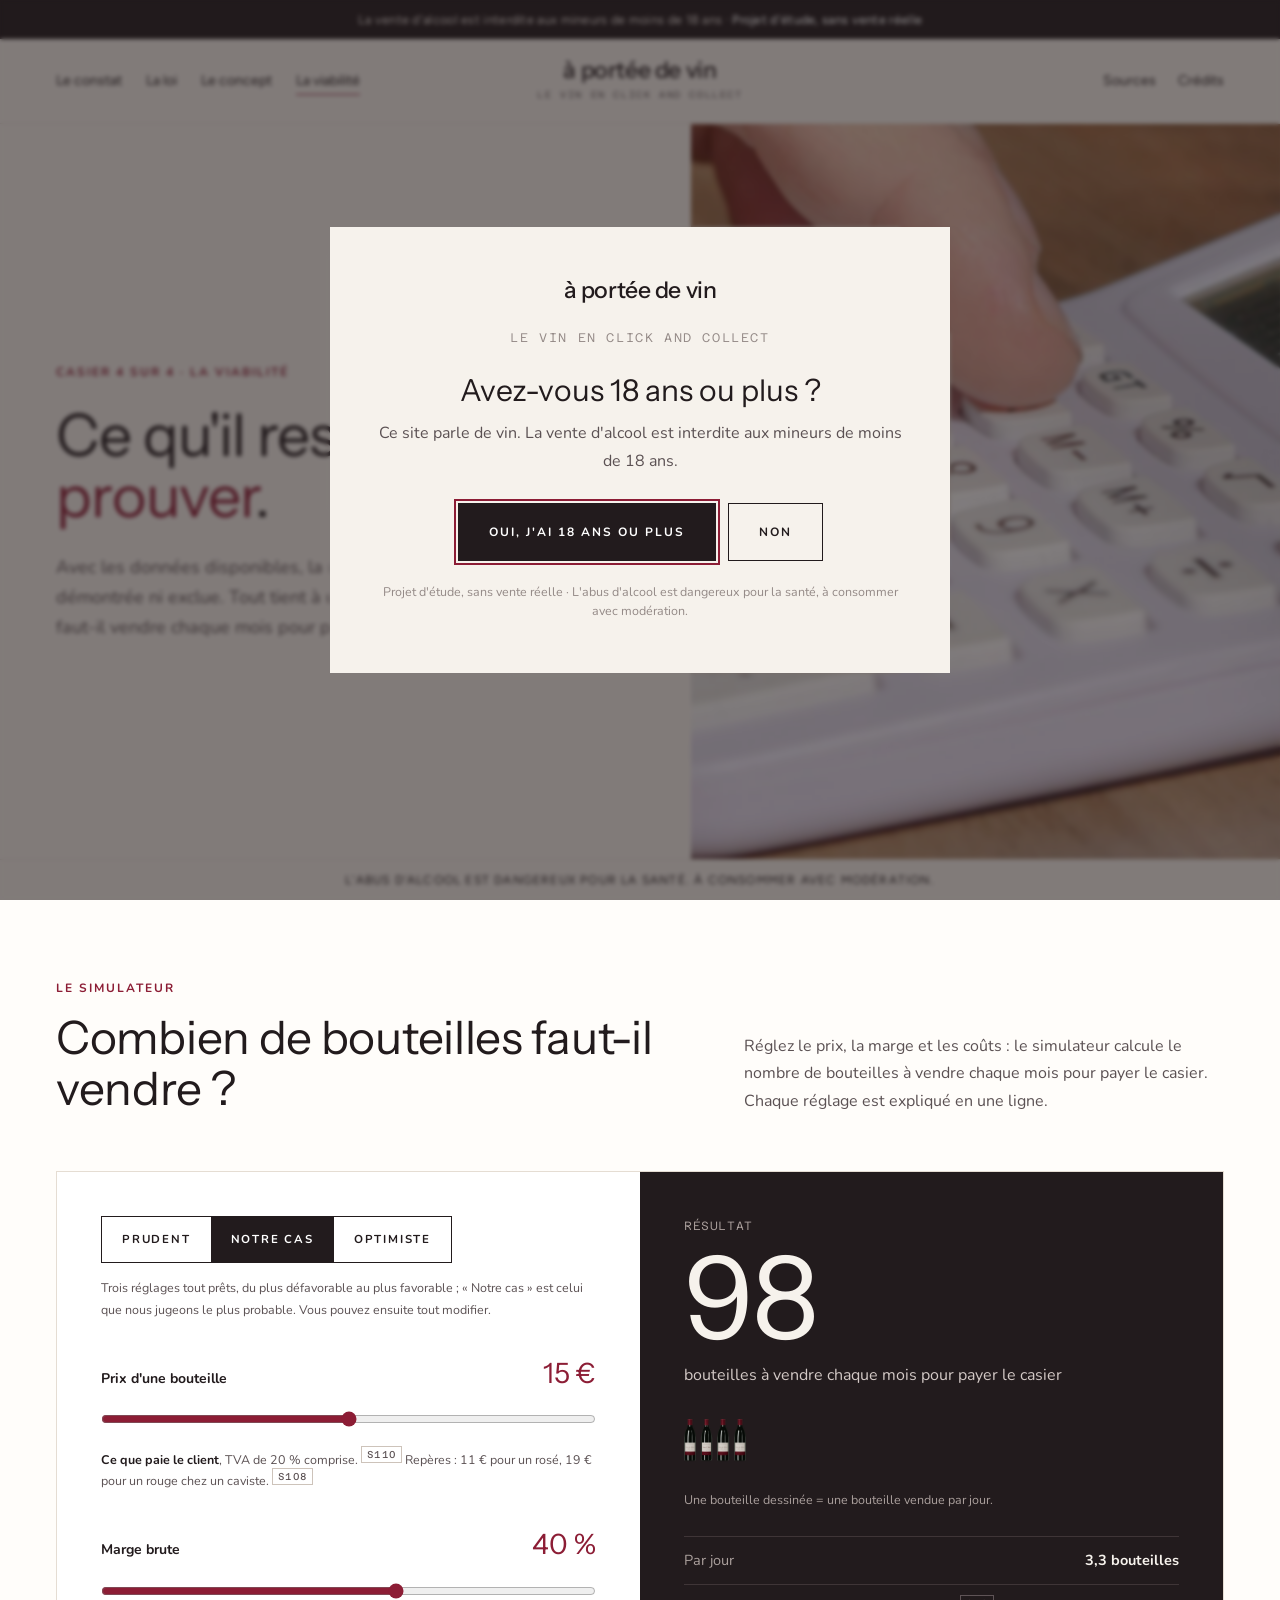
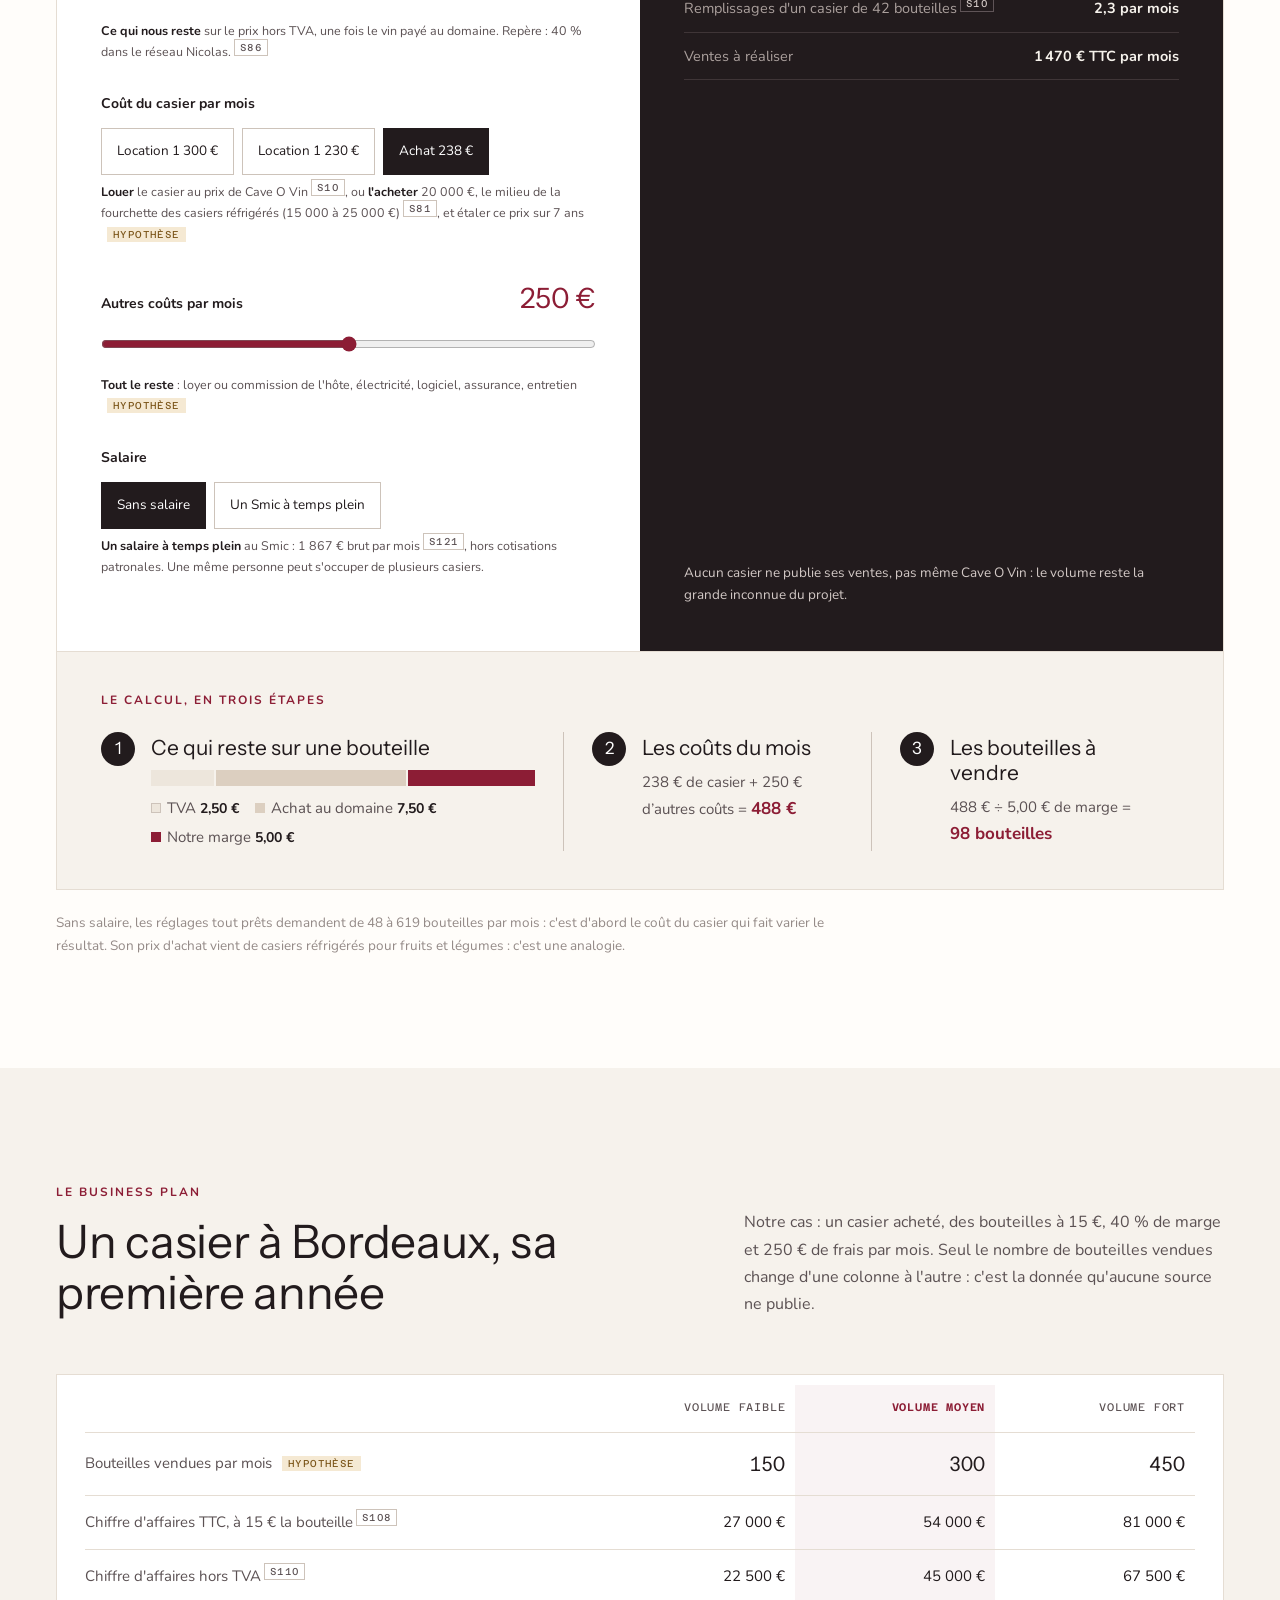
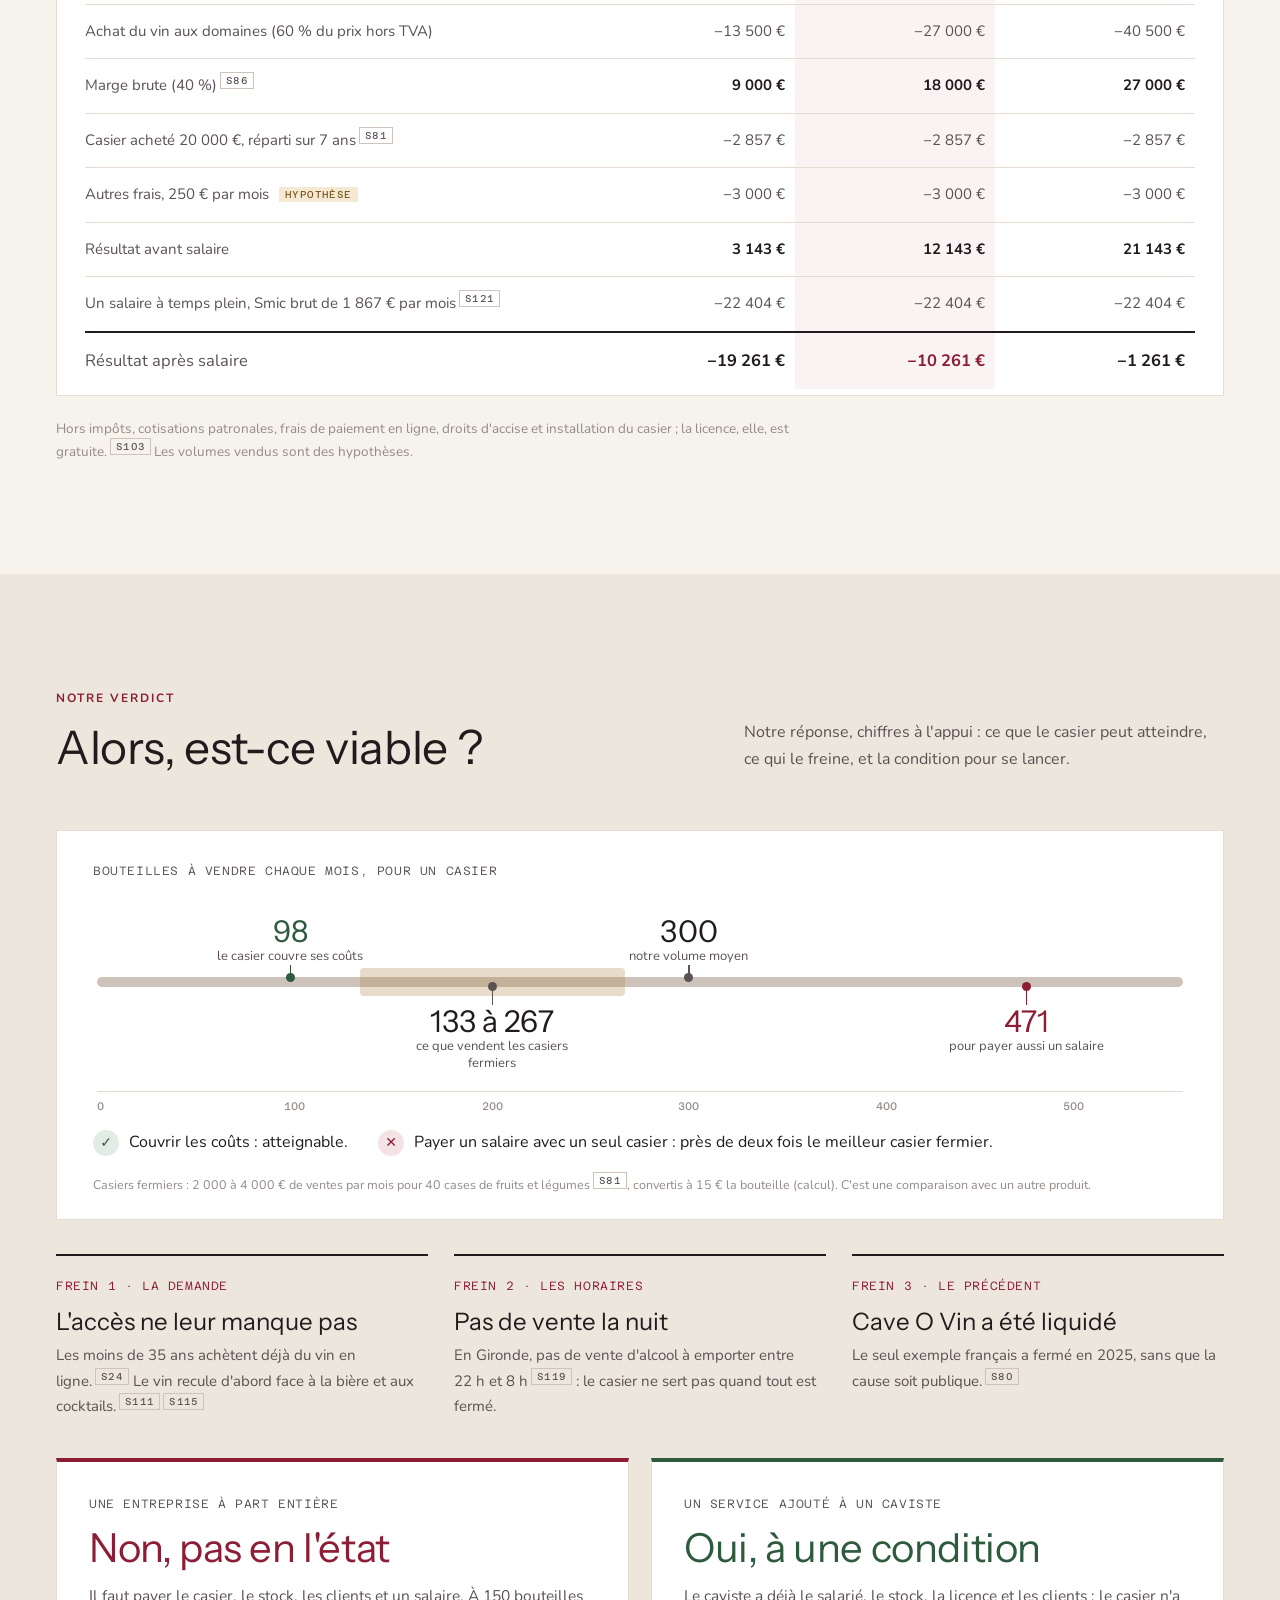
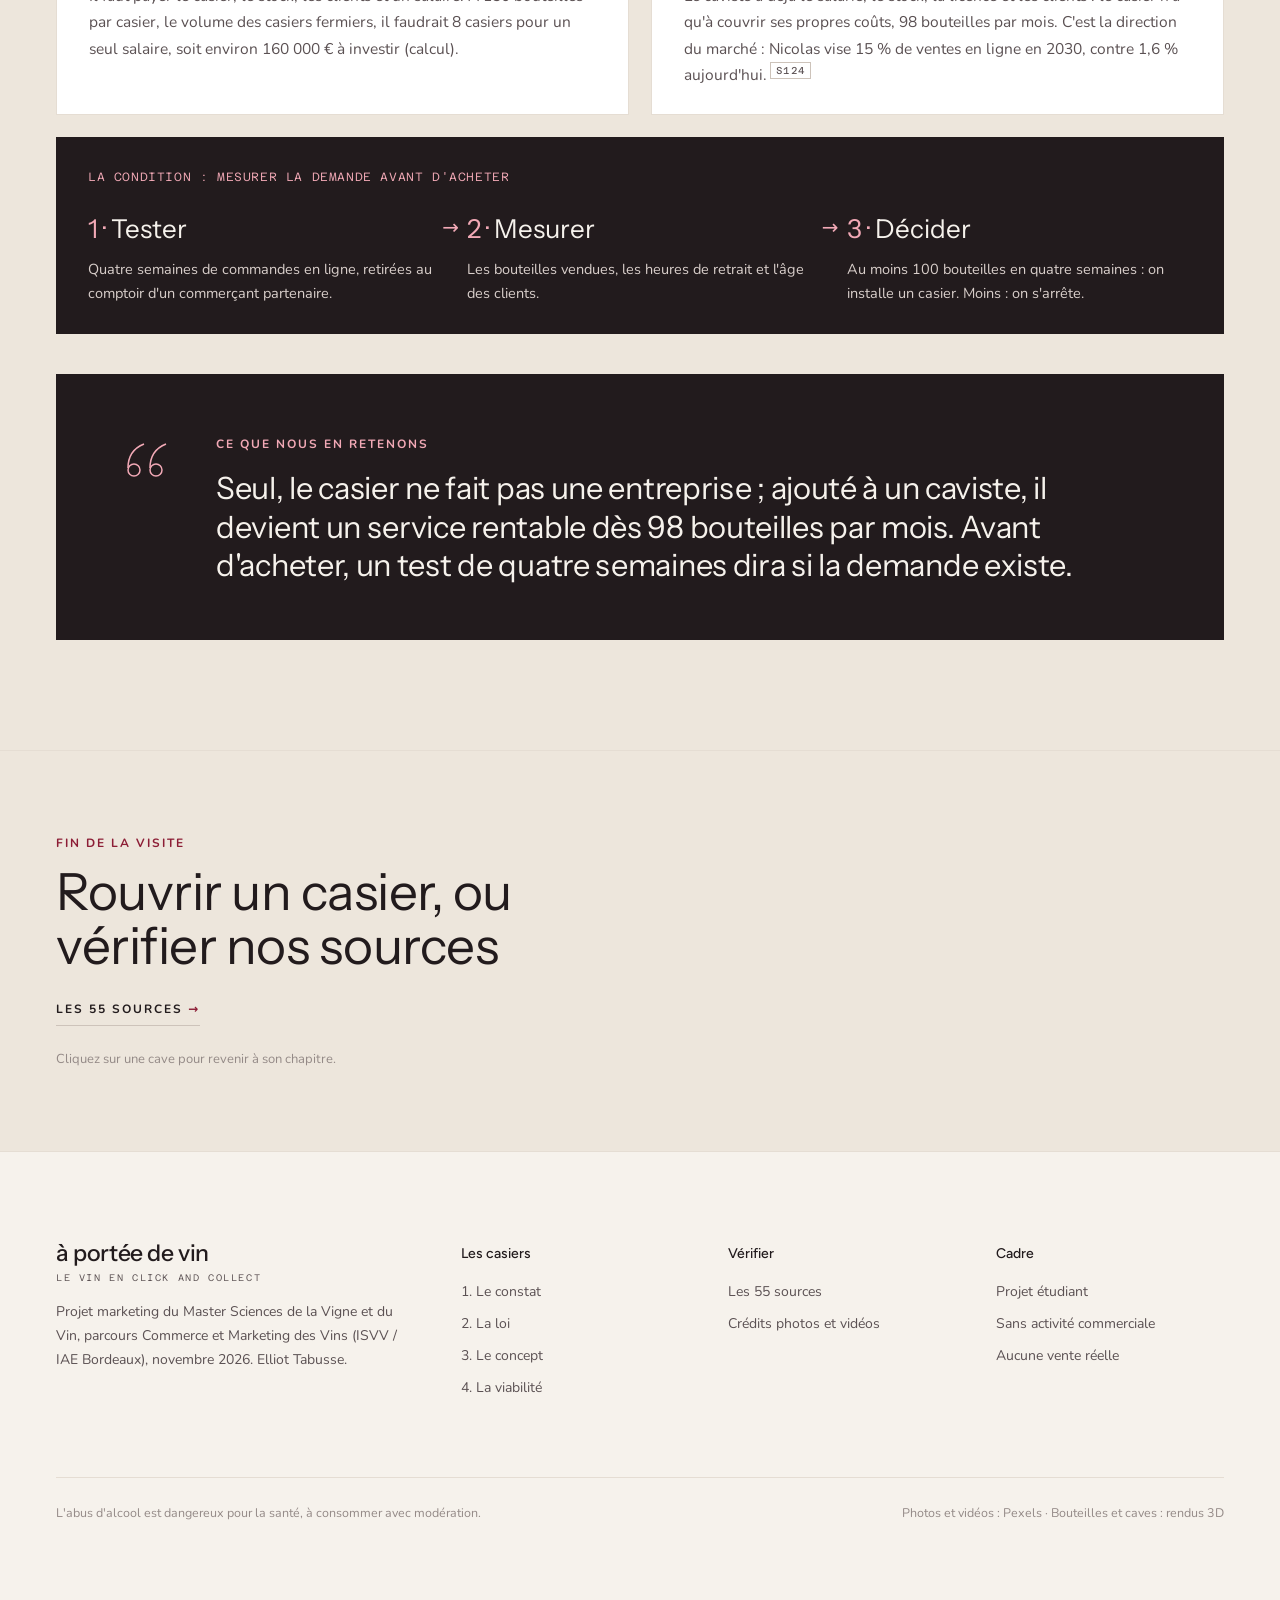
<file: viabilite.html>
<!doctype html>
<html lang="fr">
<head>
<meta charset="utf-8">
<meta name="viewport" content="width=device-width, initial-scale=1">
<title>La viabilité · À portée de vin</title>
<meta name="description" content="Le modèle économique du casier : un simulateur et ses limites.">
<meta name="theme-color" content="#F6F2EC">
<link rel="preconnect" href="https://fonts.googleapis.com">
<link rel="preconnect" href="https://fonts.gstatic.com" crossorigin>
<link href="https://fonts.googleapis.com/css2?family=Instrument+Sans:wght@400;500;600&family=Figtree:wght@400;500;600&family=Nunito:wght@400;700&family=Azeret+Mono:wght@300;400;500;600&family=Cormorant+Garamond:ital,wght@0,500;0,600;1,500&display=swap" rel="stylesheet">
<link rel="stylesheet" href="assets/css/style.css">
</head>
<body>
<div class="voile-page" aria-hidden="true"></div>
<p class="legal-top">La vente d'alcool est interdite aux mineurs de moins de 18 ans · <b>Projet d'étude, sans vente réelle</b></p>
<header class="entete">
  <div class="wrap entete__corps">
    <button class="burger" type="button" aria-label="Menu" aria-expanded="false" aria-controls="tiroir"><span></span><span></span><span></span></button>
    <ul class="nav"><li><a href="constat.html">Le constat</a></li><li><a href="loi.html">La loi</a></li><li><a href="concept.html">Le concept</a></li><li><a href="viabilite.html" aria-current="page">La viabilité</a></li></ul>
    <a class="logo" href="index.html" aria-label="Accueil"><b>à portée de vin</b><small>Le vin en click and collect</small></a>
    <div class="entete__droite"><a href="sources.html">Sources</a><a href="sources.html#credits">Crédits</a></div>
  </div>
</header>
<nav class="tiroir" id="tiroir" aria-label="Menu"><a href="constat.html">Le constat</a><a href="loi.html">La loi</a><a href="concept.html">Le concept</a><a href="viabilite.html">La viabilité</a><a href="sources.html">Sources</a></nav>
<main>
<section class="heros">
  <div class="heros__texte">
    <span class="eyebrow">Casier 4 sur 4 · La viabilité</span>
    <h1>Ce qu'il reste à <em>prouver</em>.</h1>
    <p class="heros__lead">Avec les données disponibles, la rentabilité du casier ne peut être ni démontrée ni exclue. Tout tient à une question : combien de bouteilles faut-il vendre chaque mois pour payer le casier ?</p>
    
  </div>
  <figure class="heros__media"><img src="assets/img/calculatrice.jpg" alt="" style="object-position:center"></figure>
</section>

<section class="section section--blanc">
  <div class="wrap">
    <div class="tete-sec revele"><div><span class="eyebrow">Le simulateur</span><h2 class="h2">Combien de bouteilles faut-il vendre ?</h2></div><p>Réglez le prix, la marge et les coûts : le simulateur calcule le nombre de bouteilles à vendre chaque mois pour payer le casier. Chaque réglage est expliqué en une ligne.</p></div>
    <div class="simu" id="simulateur">
      <div class="reglages">
        <div class="scenarios" role="group" aria-label="Réglages tout prêts"><button type="button" data-sc="prudent" aria-pressed="false">Prudent</button><button type="button" data-sc="notre" aria-pressed="true">Notre cas</button><button type="button" data-sc="optimiste" aria-pressed="false">Optimiste</button></div>
        <p class="note note--scen">Trois réglages tout prêts, du plus défavorable au plus favorable ; « Notre cas » est celui que nous jugeons le plus probable. Vous pouvez ensuite tout modifier.</p>
        <div class="reglage"><label for="prix">Prix d'une bouteille <output id="o-prix" for="prix">15 €</output></label><input type="range" id="prix" min="5" max="25" step="0.5" value="15"><p class="note"><b>Ce que paie le client</b>, TVA de 20 % comprise.<a class="src" href="sources.html#s110" title="Source S110">S110</a> Repères : 11 € pour un rosé, 19 € pour un rouge chez un caviste.<a class="src" href="sources.html#s108" title="Source S108">S108</a></p></div>
        <div class="reglage"><label for="marge">Marge brute <output id="o-marge" for="marge">40 %</output></label><input type="range" id="marge" min="25" max="50" step="1" value="40"><p class="note"><b>Ce qui nous reste</b> sur le prix hors TVA, une fois le vin payé au domaine. Repère : 40 % dans le réseau Nicolas.<a class="src" href="sources.html#s86" title="Source S86">S86</a></p></div>
        <div class="reglage"><fieldset><legend>Coût du casier par mois</legend>
          <div class="choix"><label><input type="radio" name="casier" value="1300"><span>Location 1 300 €</span></label><label><input type="radio" name="casier" value="1230"><span>Location 1 230 €</span></label><label><input type="radio" name="casier" value="238" checked><span>Achat 238 €</span></label></div>
          <p class="note"><b>Louer</b> le casier au prix de Cave O Vin<a class="src" href="sources.html#s10" title="Source S10">S10</a>, ou <b>l'acheter</b> 20 000 €, le milieu de la fourchette des casiers réfrigérés (15 000 à 25 000 €)<a class="src" href="sources.html#s81" title="Source S81">S81</a>, et étaler ce prix sur 7 ans <span class="etiq etiq--hyp">hypothèse</span></p></fieldset></div>
        <div class="reglage"><label for="autres">Autres coûts par mois <output id="o-autres" for="autres">250 €</output></label><input type="range" id="autres" min="100" max="400" step="50" value="250"><p class="note"><b>Tout le reste</b> : loyer ou commission de l'hôte, électricité, logiciel, assurance, entretien <span class="etiq etiq--hyp">hypothèse</span></p></div>
        <div class="reglage"><fieldset><legend>Salaire</legend>
          <div class="choix"><label><input type="radio" name="salaire" value="0" checked><span>Sans salaire</span></label><label><input type="radio" name="salaire" value="1867"><span>Un Smic à temps plein</span></label></div>
          <p class="note"><b>Un salaire à temps plein</b> au Smic : 1 867 € brut par mois<a class="src" href="sources.html#s121" title="Source S121">S121</a>, hors cotisations patronales. Une même personne peut s'occuper de plusieurs casiers.</p></fieldset></div>
      </div>
      <div class="resultat" aria-live="polite">
        <span class="mono resultat__titre">Résultat</span>
        <div class="grand" id="seuil">98</div>
        <div class="unite" id="r-unite">bouteilles à vendre chaque mois pour payer le casier</div>
        <div class="btl-jour" id="btl-jour" aria-hidden="true"></div>
        <p id="btl-txt">Une bouteille dessinée = une bouteille vendue par jour.</p>
        <dl><div><dt>Par jour</dt><dd id="r-jour">3,3 bouteilles</dd></div><div><dt>Remplissages d'un casier de 42 bouteilles<a class="src" href="sources.html#s10" title="Source S10">S10</a></dt><dd id="r-rempl">2,3 par mois</dd></div><div><dt>Ventes à réaliser</dt><dd id="r-ca">1 470 € TTC par mois</dd></div></dl>
        <p class="verdict-sim">Aucun casier ne publie ses ventes, pas même Cave O Vin : le volume reste la grande inconnue du projet.</p>
      </div>
      <div class="calcul">
        <span class="eyebrow">Le calcul, en trois étapes</span>
        <ol>
          <li><span class="n">1</span><div><h4>Ce qui reste sur une bouteille</h4>
            <div class="mini-barre" aria-hidden="true"><span class="seg seg--tva" id="b-tva" style="flex:2.5"></span><span class="seg seg--achat" id="b-achat" style="flex:7.5"></span><span class="seg seg--marge" id="b-marge" style="flex:5"></span></div>
            <p class="legende-barre"><span><i class="k k--tva"></i>TVA <b id="l-tva">2,50 €</b></span><span><i class="k k--achat"></i>Achat au domaine <b id="l-achat">7,50 €</b></span><span><i class="k k--marge"></i>Notre marge <b id="l-marge">5,00 €</b></span></p></div></li>
          <li><span class="n">2</span><div><h4>Les coûts du mois</h4><p id="c-couts">238 € de casier + 250 € d'autres coûts = <b>488 €</b></p></div></li>
          <li><span class="n">3</span><div><h4>Les bouteilles à vendre</h4><p id="c-seuil">488 € ÷ 5,00 € de marge = <b>98 bouteilles</b></p></div></li>
        </ol>
      </div>
    </div>
    <p class="limite">Sans salaire, les réglages tout prêts demandent de 48 à 619 bouteilles par mois : c'est d'abord le coût du casier qui fait varier le résultat. Son prix d'achat vient de casiers réfrigérés pour fruits et légumes : c'est une analogie.</p>
  </div>
</section>

<section class="section" id="previsionnel">
  <div class="wrap">
    <div class="tete-sec revele"><div><span class="eyebrow">Le business plan</span><h2 class="h2">Un casier à Bordeaux, sa première année</h2></div><p>Notre cas : un casier acheté, des bouteilles à 15 €, 40 % de marge et 250 € de frais par mois. Seul le nombre de bouteilles vendues change d'une colonne à l'autre : c'est la donnée qu'aucune source ne publie.</p></div>
    <div class="bp revele">
      <table class="bp-table">
        <thead><tr><th scope="col"><span class="sr">Poste</span></th><th scope="col">Volume faible</th><th scope="col" class="bp-central">Volume moyen</th><th scope="col">Volume fort</th></tr></thead>
        <tbody>
          <tr class="bp-hyp"><th scope="row">Bouteilles vendues par mois <span class="etiq etiq--hyp">hypothèse</span></th><td>150</td><td class="bp-central">300</td><td>450</td></tr>
          <tr><th scope="row">Chiffre d'affaires TTC, à 15 € la bouteille<a class="src" href="sources.html#s108" title="Source S108">S108</a></th><td>27 000 €</td><td class="bp-central">54 000 €</td><td>81 000 €</td></tr>
          <tr><th scope="row">Chiffre d'affaires hors TVA<a class="src" href="sources.html#s110" title="Source S110">S110</a></th><td>22 500 €</td><td class="bp-central">45 000 €</td><td>67 500 €</td></tr>
          <tr class="bp-moins"><th scope="row">Achat du vin aux domaines (60 % du prix hors TVA)</th><td>−13 500 €</td><td class="bp-central">−27 000 €</td><td>−40 500 €</td></tr>
          <tr class="bp-sous"><th scope="row">Marge brute (40 %)<a class="src" href="sources.html#s86" title="Source S86">S86</a></th><td>9 000 €</td><td class="bp-central">18 000 €</td><td>27 000 €</td></tr>
          <tr class="bp-moins"><th scope="row">Casier acheté 20 000 €, réparti sur 7 ans<a class="src" href="sources.html#s81" title="Source S81">S81</a></th><td>−2 857 €</td><td class="bp-central">−2 857 €</td><td>−2 857 €</td></tr>
          <tr class="bp-moins"><th scope="row">Autres frais, 250 € par mois <span class="etiq etiq--hyp">hypothèse</span></th><td>−3 000 €</td><td class="bp-central">−3 000 €</td><td>−3 000 €</td></tr>
          <tr class="bp-sous"><th scope="row">Résultat avant salaire</th><td>3 143 €</td><td class="bp-central">12 143 €</td><td>21 143 €</td></tr>
          <tr class="bp-moins"><th scope="row">Un salaire à temps plein, Smic brut de 1 867 € par mois<a class="src" href="sources.html#s121" title="Source S121">S121</a></th><td>−22 404 €</td><td class="bp-central">−22 404 €</td><td>−22 404 €</td></tr>
          <tr class="bp-total"><th scope="row">Résultat après salaire</th><td>−19 261 €</td><td class="bp-central">−10 261 €</td><td>−1 261 €</td></tr>
        </tbody>
      </table>
    </div>
    <p class="limite">Hors impôts, cotisations patronales, frais de paiement en ligne, droits d'accise et installation du casier ; la licence, elle, est gratuite.<a class="src" href="sources.html#s103" title="Source S103">S103</a> Les volumes vendus sont des hypothèses.</p>
  </div>
</section>

<section class="section section--sable" id="conclusion">
  <div class="wrap">
    <div class="tete-sec revele"><div><span class="eyebrow">Notre verdict</span><h2 class="h2">Alors, est-ce viable ?</h2></div><p>Notre réponse, chiffres à l'appui : ce que le casier peut atteindre, ce qui le freine, et la condition pour se lancer.</p></div>
    <figure class="volumes revele" aria-label="Bouteilles à vendre chaque mois pour un casier : 98 pour couvrir ses coûts ; 133 à 267, ce que vendent les casiers fermiers ; 300, notre volume moyen ; 471 pour payer aussi un salaire">
      <figcaption class="mono">Bouteilles à vendre chaque mois, pour un casier</figcaption>
      <div class="regle">
        <div class="regle__piste">
          <span class="regle__bande j2" style="left:24.2%;width:24.4%"></span>
          <span class="repere repere--haut repere--ok j1" style="left:17.8%"><i></i><b>98</b><small>le casier couvre ses coûts</small></span>
          <span class="repere repere--bas j2" style="left:36.4%"><i></i><b>133 à 267</b><small>ce que vendent les casiers fermiers</small></span>
          <span class="repere repere--haut j3" style="left:54.5%"><i></i><b>300</b><small>notre volume moyen</small></span>
          <span class="repere repere--bas repere--vin j4" style="left:85.6%"><i></i><b>471</b><small>pour payer aussi un salaire</small></span>
        </div>
        <div class="regle__graduations" aria-hidden="true"><span style="left:0%">0</span><span style="left:18.2%">100</span><span style="left:36.4%">200</span><span style="left:54.5%">300</span><span style="left:72.7%">400</span><span style="left:90.9%">500</span></div>
      </div>
      <div class="lecture-vol"><span><i class="puce-ok" aria-hidden="true">✓</i>Couvrir les coûts : atteignable.</span><span><i class="puce-non" aria-hidden="true">✕</i>Payer un salaire avec un seul casier : près de deux fois le meilleur casier fermier.</span></div>
      <p class="graph__note">Casiers fermiers : 2 000 à 4 000 € de ventes par mois pour 40 cases de fruits et légumes<a class="src" href="sources.html#s81" title="Source S81">S81</a>, convertis à 15 € la bouteille (calcul). C'est une comparaison avec un autre produit.</p>
    </figure>
    <div class="freins">
      <div class="frein revele"><span class="mono">Frein 1 · La demande</span><h3>L'accès ne leur manque pas</h3><p>Les moins de 35 ans achètent déjà du vin en ligne.<a class="src" href="sources.html#s24" title="Source S24">S24</a> Le vin recule d'abord face à la bière et aux cocktails.<a class="src" href="sources.html#s111" title="Source S111">S111</a><a class="src" href="sources.html#s115" title="Source S115">S115</a></p></div>
      <div class="frein revele"><span class="mono">Frein 2 · Les horaires</span><h3>Pas de vente la nuit</h3><p>En Gironde, pas de vente d'alcool à emporter entre 22 h et 8 h<a class="src" href="sources.html#s119" title="Source S119">S119</a> : le casier ne sert pas quand tout est fermé.</p></div>
      <div class="frein revele"><span class="mono">Frein 3 · Le précédent</span><h3>Cave O Vin a été liquidé</h3><p>Le seul exemple français a fermé en 2025, sans que la cause soit publique.<a class="src" href="sources.html#s80" title="Source S80">S80</a></p></div>
    </div>
    <div class="verdicts">
      <article class="verdict-carte verdict-carte--non revele"><span class="mono">Une entreprise à part entière</span><b class="verdict-mot">Non, pas en l'état</b><p>Il faut payer le casier, le stock, les clients et un salaire. À 150 bouteilles par casier, le volume des casiers fermiers, il faudrait 8 casiers pour un seul salaire, soit environ 160 000 € à investir (calcul).</p></article>
      <article class="verdict-carte verdict-carte--oui revele"><span class="mono">Un service ajouté à un caviste</span><b class="verdict-mot">Oui, à une condition</b><p>Le caviste a déjà le salarié, le stock, la licence et les clients : le casier n'a qu'à couvrir ses propres coûts, 98 bouteilles par mois. C'est la direction du marché : Nicolas vise 15 % de ventes en ligne en 2030, contre 1,6 % aujourd'hui.<a class="src" href="sources.html#s124" title="Source S124">S124</a></p></article>
    </div>
    <div class="prochaine revele">
      <span class="mono">La condition : mesurer la demande avant d'acheter</span>
      <ol>
        <li><b>Tester</b><p>Quatre semaines de commandes en ligne, retirées au comptoir d'un commerçant partenaire.</p></li>
        <li><b>Mesurer</b><p>Les bouteilles vendues, les heures de retrait et l'âge des clients.</p></li>
        <li><b>Décider</b><p>Au moins 100 bouteilles en quatre semaines : on installe un casier. Moins : on s'arrête.</p></li>
      </ol>
    </div>
    <div class="retenir revele"><svg viewBox="0 0 56 56" fill="none" stroke="currentColor" stroke-width="1.5" aria-hidden="true"><path d="M8 38c0-12 6-20 16-24M30 38c0-12 6-20 16-24"/><circle cx="14" cy="40" r="6"/><circle cx="36" cy="40" r="6"/></svg><div><span class="eyebrow">Ce que nous en retenons</span><p>Seul, le casier ne fait pas une entreprise ; ajouté à un caviste, il devient un service rentable dès 98 bouteilles par mois. Avant d'acheter, un test de quatre semaines dira si la demande existe.</p></div></div>
  </div>
</section>

<section class="suivant suivant--fin">
  <div class="suivant__texte"><span class="eyebrow">Fin de la visite</span><h2>Rouvrir un casier, ou vérifier nos sources</h2><a class="lien-fleche" href="sources.html">Les 55 sources</a><p class="note">Cliquez sur une cave pour revenir à son chapitre.</p></div>
  <div class="suivant__cave suivant__cave--mur" data-hrefs="constat.html,loi.html,concept.html,viabilite.html"><img class="cave__secours" src="assets/img/cave-rendu.jpg" alt="" loading="lazy"></div>
</section>
</main>
<footer class="pied">
  <div class="wrap">
    <div class="pied__grille">
      <div><a class="logo" href="index.html" aria-label="Accueil"><b>à portée de vin</b><small>Le vin en click and collect</small></a><p>Projet marketing du Master Sciences de la Vigne et du Vin, parcours Commerce et Marketing des Vins (ISVV / IAE Bordeaux), novembre 2026. Elliot Tabusse.</p></div>
      <div><h4>Les casiers</h4><ul><li><a href="constat.html">1. Le constat</a></li><li><a href="loi.html">2. La loi</a></li><li><a href="concept.html">3. Le concept</a></li><li><a href="viabilite.html">4. La viabilité</a></li></ul></div>
      <div><h4>Vérifier</h4><ul><li><a href="sources.html">Les 55 sources</a></li><li><a href="sources.html#credits">Crédits photos et vidéos</a></li></ul></div>
      <div><h4>Cadre</h4><ul><li>Projet étudiant</li><li>Sans activité commerciale</li><li>Aucune vente réelle</li></ul></div>
    </div>
    <div class="pied__bas"><span>L'abus d'alcool est dangereux pour la santé, à consommer avec modération.</span><span>Photos et vidéos : Pexels · Bouteilles et caves : rendus 3D</span></div>
  </div>
</footer>
<p class="evin-bas">L'abus d'alcool est dangereux pour la santé. À consommer avec modération.</p>
<div class="modal" id="age" role="dialog" aria-modal="true" aria-labelledby="age-titre" aria-hidden="true">
  <div class="modal__voile"></div>
  <div class="modal__boite">
    <span class="logo" aria-label="Accueil"><b>à portée de vin</b><small>Le vin en click and collect</small></span>
    <h2 id="age-titre">Avez-vous 18 ans ou plus ?</h2>
    <p>Ce site parle de vin. La vente d'alcool est interdite aux mineurs de moins de 18 ans.</p>
    <div class="rangee"><button class="btn" type="button" data-age="oui">Oui, j'ai 18 ans ou plus</button><button class="btn btn--ghost" type="button" data-age="non">Non</button></div>
    <p class="refus" hidden>Ce site est réservé aux personnes majeures.</p>
    <small>Projet d'étude, sans vente réelle · L'abus d'alcool est dangereux pour la santé, à consommer avec modération.</small>
  </div>
</div>
<script src="assets/js/scene3d.js"></script>
<script src="assets/js/app.js"></script>
</body>
</html>
</file>
<file: assets/css/style.css>
/* À portée de vin — feuille de style */
:root{
  --bg:#F6F2EC; --sand:#EDE6DC; --blanc:#FFFDFA; --rose:#F3E3DE;
  --ink:#221B1D; --ink-2:#5B5153; --muted:#948A87; --line:#CDC3BA; --line-2:#E5DDD3;
  --vin:#8C1D35; --vin-fonce:#6C1428; --ok:#3E6B4F; --or:#B0884C;
  --sur-encre:#F2A9B6; --texte-encre:#D3C9C6; --trait-encre:#4D4245;
  --f-head:"Instrument Sans",system-ui,sans-serif; --f-nav:"Figtree",system-ui,sans-serif;
  --f-body:"Nunito",system-ui,sans-serif; --f-mono:"Azeret Mono",ui-monospace,monospace;
  --gutter:56px; --hdr:84px;
}
*{box-sizing:border-box;margin:0;padding:0}
html{-webkit-text-size-adjust:100%}
body{background:var(--bg);color:var(--ink);font-family:var(--f-body);font-size:16px;line-height:1.7;-webkit-font-smoothing:antialiased;overflow-x:hidden;padding-bottom:38px}
body.lock{overflow:hidden}
a{color:inherit;text-decoration:none}
button{font:inherit;color:inherit;background:none;border:0;cursor:pointer}
img,video,svg,canvas{display:block;max-width:100%}
.wrap{max-width:1440px;margin:0 auto;padding:0 var(--gutter)}
.sr{position:absolute;width:1px;height:1px;overflow:hidden;clip:rect(0 0 0 0);white-space:nowrap}
:focus-visible{outline:2px solid var(--vin);outline-offset:2px}

/* ---------- barres légales ---------- */
.legal-top{background:var(--ink);color:#EFE7E2;font-family:var(--f-nav);font-size:12.5px;letter-spacing:.3px;text-align:center;padding:9px 16px}
.legal-top b{font-weight:500;color:#fff}
.evin-bas{position:fixed;left:0;right:0;bottom:0;z-index:35;background:var(--bg);border-top:1px solid var(--line-2);text-align:center;font-family:var(--f-nav);font-size:12px;letter-spacing:1.2px;text-transform:uppercase;padding:10px 16px;color:var(--ink)}

/* ---------- en-tête ---------- */
.entete{position:sticky;top:0;z-index:40;background:var(--bg);border-bottom:1px solid var(--line-2)}
.entete__corps{display:grid;grid-template-columns:1fr auto 1fr;align-items:center;height:var(--hdr)}
.nav{display:flex;gap:24px;list-style:none;font-family:var(--f-nav);font-size:14px;white-space:nowrap}
.nav a{position:relative;padding:4px 0}
.nav a[aria-current="page"]::after,.nav a:hover::after{content:"";position:absolute;left:0;right:0;bottom:-2px;height:1px;background:var(--vin)}
.logo{display:flex;flex-direction:column;align-items:center;gap:5px;text-align:center}
.logo b{font-family:var(--f-head);font-weight:500;font-size:23px;letter-spacing:-.4px;line-height:1}
.logo small{font-family:var(--f-mono);font-weight:300;font-size:9.5px;letter-spacing:1.6px;text-transform:uppercase;color:var(--ink-2)}
.entete__droite{display:flex;justify-content:flex-end;align-items:center;gap:22px;font-family:var(--f-nav);font-size:14px}
.entete__droite a{padding:4px 0;border-bottom:1px solid transparent}
.entete__droite a:hover,.entete__droite a[aria-current="page"]{border-color:var(--vin)}
.burger{display:none;width:24px;height:24px}
.burger span{display:block;height:1.5px;background:var(--ink);margin:5px 0;transition:transform .3s,opacity .3s}
.tiroir{display:none}

/* ---------- boutons, libellés ---------- */
.btn{white-space:nowrap;display:inline-flex;align-items:center;justify-content:center;gap:10px;font-family:var(--f-body);font-weight:700;font-size:12px;letter-spacing:2px;text-transform:uppercase;padding:18px 30px;border:1px solid var(--ink);background:var(--ink);color:#fff;transition:background .25s,color .25s,border-color .25s}
.btn:hover{background:#000}
.btn--ghost{background:transparent;color:var(--ink)}
.btn--ghost:hover{background:var(--ink);color:#fff}
.btn--clair{background:var(--bg);border-color:var(--bg);color:var(--ink)}
.btn--clair:hover{background:#fff}
.btn--vin{background:var(--vin);border-color:var(--vin)}
.btn--vin:hover{background:var(--vin-fonce);border-color:var(--vin-fonce)}
.lien-fleche{font-family:var(--f-body);font-weight:700;font-size:12px;letter-spacing:2px;text-transform:uppercase;padding-bottom:6px;border-bottom:1px solid var(--line);transition:border-color .25s}
.lien-fleche::after{content:" \2192";color:var(--vin)}
.lien-fleche:hover{border-color:var(--ink)}
.eyebrow{font-family:var(--f-body);font-weight:700;font-size:12px;letter-spacing:2px;text-transform:uppercase;color:var(--vin)}
.mono{font-family:var(--f-mono);font-weight:300;font-size:12px;letter-spacing:.6px;text-transform:uppercase;color:var(--ink-2)}
.src{font-family:var(--f-mono);font-size:10px;font-weight:400;letter-spacing:.3px;vertical-align:super;line-height:0;margin-left:3px;padding:2px 5px;border:1px solid var(--line);color:var(--ink-2);transition:all .2s}
.src:hover{background:var(--ink);border-color:var(--ink);color:#fff}
.h2{font-family:var(--f-head);font-weight:400;font-size:clamp(34px,3.6vw,52px);line-height:1.1;letter-spacing:-.3px}
em.vin{font-style:normal;color:var(--vin)}

/* ---------- héros (accueil et chapitres) ---------- */
.heros{display:grid;grid-template-columns:minmax(0,1.08fr) minmax(0,.92fr);min-height:calc(100vh - 160px);max-height:880px}
.heros__texte{padding:72px var(--gutter) 56px;display:flex;flex-direction:column;justify-content:center}
.heros h1{font-family:var(--f-head);font-weight:400;font-size:clamp(42px,4.6vw,70px);line-height:1.04;letter-spacing:-.8px;margin:22px 0 26px;max-width:12.5em}
.heros h1 em{font-style:normal;color:var(--vin)}
.heros__lead{font-size:18px;line-height:1.65;color:var(--ink-2);max-width:34em}
.heros__cta{display:flex;align-items:center;gap:34px;margin-top:36px;flex-wrap:wrap}
.heros__media{position:relative;overflow:hidden;background:#DED5C9;margin:0}
.heros__media video,.heros__media img{position:absolute;inset:0;width:100%;height:100%;object-fit:cover}
.credit{position:absolute;right:12px;bottom:12px;z-index:2;font-family:var(--f-nav);font-size:11.5px;padding:6px 10px;background:rgba(34,27,29,.72);color:#EFE7E2}
.heros__texte>*{animation:entree 1s cubic-bezier(.2,.8,.2,1) both}
.heros__texte>*:nth-child(2){animation-delay:.08s}.heros__texte>*:nth-child(3){animation-delay:.16s}.heros__texte>*:nth-child(4){animation-delay:.24s}
.heros__media>img,.heros__media>video{animation:recul 1.8s cubic-bezier(.2,.8,.2,1) both}
@keyframes entree{from{opacity:0;transform:translateY(18px)}to{opacity:1;transform:none}}
@keyframes recul{from{transform:scale(1.06)}to{transform:none}}

/* ---------- voile de transition entre les pages ---------- */
.voile-page{position:fixed;inset:0;z-index:300;background:var(--bg);pointer-events:none;opacity:0;animation:voile-sort .65s ease both}
.voile-page.sortie{animation:none;opacity:1;transition:opacity .42s ease}
@keyframes voile-sort{from{opacity:1}to{opacity:0}}

/* ---------- bandeau défilant ---------- */
.defile{border-top:1px solid var(--line-2);border-bottom:1px solid var(--line-2);background:var(--bg);overflow:hidden;white-space:nowrap;display:flex;align-items:center}
.defile .mono{flex:none;padding:0 22px 0 var(--gutter);background:var(--bg);position:relative;z-index:1}
.defile__piste{display:inline-flex;animation:defile 50s linear infinite}
.defile__piste span{font-family:var(--f-nav);font-size:15px;padding:18px 26px;display:inline-flex;align-items:center;gap:26px}
.defile__piste span::after{content:"";width:6px;height:6px;border-radius:50%;background:var(--vin)}
@keyframes defile{to{transform:translateX(-50%)}}

/* ---------- sections ---------- */
.section{padding:110px 0}
.section--sable{background:var(--sand)}
.section--blanc{background:var(--blanc)}
.section--encre{background:var(--ink);color:var(--bg)}
.tete-sec{display:flex;justify-content:space-between;align-items:flex-end;gap:40px;margin-bottom:56px}
.tete-sec .h2{margin-top:12px;max-width:16em}
.tete-sec p{max-width:30em;color:var(--ink-2)}
.tete-sec--centre{flex-direction:column;align-items:center;text-align:center}
.tete-sec--centre p{margin-top:6px}
.prose{max-width:38em;font-size:17px;color:var(--ink-2)}
.prose p+p{margin-top:14px}
.prose strong{color:var(--ink)}

/* ---------- cave 3D ---------- */
.cave{position:relative;aspect-ratio:2.2;min-height:500px}
.cave canvas{position:absolute;inset:0;width:100%!important;height:100%!important}
.cave__secours{position:absolute;left:0;right:0;top:0;bottom:150px;width:100%;height:calc(100% - 150px);object-fit:contain;transition:opacity .6s}
.cave.pret .cave__secours{opacity:0;pointer-events:none}
.cave.sans-3d .cave__secours{opacity:1}
.cave__liens{position:absolute;left:0;right:0;bottom:0;display:grid;grid-template-columns:repeat(4,1fr);gap:30px}
.cave.pret .cave__liens{inset:0;display:block;pointer-events:none;z-index:1}
.cave.pret .cave__liens a{position:absolute;pointer-events:auto}
.cave__liens a{display:block;padding-top:16px;border-top:1px solid var(--line);transition:border-color .3s}
.cave__liens a .mono{display:block;margin-bottom:6px}
.cave__liens a b{display:block;font-family:var(--f-head);font-weight:400;font-size:clamp(17px,1.7vw,24px);line-height:1.15;letter-spacing:-.2px;transition:color .3s}
.cave__liens a span.ouvrir{display:inline-block;margin-top:10px;font-weight:700;font-size:11px;letter-spacing:1.8px;text-transform:uppercase;color:var(--ink-2)}
.cave__liens a span.ouvrir::after{content:"\2192";color:var(--vin);display:inline-block;margin-left:7px;transition:transform .3s}
.cave__liens a.actif,.cave__liens a:hover{border-color:var(--vin)}
.cave__liens a.actif b,.cave__liens a:hover b{color:var(--vin)}
.cave__liens a.actif span.ouvrir::after,.cave__liens a:hover span.ouvrir::after{transform:translateX(4px)}

/* ---------- cartes ---------- */
.cartes{display:grid;grid-template-columns:repeat(4,1fr);gap:24px}
.carte{display:block}
.carte__img{position:relative;aspect-ratio:4/5;overflow:hidden;background:#ECE5DB}
.carte__img img{width:100%;height:100%;object-fit:cover;transition:transform .8s ease}
.carte:hover .carte__img img{transform:scale(1.03)}
.carte .mono{display:block;margin-top:18px}
.carte__titre{font-family:var(--f-head);font-weight:500;font-size:26px;line-height:1.15;margin-top:6px;letter-spacing:-.2px;transition:color .3s}
.carte__texte{font-size:14.5px;line-height:1.5;color:var(--ink-2);margin-top:6px}

/* ---------- bloc encre (photo + texte) ---------- */
.club{background:var(--ink);color:var(--bg)}
.club__grille{display:grid;grid-template-columns:minmax(0,.9fr) minmax(0,1.1fr)}
.club__img{position:relative;min-height:600px}
.club__img img,.club__img video{position:absolute;inset:0;width:100%;height:100%;object-fit:cover}
.club__corps{padding:96px var(--gutter) 88px 80px;display:flex;flex-direction:column;justify-content:center}
.club .eyebrow{color:var(--sur-encre)}
.club h2{font-family:var(--f-head);font-weight:400;font-size:clamp(36px,3.4vw,50px);line-height:1.08;margin-top:14px;max-width:13em}
.club p.lead{color:var(--texte-encre);font-size:17px;line-height:1.65;margin-top:20px;max-width:32em}
.club .src{border-color:#5F5457;color:var(--texte-encre)}
.club .src:hover{background:var(--bg);color:var(--ink)}
.club .btn{margin-top:34px;align-self:flex-start}
.duo-grands{display:flex;gap:48px;margin-top:34px}
.duo-grands b{display:block;font-family:var(--f-head);font-weight:400;font-size:clamp(44px,4.6vw,64px);line-height:1;letter-spacing:-.8px}
.duo-grands span{display:block;color:var(--texte-encre);font-size:14px;margin-top:8px}

/* ---------- compteurs ---------- */
.compteurs{display:grid;grid-template-columns:repeat(3,1fr);gap:48px}
.compteur{border-top:1px solid var(--ink);padding-top:22px}
.compteur .valeur{font-family:var(--f-head);font-weight:400;font-size:clamp(56px,6vw,88px);line-height:1;letter-spacing:-1.5px;white-space:nowrap}
.compteur .valeur small{font-size:.38em;letter-spacing:0;margin-left:6px;color:var(--ink-2)}
.compteur p{margin-top:16px;color:var(--ink-2);font-size:15px;max-width:24em}

/* ---------- verres 3D ---------- */
.verres{display:grid;grid-template-columns:minmax(0,.8fr) minmax(0,1.2fr);gap:56px;align-items:center}
.verres__scene{position:relative;background:#D9CBB8 url(../img/fond-verres.jpg) center bottom/cover;height:520px;overflow:hidden}
.verres__scene canvas{width:100%!important;height:100%!important}
.verres__secours{position:absolute;inset:0;width:100%;height:100%;object-fit:cover}
.verres__scene.pret .verres__secours{display:none}
.verres__legendes{display:grid;grid-template-columns:1fr 1fr;margin-top:18px;text-align:center}
.verres__legendes b{display:block;font-family:var(--f-head);font-weight:400;font-size:44px;line-height:1}
.verres__legendes span{display:block;margin-top:6px}

/* ---------- photo + texte ---------- */
.split{display:grid;grid-template-columns:minmax(0,1fr) minmax(0,1fr);gap:72px;align-items:center}
.split figure{position:relative;margin:0;aspect-ratio:4/5;overflow:hidden;background:#ECE5DB}
.split figure img,.split figure video{width:100%;height:100%;object-fit:cover}
.split h2{margin:12px 0 22px}
.figure--rendu,.carte__img--rendu{background:linear-gradient(180deg,#F4EEE6,#E6DDD1)}

/* ---------- appel « ce que nous en retenons » ---------- */
.retenir{margin-top:80px;padding:56px 64px;background:var(--ink);color:var(--bg);display:grid;grid-template-columns:auto 1fr;gap:40px;align-items:start}
.retenir .eyebrow{color:var(--sur-encre)}
.retenir p{font-family:var(--f-head);font-weight:400;font-size:clamp(24px,2.4vw,34px);line-height:1.25;letter-spacing:-.3px;margin-top:12px;max-width:30em}
.retenir svg{width:56px;height:56px;color:var(--sur-encre)}
.limite{font-size:13.5px;color:var(--muted);margin-top:22px;max-width:60em}

/* ---------- loi : deux côtés ---------- */
.cotes{--non:var(--vin);--oui:var(--ok)}
.cotes__choix{display:grid;grid-template-columns:1fr 1fr;gap:16px}
.cote{display:flex;align-items:center;gap:18px;text-align:left;padding:26px 28px;border-radius:20px 20px 0 0;background:var(--sand);color:var(--ink-2);transition:background .35s,color .35s,transform .35s;position:relative}
.cote:hover{transform:translateY(-2px)}
.cote__signe{flex:none;width:52px;height:52px;border-radius:50%;display:grid;place-items:center;border:1.5px solid currentColor;transition:background .35s,color .35s,border-color .35s}
.cote__signe svg{width:22px;height:22px}
.cote__txt b{display:block;font-family:var(--f-head);font-weight:400;font-size:clamp(22px,2.2vw,30px);line-height:1.1;color:var(--ink)}
.cote__txt small{display:block;font-size:13.5px;color:var(--ink-2);margin-top:6px}
.cote--non[aria-selected="true"]{background:#F4E2E5;color:var(--non)}
.cote--oui[aria-selected="true"]{background:#E1EDE4;color:var(--oui)}
.cote[aria-selected="true"] .cote__signe{background:currentColor;border-color:currentColor}
.cote[aria-selected="true"] .cote__signe svg{color:#fff}
.cote[aria-selected="false"]{opacity:.75}
.cotes__panneau{padding:34px;border-radius:0 0 22px 22px}
.cotes__panneau--non{background:#F4E2E5}
.cotes__panneau--oui{background:#E1EDE4}
.cotes__panneau[hidden]{display:none}
.loi-cartes{display:grid;grid-template-columns:repeat(3,minmax(0,1fr));gap:18px}
.loi-carte{position:relative;background:var(--blanc);border-radius:16px;padding:30px 28px 28px;box-shadow:0 24px 40px -34px rgba(34,27,29,.5);animation:carte .6s cubic-bezier(.2,.8,.2,1) both;animation-delay:calc(var(--i) * 90ms)}
.loi-carte__icone{width:52px;height:52px;margin-bottom:18px}
.cotes__panneau--non .loi-carte__icone{color:var(--non)}
.cotes__panneau--oui .loi-carte__icone{color:var(--oui)}
.loi-carte__icone .barre{stroke-width:2.4}
.loi-carte__icone .ic-txt{font-family:var(--f-head);font-size:11px;fill:currentColor;stroke:none}
.loi-carte .mono{display:block}
.loi-carte h3{font-family:var(--f-head);font-weight:400;font-size:24px;line-height:1.15;margin:6px 0 14px}
.loi-carte blockquote{font-family:var(--f-head);font-weight:400;font-size:17.5px;line-height:1.4;color:var(--ink);padding-left:14px;border-left:2px solid currentColor}
.cotes__panneau--non .loi-carte blockquote{border-color:#E3B9C1}
.cotes__panneau--oui .loi-carte blockquote{border-color:#B9D4C3}
.loi-carte p{font-size:14.5px;color:var(--ink-2);margin-top:14px}
.puce-cond{position:absolute;right:20px;top:24px;padding:5px 11px;border-radius:999px;background:#F5E9D3;color:#7A5418;font-weight:700;font-size:10.5px;letter-spacing:1.4px;text-transform:uppercase}
.cotes__casier{margin-top:22px;padding:20px 24px;border:1px dashed var(--line);border-radius:16px;font-size:15px;color:var(--ink-2)}
.puce-gris{display:inline-block;margin-right:10px;padding:4px 11px;border-radius:999px;background:var(--ink);color:#fff;font-weight:700;font-size:10.5px;letter-spacing:1.4px;text-transform:uppercase;vertical-align:1px}
@keyframes carte{from{opacity:0;transform:translateY(16px)}to{opacity:1;transform:none}}
@keyframes monte{from{opacity:0;transform:translateY(10px)}to{opacity:1;transform:none}}

/* ---------- horloge ---------- */
.horloge{display:grid;grid-template-columns:auto minmax(0,1fr);gap:90px;align-items:center}
.horloge__cadran{width:min(430px,86vw)}
.horloge__cadran svg{width:100%;height:auto;filter:drop-shadow(0 30px 34px rgba(34,27,29,.22));cursor:grab;touch-action:none;border-radius:50%}
.horloge__cadran svg.tient{cursor:grabbing}
.horloge__cadran svg:focus-visible{outline:2px solid var(--vin);outline-offset:6px}
.graduations .t-h{stroke:var(--ink);stroke-width:2.4}
.graduations .t-q{stroke:#A79C97;stroke-width:1}
.chiffres text{font-family:var(--f-head);font-size:27px;fill:var(--ink)}
.periode rect{fill:#2b2224}
.periode text{font-family:var(--f-mono);font-size:10px;letter-spacing:2px;fill:#EFE7E2}
.marque{font-family:var(--f-mono);font-size:9.5px;letter-spacing:2.6px;fill:#8F8380}
.arc{fill:var(--vin);opacity:.2;transition:fill .3s}
.arc.hors{fill:var(--or);opacity:.3}
.aiguille{transform-origin:200px 200px;transition:transform .5s cubic-bezier(.3,1.25,.5,1)}
.tient .aiguille{transition:none}
.aiguille--h path{fill:var(--ink)}
.aiguille--m path{fill:#6C6062}
.aiguille .prise{fill:var(--bg);stroke:var(--vin);stroke-width:2.5}
.aiguille .prise-coeur{fill:var(--vin)}
.horloge__aide{text-align:center;font-size:13px;color:var(--ink-2);margin-top:18px}
.lieu{display:inline-flex;border:1px solid var(--ink);margin:26px 0 30px}
.lieu button{font-family:var(--f-body);font-weight:700;font-size:11.5px;letter-spacing:1.8px;text-transform:uppercase;padding:13px 20px}
.lieu button[aria-pressed="true"]{background:var(--ink);color:#fff}
.reglage-heure label{display:flex;justify-content:space-between;align-items:baseline;font-weight:700;font-size:14px}
.reglage-heure output{font-family:var(--f-head);font-weight:400;font-size:30px}
input[type=range]{width:100%;accent-color:var(--vin);height:28px;margin-top:8px}
.verdict{margin-top:26px;padding:22px 26px;background:var(--blanc);border-left:4px solid var(--ok);border-radius:0 14px 14px 0}
.verdict.non{border-left-color:var(--vin)}
.verdict.reserve{border-left-color:var(--or)}
.verdict b{display:block;font-family:var(--f-head);font-weight:400;font-size:26px;line-height:1.2}
.verdict p{margin-top:6px;color:var(--ink-2);font-size:15px}

/* ---------- frise ---------- */
.frise{display:grid;grid-template-columns:repeat(3,1fr);gap:0;list-style:none;border-top:1px solid var(--ink)}
.frise li{padding:26px 28px 6px 0;position:relative}
.frise li::before{content:"";position:absolute;left:0;top:-5px;width:9px;height:9px;border-radius:50%;background:var(--bg);border:1px solid var(--ink)}
.frise li.fin::before{background:var(--vin);border-color:var(--vin)}
.frise time{display:block;font-family:var(--f-head);font-weight:400;font-size:30px;line-height:1.1;letter-spacing:-.3px}
.frise p{color:var(--ink-2);font-size:15px;margin-top:10px}
.frise a{display:inline-block;margin-top:12px}

/* ---------- téléphone ---------- */
.demo{display:grid;grid-template-columns:minmax(0,1fr) auto;gap:90px;align-items:center}
.etapes{list-style:none;border-top:1px solid var(--line)}
.etapes button{display:grid;grid-template-columns:44px 1fr;gap:14px;width:100%;text-align:left;padding:22px 0;border-bottom:1px solid var(--line);position:relative}
.etapes .n{font-family:var(--f-mono);font-size:13px;color:var(--muted);padding-top:5px}
.etapes strong{display:block;font-family:var(--f-head);font-weight:400;font-size:26px;line-height:1.2;color:var(--muted);transition:color .3s}
.etapes .detail{display:block;max-height:0;overflow:hidden;color:var(--ink-2);font-size:15px;transition:max-height .5s ease,margin .5s}
.etapes button[aria-selected="true"] strong{color:var(--ink)}
.etapes button[aria-selected="true"] .n{color:var(--vin)}
.etapes button[aria-selected="true"] .detail{max-height:180px;margin-top:8px}
.etapes .barre{position:absolute;left:0;bottom:-1px;height:2px;background:var(--vin);width:0}
.demo__ctrl{display:flex;gap:18px;align-items:center;margin-top:24px}
.demo__ctrl button{font-weight:700;font-size:11.5px;letter-spacing:1.8px;text-transform:uppercase;border-bottom:1px solid var(--line);padding-bottom:4px}

.iphone{position:relative;width:330px;height:680px;border-radius:56px;padding:12px;
  background:linear-gradient(145deg,#e6e4df 0%,#b9b7b2 22%,#f2f1ee 48%,#a9a7a2 76%,#d9d7d2 100%);
  box-shadow:0 50px 80px -30px rgba(34,27,29,.45),0 0 0 1px rgba(0,0,0,.18),inset 0 0 0 2px rgba(255,255,255,.55)}
.iphone::before,.iphone::after{content:"";position:absolute;width:4px;border-radius:2px;background:linear-gradient(90deg,#9a9893,#d6d4cf)}
.iphone::before{left:-3px;top:150px;height:58px;box-shadow:0 74px 0 #b2b0ab}
.iphone::after{right:-3px;top:190px;height:92px}
.iphone__ecran{position:relative;width:100%;height:100%;border-radius:45px;overflow:hidden;background:var(--bg);box-shadow:0 0 0 6px #0c0c0c}
.iphone__ilot{position:absolute;left:50%;top:11px;transform:translateX(-50%);width:90px;height:28px;border-radius:20px;background:#050505;z-index:6}
.iphone__reflet{position:absolute;inset:0;z-index:7;pointer-events:none;background:linear-gradient(120deg,rgba(255,255,255,.16) 0%,rgba(255,255,255,0) 32%)}
.statut{position:absolute;left:0;right:0;top:0;height:50px;display:flex;justify-content:space-between;align-items:center;padding:4px 24px 0 30px;font-family:var(--f-nav);font-weight:600;font-size:14px;z-index:5}
.statut svg{height:10.5px;width:auto;display:inline-block;fill:currentColor}
.statut .ic{display:flex;gap:6px;align-items:center}
.app{position:absolute;inset:52px 0 0 0;display:flex;flex-direction:column}
.app__barre{display:flex;justify-content:space-between;align-items:center;padding:8px 20px 12px;border-bottom:1px solid var(--line-2)}
.app__barre b{font-family:var(--f-head);font-weight:500;font-size:16px}
.panier{position:relative;width:22px;height:22px}
.panier i{position:absolute;right:-7px;top:-5px;min-width:16px;height:16px;border-radius:8px;background:var(--vin);color:#fff;font:700 9.5px/16px var(--f-body);text-align:center;font-style:normal;transform:scale(0);transition:transform .3s cubic-bezier(.3,1.6,.5,1)}
.panier i.on{transform:scale(1)}
.vues{position:relative;flex:1}
.vue{position:absolute;inset:0;padding:16px 18px 22px;display:flex;flex-direction:column;opacity:0;transform:translateX(26px);transition:opacity .45s,transform .45s cubic-bezier(.2,.8,.2,1);pointer-events:none}
.vue.on{opacity:1;transform:none;pointer-events:auto}
.vue.sortie{opacity:0;transform:translateX(-26px)}
.vue .mono{font-size:10px}
.vue h4{font-family:var(--f-head);font-weight:400;font-size:24px;line-height:1.1;margin:4px 0 14px;letter-spacing:-.3px}
.produits{display:grid;grid-template-columns:1fr 1fr;gap:10px}
.produit{background:#fff;padding:10px 10px 12px;position:relative}
.produit .pic{height:118px;display:grid;place-items:center;background:#F3EFE9;overflow:hidden}
.produit .pic img{height:118px;width:118px;object-fit:cover}
.produit b{display:block;font-family:var(--f-head);font-weight:500;font-size:13px;margin-top:8px;line-height:1.2}
.produit span{display:block;font-size:10.5px;color:var(--ink-2);line-height:1.35}
.produit .ajout{margin-top:8px;width:100%;padding:7px 0;border:1px solid var(--ink);font-weight:700;font-size:9.5px;letter-spacing:1.4px;text-transform:uppercase;transition:background .25s,color .25s}
.produit .ajout.fait{background:var(--ink);color:#fff}
.produit .tag{position:absolute;left:8px;top:8px;font-family:var(--f-nav);font-size:9.5px;padding:3px 6px;background:var(--ok);color:#fff}
.conseil{display:flex;gap:10px;align-items:center;margin-top:12px;padding:10px 12px;background:#fff;font-size:11.5px;line-height:1.35}
.conseil .play{flex:none;width:30px;height:30px;border-radius:50%;background:var(--vin);display:grid;place-items:center}
.conseil .play::before{content:"";border-left:9px solid #fff;border-top:6px solid transparent;border-bottom:6px solid transparent;margin-left:3px}
.app-btn{margin-top:auto;padding:15px;text-align:center;background:var(--ink);color:#fff;font-weight:700;font-size:11px;letter-spacing:1.8px;text-transform:uppercase;transition:transform .15s}
.app-btn.tape{transform:scale(.97)}
.lignes{border-top:1px solid var(--line-2)}
.lignes div{display:flex;justify-content:space-between;font-size:13px;padding:11px 0;border-bottom:1px solid var(--line-2)}
.lignes div span:first-child{color:var(--ink-2)}
.carte-bq{margin:16px 0 0;height:130px;padding:14px 16px;background:linear-gradient(135deg,#2b302a,#111410);color:#EFE7E2;display:flex;flex-direction:column;justify-content:space-between;font-family:var(--f-mono);font-size:10.5px;letter-spacing:.6px}
.carte-bq b{font-size:14px;letter-spacing:2px;font-weight:400}
.carte-bq .puce{width:30px;height:22px;border-radius:4px;background:linear-gradient(135deg,#d9c08a,#a88a4f)}
.etat{display:none;align-items:center;justify-content:center;gap:10px;margin-top:auto;padding:15px;background:var(--ok);color:#fff;font-weight:700;font-size:11px;letter-spacing:1.8px;text-transform:uppercase}
.etat.on{display:flex}
.spin{width:16px;height:16px;border:2px solid rgba(255,255,255,.4);border-top-color:#fff;border-radius:50%;animation:tourne .8s linear infinite}
@keyframes tourne{to{transform:rotate(360deg)}}
.piece{position:relative;margin:10px auto 0;width:236px;height:150px;background:#fff;border:1px solid var(--line-2);padding:14px;display:grid;grid-template-columns:62px 1fr;gap:12px;overflow:hidden}
.piece .photo{background:linear-gradient(180deg,#DED5C9,#c4bcad);height:78px;position:relative}
.piece .photo::after{content:"";position:absolute;left:50%;top:14px;width:26px;height:26px;margin-left:-13px;border-radius:50%;background:#a99f8f;box-shadow:0 34px 0 10px #a99f8f}
.piece .l{height:7px;background:var(--line-2);margin-bottom:8px}
.piece .l.c{width:60%}
.piece .scan{position:absolute;left:0;right:0;height:2px;background:var(--vin);box-shadow:0 0 12px 3px rgba(140,29,53,.35);top:0;opacity:0}
.vue.on .piece .scan{animation:scan 1.6s ease-in-out 2}
@keyframes scan{0%{top:0;opacity:1}50%{top:148px;opacity:1}100%{top:0;opacity:1}}
.coche{width:58px;height:58px;border-radius:50%;background:var(--ok);display:grid;place-items:center;margin:16px auto 6px;transform:scale(0);transition:transform .4s cubic-bezier(.3,1.6,.5,1)}
.coche.on{transform:scale(1)}
.coche svg{width:26px;color:#fff}
.vue .petit{font-size:11px;color:var(--ink-2);text-align:center;line-height:1.4}
.code{text-align:center;padding:14px;background:#fff;margin-top:6px}
.code b{display:block;font-family:var(--f-head);font-weight:400;font-size:40px;letter-spacing:.14em;line-height:1.1}
.mini-cave{position:relative;width:150px;height:118px;margin:10px auto 0;background:linear-gradient(180deg,#d6dadc,#b8bec2);padding:6px;perspective:500px}
.mini-cave .int{position:absolute;inset:6px;background:linear-gradient(180deg,#fbf3e6,#e3ddd3);display:flex;align-items:flex-end;justify-content:center;gap:4px;padding-bottom:10px}
.mini-cave .int img{height:84px;width:auto}
.mini-cave .porte{position:absolute;inset:6px;transform-origin:left center;transition:transform 1.1s cubic-bezier(.2,.8,.2,1);background:linear-gradient(115deg,rgba(255,255,255,.1) 30%,rgba(255,255,255,.45) 40%,rgba(255,255,255,.08) 50%),rgba(190,205,212,.32);border:4px solid #c9cfd2}
.mini-cave .porte::after{content:"";position:absolute;right:8px;top:30%;width:3px;height:40%;background:#eef0f1;box-shadow:0 0 0 1px rgba(0,0,0,.08)}
.vue.on .mini-cave.ouvre .porte{transform:rotateY(-105deg)}
.doigt{position:absolute;z-index:8;width:34px;height:34px;margin:-17px 0 0 -17px;border-radius:50%;background:rgba(34,27,29,.28);border:2px solid rgba(255,255,255,.85);box-shadow:0 4px 10px rgba(0,0,0,.2);pointer-events:none;opacity:0;transition:left .7s cubic-bezier(.4,0,.2,1),top .7s cubic-bezier(.4,0,.2,1),opacity .3s,transform .15s}
.doigt.on{opacity:1}
.doigt.tape{transform:scale(.8)}

/* ---------- offre ---------- */
.cartes--3{grid-template-columns:repeat(3,1fr)}
.axes{display:grid;grid-template-columns:1.2fr 1fr 1fr;gap:0;border-top:1px solid var(--ink)}
.axe{padding:30px 34px 10px 0}
.axe+.axe{padding-left:34px;border-left:1px solid var(--line)}
.axe h3{font-family:var(--f-head);font-weight:400;font-size:26px;line-height:1.15;margin:10px 0 12px}
.axe p{color:var(--ink-2);font-size:15px}
.axe--principal h3{font-size:32px}
.regles-evin{display:grid;grid-template-columns:1fr;gap:0;margin-top:30px;border-top:1px solid var(--trait-encre)}
.regles-evin div{padding:20px 0;border-bottom:1px solid var(--trait-encre)}
.regles-evin h3{font-family:var(--f-head);font-weight:400;font-size:22px}
.regles-evin p{color:var(--texte-encre);font-size:15px;margin-top:6px}

/* ---------- formats ---------- */
.formats{display:grid;grid-template-columns:repeat(4,minmax(0,1fr));gap:18px}
.format{background:var(--blanc);border-radius:18px;overflow:hidden;display:flex;flex-direction:column;box-shadow:0 24px 40px -34px rgba(34,27,29,.45)}
.format__img{aspect-ratio:15/16;background:#EFE8DF;overflow:hidden}
.format__img img{width:100%;height:100%;object-fit:cover;transition:transform .8s ease}
.format:hover .format__img img{transform:scale(1.04)}
.format__corps{padding:22px 22px 26px}
.format h3{font-family:var(--f-head);font-weight:400;font-size:23px;line-height:1.15;margin:12px 0 10px}
.format p{font-size:14.5px;color:var(--ink-2)}
.puce-format{display:inline-flex;align-items:center;gap:8px;padding:6px 12px;border-radius:999px;font-weight:700;font-size:10.5px;letter-spacing:1.4px;text-transform:uppercase}
.puce-format::before{content:"";width:7px;height:7px;border-radius:50%;background:currentColor}
.format--oui .puce-format{background:#E1EDE4;color:#2E5A3E}
.format--attente .puce-format{background:#F5E9D3;color:#7A5418}
.format--non .puce-format{background:#F4E2E5;color:var(--vin)}

/* ---------- simulateur ---------- */
.simu{display:grid;grid-template-columns:minmax(0,1fr) minmax(0,1fr);background:#fff;border:1px solid var(--line-2)}
.reglages{padding:44px}
.scenarios{display:inline-flex;border:1px solid var(--ink);margin-bottom:36px}
.scenarios button{font-weight:700;font-size:11.5px;letter-spacing:1.8px;text-transform:uppercase;padding:13px 20px}
.scenarios button[aria-pressed="true"]{background:var(--ink);color:#fff}
.reglage{margin-bottom:30px}
.reglage>label,.reglage legend{display:flex;justify-content:space-between;align-items:baseline;gap:16px;width:100%;font-weight:700;font-size:14px}
.reglage output{font-family:var(--f-head);font-weight:400;font-size:28px;color:var(--vin)}
.reglage fieldset{border:0}
.reglage .note{font-size:12.5px;color:var(--ink-2);margin-top:6px}
.etiq{font-family:var(--f-mono);font-size:10px;letter-spacing:.4px;padding:2px 6px;margin-left:6px;text-transform:uppercase;vertical-align:1px}
.etiq--src{background:#E2EDE5;color:#245A3F}
.etiq--hyp{background:#F5E9D3;color:#7A5418}
.choix{display:flex;flex-wrap:wrap;gap:8px;margin-top:12px}
.choix input{position:absolute;opacity:0;pointer-events:none}
.choix span{display:block;padding:11px 15px;border:1px solid var(--line);font-size:13.5px;cursor:pointer;transition:all .2s}
.choix input:checked+span{background:var(--ink);border-color:var(--ink);color:#fff}
.choix input:focus-visible+span{outline:2px solid var(--vin);outline-offset:2px}
.resultat{padding:44px;background:var(--ink);color:var(--bg);display:flex;flex-direction:column}
.resultat .grand{font-family:var(--f-head);font-weight:400;font-size:clamp(80px,9vw,128px);line-height:.9;letter-spacing:-3px}
.resultat .unite{color:var(--texte-encre);font-size:16px;margin:12px 0 30px}
.btl-jour{display:flex;flex-wrap:wrap;gap:5px;min-height:62px;align-content:flex-start}
.btl-jour img{height:42px;width:auto;animation:monte .35s both}
.btl-jour img.partielle{opacity:.35}
.btl-jour+p{font-size:12.5px;color:#ABA09D;margin:8px 0 26px}
.resultat dl{border-top:1px solid #3F3537}
.resultat dl div{display:flex;justify-content:space-between;padding:11px 0;border-bottom:1px solid #3F3537;font-size:14.5px}
.resultat dt{color:#ABA09D}
.resultat dd{font-weight:700}
.resultat .verdict-sim{margin-top:auto;padding-top:24px;font-size:13.5px;color:var(--texte-encre)}
.lecon{display:grid;grid-template-columns:minmax(0,1fr) minmax(0,1fr);gap:80px;align-items:center}
.lecon .gros{font-family:var(--f-head);font-weight:400;font-size:clamp(70px,8vw,110px);line-height:1;letter-spacing:-2px;color:var(--vin)}
.jauge{position:relative;height:46px;background:var(--sand);overflow:hidden;margin-top:18px}
.jauge .rempli{position:absolute;left:0;top:0;bottom:0;background:var(--vin);transition:width .4s ease}
.jauge .val{position:absolute;right:14px;top:50%;transform:translateY(-50%);font-weight:700;font-size:13.5px}
.enquete{display:grid;grid-template-columns:auto 1fr;gap:28px;align-items:center;padding:34px 40px;border:1px dashed var(--line);background:#fff}
.enquete .rond{width:60px;height:60px;border-radius:50%;border:1px solid var(--vin);display:grid;place-items:center;font-family:var(--f-head);font-size:28px;color:var(--vin)}
.enquete p{color:var(--ink-2);margin-top:4px}
.risques{display:grid;grid-template-columns:repeat(3,1fr);gap:0;border-top:1px solid var(--trait-encre)}
.risque{padding:30px 34px 10px 0}
.risque+.risque{padding-left:34px;border-left:1px solid var(--trait-encre)}
.risque h3{font-family:var(--f-head);font-weight:400;font-size:26px;line-height:1.15;margin:10px 0 10px}
.risque p{color:var(--texte-encre);font-size:15px}
.calendrier{display:grid;grid-template-columns:repeat(7,1fr);gap:6px}
.calendrier span{aspect-ratio:1;display:grid;place-items:center;font-size:12px;background:#fff;border:1px solid var(--line-2);color:var(--ink-2)}
.calendrier span.on{background:var(--vin);border-color:var(--vin);color:#fff}
.calendrier .sem{grid-column:1/-1;aspect-ratio:auto;background:none;border:0;justify-content:start;font-family:var(--f-mono);font-size:11px;text-transform:uppercase;letter-spacing:.6px;margin-top:8px;padding:0}

/* ---------- casier suivant ---------- */
.suivant{display:grid;grid-template-columns:minmax(0,1fr) minmax(0,1fr);border-top:1px solid var(--line-2);background:var(--sand);color:var(--ink)}
.suivant__texte{padding:80px var(--gutter);display:flex;flex-direction:column;justify-content:center;align-items:flex-start}
.suivant__texte h2{font-family:var(--f-head);font-weight:400;font-size:clamp(34px,4vw,56px);line-height:1.05;letter-spacing:-.5px;margin:12px 0 26px;transition:color .3s}
.suivant__texte .note{font-size:13px;color:var(--muted);margin-top:22px}
.suivant:hover h2,.suivant.actif h2{color:var(--vin)}
.suivant__cave{position:relative;height:480px;cursor:pointer}
.suivant__cave canvas{position:absolute;inset:0;width:100%!important;height:100%!important}
.suivant__cave .cave__secours{position:absolute;inset:24px;width:calc(100% - 48px);height:calc(100% - 48px);object-fit:contain;transition:opacity .5s}
.suivant__cave.pret .cave__secours{opacity:0}
.suivant--fin .suivant__cave{height:400px}

/* ---------- sources ---------- */
.liste-sources{list-style:none;border-top:1px solid var(--ink);columns:2;column-gap:56px}
.liste-sources li{break-inside:avoid;display:grid;grid-template-columns:54px 1fr;gap:10px;padding:16px 0;border-bottom:1px solid var(--line);font-size:15px;line-height:1.5;scroll-margin-top:120px}
.liste-sources li b{font-family:var(--f-mono);font-weight:400;font-size:12.5px;color:var(--vin);padding-top:2px}
.liste-sources a{border-bottom:1px solid var(--line)}
.liste-sources a:hover{border-color:var(--ink)}
.liste-sources li:target{background:#fff;outline:1px solid var(--vin);outline-offset:6px}
.credits{list-style:none;columns:2;column-gap:56px;font-size:14.5px}
.credits li{padding:8px 0;border-bottom:1px solid var(--line-2)}

/* ---------- pied de page ---------- */
.pied{padding:90px 0 60px;background:var(--bg);border-top:1px solid var(--line-2)}
.pied__grille{display:grid;grid-template-columns:1.6fr 1fr 1fr 1fr;gap:40px}
.pied p{font-size:14px;color:var(--ink-2);max-width:26em;margin-top:14px}
.pied h4{font-family:var(--f-nav);font-weight:500;font-size:14px;margin-bottom:14px}
.pied ul{list-style:none}
.pied li{font-size:14px;color:var(--ink-2);margin-bottom:8px}
.pied li a:hover{color:var(--vin)}
.pied__bas{display:flex;justify-content:space-between;gap:20px;margin-top:70px;padding-top:24px;border-top:1px solid var(--line-2);font-size:12.5px;color:var(--muted)}
.pied .logo{align-items:flex-start;text-align:left}

/* ---------- porte d'âge (fenêtre) ---------- */
.modal{position:fixed;inset:0;z-index:90;display:grid;place-items:center;padding:20px;pointer-events:none;opacity:0;transition:opacity .25s}
.modal.on{pointer-events:auto;opacity:1}
.modal__voile{position:absolute;inset:0;background:rgba(34,27,29,.55);backdrop-filter:blur(2px)}
.modal__boite{position:relative;background:var(--bg);width:min(620px,100%);padding:52px 44px;text-align:center;transform:translateY(12px);transition:transform .3s}
.modal.on .modal__boite{transform:none}
.modal .logo{margin-bottom:26px}
.modal h2{font-family:var(--f-head);font-weight:400;font-size:30px;line-height:1.15}
.modal p{color:var(--ink-2);margin-top:12px}
.modal .rangee{display:flex;gap:12px;justify-content:center;margin-top:28px;flex-wrap:wrap}
.modal small{display:block;margin-top:22px;font-size:12.5px;color:var(--muted);line-height:1.5}
.modal .refus{color:var(--vin);font-weight:700}

/* ---------- apparition ---------- */
.revele{opacity:0;transform:translateY(22px);transition:opacity .9s ease,transform .9s ease}
.revele.vu{opacity:1;transform:none}

/* ---------- responsive ---------- */
/* ---------- concept : l'essentiel ---------- */
section[id]{scroll-margin-top:96px}
.essentiel{list-style:none;display:grid;grid-template-columns:repeat(4,minmax(0,1fr));gap:18px}
.essentiel a{display:flex;flex-direction:column;gap:10px;height:100%;padding:26px 24px 24px;background:var(--bg);border:1px solid var(--line-2);transition:border-color .25s,transform .25s}
.essentiel a:hover{border-color:var(--ink);transform:translateY(-3px)}
.essentiel .mono{color:var(--vin);font-weight:400}
.essentiel b{font-family:var(--f-head);font-weight:400;font-size:24px;line-height:1.15}
.essentiel p{font-size:14.5px;color:var(--ink-2);flex:1}
.essentiel .lien-fleche{align-self:flex-start}

/* ---------- concept : la licence ---------- */
.roles{display:grid;grid-template-columns:minmax(0,1fr) minmax(0,1.4fr) minmax(0,1.2fr) minmax(0,1fr);gap:16px;align-items:stretch}
.role{position:relative;background:var(--bg);border:1px solid var(--line-2);padding:24px 22px 22px;display:flex;flex-direction:column;gap:10px}
.role h3{font-family:var(--f-head);font-weight:400;font-size:24px;line-height:1.15}
.role p,.role li{font-size:14.5px;color:var(--ink-2)}
.role ul{padding-left:18px;display:grid;gap:7px}
.role+.role::before{content:"";position:absolute;left:-13px;top:50%;width:9px;height:9px;border-top:1.5px solid var(--muted);border-right:1.5px solid var(--muted);transform:translateY(-50%) rotate(45deg)}
.role--nous{background:var(--ink);border-color:var(--ink);color:var(--bg)}
.role--nous .mono{color:var(--sur-encre)}
.role--nous li{color:var(--texte-encre)}
.role--nous .src{border-color:#5F5457;color:var(--texte-encre)}
.role--nous .src:hover{background:var(--bg);color:var(--ink)}
.badge{margin-top:auto;align-self:flex-start;display:inline-flex;align-items:center;gap:8px;padding:6px 12px;border-radius:999px;font-weight:700;font-size:10.5px;letter-spacing:1.4px;text-transform:uppercase}
.badge::before{content:"";width:7px;height:7px;border-radius:50%;background:currentColor}
.badge--vin{background:var(--vin);color:#fff}
.badge--ok{background:#E1EDE4;color:#2E5A3E}
.badge--neutre{background:var(--sand);color:var(--ink-2)}
.a-confirmer{display:grid;grid-template-columns:auto minmax(0,1fr);gap:22px;align-items:start;margin-top:28px;padding:26px 30px;border:1px dashed var(--line);background:#fff}
.a-confirmer h3{font-family:var(--f-head);font-weight:400;font-size:22px;line-height:1.2;margin-bottom:10px}
.a-confirmer ul{padding-left:18px;display:grid;gap:8px;color:var(--ink-2);font-size:15px}
.a-confirmer b{color:var(--ink)}

/* ---------- concept : les emplacements ---------- */
.criteres{list-style:none;display:grid;grid-template-columns:repeat(3,minmax(0,1fr));border-top:1px solid var(--ink)}
.criteres li{padding:28px 30px 8px 0}
.criteres li+li{padding-left:30px;border-left:1px solid var(--line)}
.criteres .n{font-family:var(--f-head);font-size:44px;line-height:1;color:var(--vin)}
.criteres h3{font-family:var(--f-head);font-weight:400;font-size:24px;line-height:1.15;margin:12px 0 10px}
.criteres p{font-size:15px;color:var(--ink-2)}
.hotes{display:grid;grid-template-columns:repeat(3,minmax(0,1fr));gap:18px;margin-top:56px}
.hote{background:#fff;border:1px solid var(--line-2);padding:26px 26px 22px}
.hote h3{font-family:var(--f-head);font-weight:400;font-size:24px;line-height:1.15;margin:14px 0 6px}
.hote dt{font-family:var(--f-mono);font-size:10.5px;letter-spacing:.6px;text-transform:uppercase;color:var(--muted);margin-top:12px}
.hote dd{font-size:14.5px;color:var(--ink-2)}
.hote .puce-format{background:var(--sand);color:var(--ink-2)}
.hote--choix{border-color:var(--ok);box-shadow:inset 0 3px 0 var(--ok)}
.hote--choix .puce-format{background:#E1EDE4;color:#2E5A3E}
.exclus{margin-top:40px;padding:26px 30px;background:#F6E8EB;border-left:3px solid var(--vin)}
.exclus ul{list-style:none;display:grid;grid-template-columns:repeat(3,minmax(0,1fr));gap:26px;margin-top:14px}
.exclus li{position:relative;padding-left:28px;font-size:14.5px;color:var(--ink-2)}
.exclus li::before{content:"";position:absolute;left:0;top:4px;width:15px;height:15px;border-radius:50%;border:1.6px solid var(--vin);background:linear-gradient(135deg,transparent 44%,var(--vin) 44%,var(--vin) 56%,transparent 56%)}
.exclus b{display:block;color:var(--ink);font-size:15.5px;margin-bottom:2px}

/* ---------- règle des prix ---------- */
.regle{margin:0 0 52px;padding:74px 4px 0}
.regle__piste{position:relative;height:6px;background:var(--line);border-radius:3px}
.regle__bande{position:absolute;top:-7px;height:20px;background:rgba(176,136,76,.25);border-radius:3px}
.regle__zone{position:absolute;top:0;height:6px;background:var(--vin);border-radius:3px}
.repere{position:absolute;width:128px;margin-left:-64px;text-align:center}
.repere--haut{bottom:16px}
.repere--bas{top:22px}
.repere i{position:absolute;left:50%;width:1.5px;margin-left:-.75px;background:var(--ink-2)}
.repere--haut i{top:100%;height:13px}
.repere--bas i{bottom:100%;height:19px}
.repere i::after{content:"";position:absolute;left:50%;width:9px;height:9px;margin-left:-4.5px;border-radius:50%;background:inherit}
.repere--haut i::after{bottom:-4px}
.repere--bas i::after{top:-4px}
.repere b{display:block;font-family:var(--f-head);font-weight:500;font-size:21px;line-height:1.1}
.repere small{display:block;font-size:11.5px;line-height:1.3;color:var(--ink-2)}
.repere--vin b{color:var(--vin)}
.repere--vin i{background:var(--vin)}
.regle__graduations{position:relative;height:16px;margin-top:78px;border-top:1px solid var(--line-2)}
.regle__graduations span{position:absolute;top:6px;transform:translateX(-50%);font-family:var(--f-mono);font-size:11px;color:var(--muted)}
.regle__graduations span:first-child{transform:none}
.regle__graduations span:last-child{transform:translateX(-100%)}
.regle figcaption{margin-top:22px;font-size:13px;color:var(--ink-2);line-height:1.8}
.cle{display:inline-block;width:22px;height:8px;border-radius:2px;margin:0 7px 0 0;vertical-align:1px}
.cle--zone{background:var(--vin)}
.cle--bande{background:rgba(176,136,76,.45);margin-left:14px}
.regle--sombre{margin:4px 0 18px;padding:18px 2px 0}
.regle--sombre .regle__piste{background:#4D4245}
.regle--sombre .regle__zone{background:var(--sur-encre);opacity:.55}
.regle--sombre .repere small{color:#ABA09D}
.regle--sombre .repere b{font-size:16px;color:var(--bg)}
.regle--sombre .repere i{background:#8A7F7D}
.regle--sombre .repere--vin b{color:var(--sur-encre)}
.regle--sombre .regle__graduations{margin-top:58px;border-top-color:#3F3537}
.regle--sombre .regle__graduations span{color:#8A7F7D}
.epingle{position:absolute;top:-11px;width:4px;height:28px;margin-left:-2px;background:#fff;border-radius:2px;box-shadow:0 0 0 3px rgba(255,255,255,.15);transition:left .45s cubic-bezier(.2,.8,.2,1)}
.epingle.hors::after{content:"\203A";position:absolute;left:8px;top:2px;color:#fff;font-size:20px;line-height:1}
.resultat .verdict-prix{font-size:15px;color:var(--bg);margin:0 0 22px;padding-left:12px;border-left:2px solid var(--sur-encre)}
.resultat .grand.petit-texte{font-size:clamp(54px,6vw,84px)}

/* ---------- concept : les options de prix ---------- */
.options-prix{display:grid;grid-template-columns:minmax(0,1fr) minmax(0,1.25fr) minmax(0,1fr);gap:18px;align-items:stretch}
.option-prix{background:#fff;border:1px solid var(--line-2);padding:26px;display:flex;flex-direction:column;gap:10px}
.option-prix h3{font-family:var(--f-head);font-weight:400;font-size:24px;line-height:1.15}
.option-prix p{font-size:14.5px;color:var(--ink-2);flex:1}
.option-prix--choix{background:var(--ink);border-color:var(--ink);color:var(--bg)}
.option-prix--choix p{color:var(--texte-encre)}
.option-prix--choix .mono{color:var(--sur-encre)}
.option-prix--choix .src{border-color:#5F5457;color:var(--texte-encre)}
.option-prix--choix .lien-fleche{align-self:flex-start;color:var(--bg);border-color:var(--trait-encre)}

/* ---------- viabilité : décomposition ---------- */
.decompo__barre{display:flex;gap:3px;min-height:104px}
.seg{display:flex;flex-direction:column;justify-content:center;padding:14px 18px;min-width:0}
.seg b{font-family:var(--f-head);font-weight:400;font-size:30px;line-height:1.05}
.seg small{font-size:12.5px;line-height:1.3}
.seg--tva{background:var(--sand);color:var(--ink-2)}
.seg--achat{background:#DCCFC0;color:var(--ink)}
.seg--marge{background:var(--vin);color:#fff}
.decompo__legende{display:flex;justify-content:space-between;flex-wrap:wrap;gap:8px 16px;margin-top:12px;font-size:13px;color:var(--ink-2)}
.duo-chiffres{display:grid;grid-template-columns:minmax(0,1fr) minmax(0,1fr);margin-top:44px;border-top:1px solid var(--ink)}
.duo-chiffres div{padding:26px 30px 0 0;display:flex;gap:20px;align-items:baseline}
.duo-chiffres div+div{padding-left:30px;border-left:1px solid var(--line)}
.duo-chiffres b{font-family:var(--f-head);font-weight:400;font-size:clamp(46px,5vw,64px);line-height:1;color:var(--vin);white-space:nowrap}
.duo-chiffres span{font-size:14.5px;color:var(--ink-2)}

/* ---------- viabilité : calcul en trois étapes ---------- */
.note--scen{margin:-22px 0 30px;font-size:12.5px;color:var(--ink-2)}
.resultat dd{white-space:nowrap;text-align:right}
.reglage .note b{color:var(--ink);font-weight:700}
.resultat__titre{color:#ABA09D;margin-bottom:10px}
.resultat .src{border-color:#5F5457;color:var(--texte-encre)}
.resultat .src:hover{background:var(--bg);color:var(--ink)}
.calcul{grid-column:1/-1;padding:34px 44px 38px;background:var(--bg);border-top:1px solid var(--line-2)}
.calcul ol{list-style:none;display:grid;grid-template-columns:minmax(0,1.5fr) minmax(0,1fr) minmax(0,1fr);gap:0;margin-top:18px}
.calcul li{display:flex;gap:16px;padding:0 28px 0 0}
.calcul li+li{padding-left:28px;border-left:1px solid var(--line)}
.calcul .n{flex:none;width:34px;height:34px;border-radius:50%;background:var(--ink);color:#fff;display:grid;place-items:center;font-family:var(--f-head);font-size:17px}
.calcul li>div{flex:1;min-width:0}
.calcul h4{font-family:var(--f-head);font-weight:400;font-size:21px;line-height:1.2;margin:3px 0 10px}
.calcul p{font-size:15px;color:var(--ink-2)}
.calcul p b{color:var(--vin);font-size:17px}
.mini-barre{display:flex;gap:2px;height:16px;margin-bottom:10px}
.mini-barre .seg{padding:0;transition:flex-grow .4s ease}
.legende-barre{display:flex;flex-wrap:wrap;gap:4px 16px;font-size:13.5px}
.legende-barre b{color:var(--ink)!important;font-size:14px!important}
.k{display:inline-block;width:10px;height:10px;margin-right:6px;vertical-align:0}
.k--tva{background:var(--sand);border:1px solid var(--line)}
.k--achat{background:#DCCFC0}
.k--marge{background:var(--vin)}

/* ---------- constat : graphiques ---------- */
.split--haut{align-items:start}
.graph{margin:0}
.graph figcaption.mono{display:block;margin-bottom:22px;line-height:1.6}
.graph__note{font-size:12.5px;color:var(--muted);margin-top:18px}
.graph--carte{background:#fff;border:1px solid var(--line-2);padding:28px 30px 24px}
.barres{display:grid;gap:16px}
.barre{display:grid;grid-template-columns:minmax(0,150px) minmax(0,1fr) 52px 64px;align-items:center;gap:14px}
.barre__nom{font-size:14px;line-height:1.3;color:var(--ink-2)}
.barre__piste{height:30px;background:var(--bg)}
.barre__val{display:block;height:100%;background:var(--line);transition:width 1s cubic-bezier(.2,.8,.2,1)}
.barre--vin .barre__val{background:var(--vin)}
.barre--vin .barre__nom{color:var(--ink);font-weight:700}
.barre b{font-family:var(--f-head);font-weight:400;font-size:22px;text-align:right}
.evol{justify-self:start;font-weight:700;font-size:12px;padding:3px 8px;border-radius:999px;white-space:nowrap}
.evol--hausse{background:#E1EDE4;color:#2E5A3E}
.evol--baisse{background:#F4E2E5;color:var(--vin)}
.duo-graph{display:grid;grid-template-columns:minmax(0,1fr) minmax(0,1fr);gap:22px}
.ecarts{display:grid;gap:16px}
.ecart{display:grid;grid-template-columns:90px minmax(0,1fr) 70px;align-items:center;gap:14px}
.ecart__nom{font-size:14px;color:var(--ink-2)}
.ecart__piste{height:28px;background:var(--bg)}
.ecart__piste span{display:block;height:100%}
.ecart--rouge .ecart__piste span{background:#6C1428}
.ecart--rose .ecart__piste span{background:#E59AA0}
.ecart--blanc .ecart__piste span{background:#D9C27A}
.ecart--total .ecart__piste span{background:var(--ink)}
.ecart--total .ecart__nom{font-weight:700;color:var(--ink)}
.ecart b{font-family:var(--f-head);font-weight:400;font-size:20px;text-align:right}
.dix-btl{display:grid;grid-template-columns:repeat(10,minmax(0,1fr));gap:6px;max-width:420px}
.dix-btl svg{width:100%;height:auto;display:block;fill:currentColor}
.split figure.graph{aspect-ratio:auto;overflow:visible}
.split figure.graph--carte{background:#fff}
.btl--gd{color:var(--vin)}
.btl--chr{color:var(--or)}
.btl--direct{color:#3E6B4F}
.btl--caviste{color:var(--ink)}
.dix-legende{list-style:none;display:grid;grid-template-columns:repeat(2,minmax(0,1fr));gap:8px 18px;margin-top:22px;font-size:14px;color:var(--ink-2)}
.dix-legende i{display:inline-block;width:10px;height:10px;border-radius:50%;background:currentColor;margin-right:8px}
.dix-legende b{color:var(--ink);font-family:var(--f-head);font-weight:500;font-size:18px;margin-right:4px}
.automates{display:grid;grid-template-columns:repeat(3,minmax(0,1fr));gap:18px}
.automate{background:#fff;border:1px solid var(--line-2);padding:28px 28px 22px;display:flex;flex-direction:column}
.automate__chiffre{font-family:var(--f-head);font-weight:400;font-size:clamp(48px,5vw,68px);line-height:1;letter-spacing:-1px;color:var(--vin);margin:16px 0 8px;white-space:nowrap}
.automate__legende{font-size:15px;color:var(--ink)}
.automate ul{list-style:none;margin:18px 0 16px;padding-top:14px;border-top:1px solid var(--line-2);display:grid;gap:9px}
.automate li{position:relative;padding-left:16px;font-size:14.5px;color:var(--ink-2)}
.automate li::before{content:"";position:absolute;left:0;top:10px;width:6px;height:6px;border-radius:50%;background:var(--line)}
.automate__date{margin-top:auto;font-family:var(--f-mono);font-size:10.5px;letter-spacing:.6px;text-transform:uppercase;color:var(--muted)}
.absent{margin-top:28px;padding:24px 30px;background:#F6E8EB;border-left:3px solid var(--vin)}
.absent p{margin-top:8px;color:var(--ink-2);font-size:15.5px;max-width:60em}

/* ---------- viabilité : le test ---------- */
.mesures{background:#fff;border:1px solid var(--line-2);padding:30px 32px}
.mesures ol{list-style:none;counter-reset:m;display:grid;gap:0;margin-top:14px}
.mesures li{counter-increment:m;display:grid;grid-template-columns:40px minmax(0,1fr);gap:4px 14px;padding:16px 0;border-bottom:1px solid var(--line-2)}
.mesures li:last-child{border-bottom:0}
.mesures li::before{content:counter(m);grid-row:span 2;width:30px;height:30px;border-radius:50%;background:var(--vin);color:#fff;display:grid;place-items:center;font-family:var(--f-head);font-size:15px}
.mesures b{font-family:var(--f-head);font-weight:400;font-size:20px;line-height:1.2}
.mesures span{font-size:14.5px;color:var(--ink-2)}

/* ---------- concept : Bordeaux ---------- */
.ville{background:var(--ink);color:var(--bg);padding:28px 32px 22px;margin-bottom:40px}
.ville .mono{color:var(--sur-encre)}
.ville .src{border-color:#5F5457;color:var(--texte-encre)}
.ville__chiffres{display:grid;grid-template-columns:repeat(4,minmax(0,1fr));gap:24px;margin-top:18px}
.ville__chiffres b{display:block;font-family:var(--f-head);font-weight:400;font-size:clamp(40px,4.4vw,58px);line-height:1;color:#fff}
.ville__chiffres span{display:block;margin-top:8px;font-size:14px;color:var(--texte-encre)}
.ville__note{margin-top:18px;font-size:12px;color:#ABA09D}
.ecartes{margin-top:22px;padding:22px 28px;background:#fff;border:1px dashed var(--line)}
.ecartes ul{list-style:none;display:grid;grid-template-columns:repeat(2,minmax(0,1fr));gap:20px;margin-top:12px}
.ecartes li{position:relative;padding-left:26px;font-size:14.5px;color:var(--ink-2)}
.ecartes li::before{content:"\00D7";position:absolute;left:0;top:-3px;font-size:22px;line-height:1;color:var(--vin)}
.ecartes b{color:var(--ink)}

/* ---------- viabilité : business plan ---------- */
.bp{background:#fff;border:1px solid var(--line-2);padding:10px 28px 6px}
.bp-table{width:100%;border-collapse:collapse;table-layout:fixed}
.bp-table th,.bp-table td{padding:14px 10px;border-bottom:1px solid var(--line-2);font-size:15px}
.bp-table thead th{font-family:var(--f-mono);font-weight:400;font-size:11px;letter-spacing:.8px;text-transform:uppercase;color:var(--ink-2);text-align:right}
.bp-table thead th:first-child{width:46%}
.bp-table tbody th{text-align:left;font-weight:400;color:var(--ink-2);padding-left:0}
.bp-table td{text-align:right;font-variant-numeric:tabular-nums;white-space:nowrap}
.bp-table .bp-central{background:rgba(140,29,53,.05)}
.bp-table thead .bp-central{color:var(--vin);font-weight:600}
.bp-hyp td{font-family:var(--f-head);font-size:20px}
.bp-moins td{color:var(--ink-2)}
.bp-sous th,.bp-sous td{color:var(--ink);font-weight:700}
.bp-total th,.bp-total td{border-top:2px solid var(--ink);border-bottom:0;color:var(--ink);font-weight:700;font-size:16.5px}
.bp-total .bp-central{color:var(--vin)}
.bp-alt th,.bp-alt td{border-bottom:0;color:var(--muted);font-size:14px}
.bp-kpis{display:grid;grid-template-columns:repeat(3,minmax(0,1fr));gap:0;margin-top:36px;border-top:1px solid var(--ink)}
.bp-kpis div{padding:24px 28px 0 0}
.bp-kpis div+div{padding-left:28px;border-left:1px solid var(--line)}
.bp-kpis b{display:block;font-family:var(--f-head);font-weight:400;font-size:clamp(34px,3.6vw,48px);line-height:1.05;color:var(--vin)}
.bp-kpis span{display:block;margin-top:10px;font-size:14.5px;color:var(--ink-2)}

/* ---------- sources à valider ---------- */
.liste-sources .a-valider{font-style:normal;font-family:var(--f-mono);font-size:10px;text-transform:uppercase;letter-spacing:.4px;background:#F5E9D3;color:#7A5418;padding:2px 6px;margin-left:6px;white-space:nowrap}

@media (max-width:1100px){
  :root{--gutter:32px}
  .nav{gap:16px;font-size:13px}
  .cartes{grid-template-columns:repeat(2,1fr)}
  .pied__grille{grid-template-columns:1fr 1fr}
}
@media (max-width:900px){
  :root{--gutter:20px;--hdr:64px}
  .entete__corps{grid-template-columns:auto 1fr auto}
  .entete .nav,.entete__droite a{display:none}
  .logo{grid-column:2}
  .logo b{font-size:19px}
  .burger{display:block;grid-column:1;grid-row:1}
  .tiroir{display:block;position:fixed;inset:var(--hdr) 0 0 0;background:var(--bg);z-index:39;padding:24px var(--gutter);transform:translateX(-100%);transition:transform .35s ease}
  .tiroir.on{transform:none}
  .tiroir a{display:block;font-family:var(--f-head);font-size:30px;padding:14px 0;border-bottom:1px solid var(--line-2)}
  .heros{grid-template-columns:1fr;min-height:0;max-height:none}
  .heros__texte{padding:44px var(--gutter) 40px}
  .heros__media{aspect-ratio:4/5}
  .heros__lead{font-size:16.5px}
  .section{padding:72px 0}
  .tete-sec{flex-direction:column;align-items:flex-start;gap:16px;margin-bottom:40px}
  .cave{aspect-ratio:1/2.12;min-height:0}
  .cave__liens{grid-template-columns:1fr 1fr;gap:14px}
  .cave__liens a b{font-size:17px}
  .cave__secours{bottom:auto;height:70%}
  .cartes,.cartes--3{grid-template-columns:1fr}
  .cotes__choix{gap:8px}
  .cote{flex-direction:column;align-items:flex-start;gap:12px;padding:18px 16px}
  .cote__signe{width:40px;height:40px}
  .cote__txt small{display:none}
  .cotes__panneau{padding:16px}
  .loi-cartes{grid-template-columns:1fr}
  .formats{grid-template-columns:1fr;gap:12px}
  .format{flex-direction:row}
  .format__img{flex:0 0 36%;aspect-ratio:auto;min-height:190px}
  .format__corps{padding:16px 16px 18px}
  .format h3{font-size:20px;margin:10px 0 8px}
  .format p{font-size:14px}
  .club__grille,.split,.verres,.horloge,.demo,.lecon,.simu{grid-template-columns:minmax(0,1fr);gap:40px}
  .simu{gap:0}
  .scenarios button{padding:13px 13px;letter-spacing:1.2px}
  .club__img{min-height:0;aspect-ratio:4/3}
  .club__corps{padding:56px var(--gutter)}
  .compteurs{grid-template-columns:1fr;gap:36px}
  .verres__scene{height:400px}
  .retenir{grid-template-columns:1fr;padding:40px 26px;gap:16px;margin-top:56px}
  .frise{grid-template-columns:1fr}
  .frise li{padding:26px 0 18px 0;border-bottom:1px solid var(--line)}
  .axes,.risques{grid-template-columns:1fr}
  .axe,.axe+.axe,.risque,.risque+.risque{padding:26px 0;border-left:0;border-bottom:1px solid var(--line)}
  .risque,.risque+.risque{border-bottom-color:var(--trait-encre)}
  .iphone{margin:0 auto;transform:scale(.92);transform-origin:top center;order:-1;margin-bottom:-50px}
  .reglages,.resultat{padding:28px 22px}
  .suivant{grid-template-columns:1fr}
  .suivant__texte{padding:56px var(--gutter) 10px}
  .suivant__cave{height:380px}
  .suivant--fin .suivant__cave{height:auto;aspect-ratio:1/1.45}
  .horloge__cadran{margin:0 auto}
  .liste-sources,.credits{columns:1}
  .pied__grille{grid-template-columns:1fr}
  .pied__bas{flex-direction:column}
  .modal__boite{padding:36px 22px}
  .split figure{aspect-ratio:4/3}
  .duo-grands{gap:28px}
}
@media (prefers-reduced-motion:reduce){
  *,*::before,*::after{animation:none!important;transition:none!important}
  .revele{opacity:1;transform:none}
}

@media (max-width:1100px){
  .essentiel{grid-template-columns:repeat(2,minmax(0,1fr))}
  .roles{grid-template-columns:repeat(2,minmax(0,1fr))}
  .role+.role::before{display:none}
}
@media (max-width:900px){
  .essentiel,.roles,.hotes,.options-prix{grid-template-columns:minmax(0,1fr)}
  .essentiel b{font-size:22px}
  .criteres,.exclus ul,.duo-chiffres{grid-template-columns:minmax(0,1fr)}
  .criteres li,.criteres li+li{padding:24px 0;border-left:0;border-bottom:1px solid var(--line)}
  .duo-chiffres div,.duo-chiffres div+div{padding:22px 0;border-left:0;border-bottom:1px solid var(--line)}
  .a-confirmer{grid-template-columns:minmax(0,1fr);padding:22px 20px;gap:12px}
  .a-confirmer .puce-gris{justify-self:start}
  .hotes{margin-top:36px}
  .exclus{padding:22px 20px}
  .regle{padding-top:70px}
  .repere{width:92px;margin-left:-46px}
  .repere b{font-size:17px}
  .repere small{font-size:10.5px}
  .seg{padding:12px 10px}
  .seg b{font-size:19px}
  .seg small{font-size:11px}
}

@media (max-width:900px){
  .calcul{padding:26px 22px 30px}
  .calcul ol{grid-template-columns:minmax(0,1fr)}
  .calcul li,.calcul li+li{padding:18px 0;border-left:0;border-bottom:1px solid var(--line-2)}
  .calcul li:last-child{border-bottom:0}
  .note--scen{margin:-24px 0 26px}
}

@media (max-width:900px){
  .duo-graph,.automates{grid-template-columns:minmax(0,1fr)}
  .graph--carte{padding:22px 18px 20px}
  .barre{grid-template-columns:minmax(0,1fr) 46px 58px;gap:8px 10px}
  .barre__nom{grid-column:1/-1}
  .barre__piste{grid-column:1;height:24px}
  .barre b{font-size:19px}
  .ecart{grid-template-columns:72px minmax(0,1fr) 62px;gap:10px}
  .dix-legende{grid-template-columns:minmax(0,1fr)}
  .absent{padding:20px}
}

@media (max-width:900px){
  .mesures{padding:22px 20px}
}

@media (max-width:900px){
  .ville{padding:22px 20px 18px}
  .ville__chiffres{grid-template-columns:repeat(2,minmax(0,1fr));gap:20px 16px}
  .ecartes ul,.bp-kpis{grid-template-columns:minmax(0,1fr)}
  .ecartes{padding:20px}
  .bp{padding:4px 12px 2px}
  .bp-table th,.bp-table td{padding:10px 3px;font-size:12px}
  .bp-table thead th{font-size:9.5px;letter-spacing:.3px}
  .bp-table thead th:first-child{width:37%}
  .bp-hyp td{font-size:16px}
  .bp-total th,.bp-total td{font-size:13.5px}
  .bp-table .etiq{display:none}
  .bp-kpis div,.bp-kpis div+div{padding:20px 0;border-left:0;border-bottom:1px solid var(--line)}
}

/* ---------- v18 : graphique des alcools en grand, vente en ligne, groupe ---------- */
.titre-graph{margin-bottom:30px}
.titre-graph .h2{margin-top:12px}
.graph--large{padding:40px 44px 32px}
.graph--large .barres{gap:22px;margin-top:8px}
.graph--large .barre{grid-template-columns:minmax(0,220px) minmax(0,1fr) 84px 88px;gap:20px}
.graph--large .barre__nom{font-size:17px}
.graph--large .barre__piste{height:46px}
.graph--large .barre b{font-size:34px}
.graph--large .evol{font-size:14px;padding:5px 11px}
.en-ligne{display:flex;align-items:baseline;gap:14px;margin-top:20px;padding-top:18px;border-top:1px solid var(--line-2)}
.en-ligne b{font-family:var(--f-head);font-weight:400;font-size:40px;line-height:1;color:var(--vin);white-space:nowrap}
.en-ligne span{font-size:15px;color:var(--ink-2)}
.heros__equipe{margin-top:22px;font-family:var(--f-nav);font-weight:600;font-size:16px;letter-spacing:.2px;color:var(--ink)}
@media (max-width:900px){
  .graph--large{padding:22px 18px 20px}
  .graph--large .barre{grid-template-columns:minmax(0,1fr) 54px 62px;gap:8px 10px}
  .graph--large .barre__piste{height:28px}
  .graph--large .barre b{font-size:22px}
  .en-ligne b{font-size:32px}
}
.axes--2{grid-template-columns:1fr 1fr}
@media (max-width:900px){.axes--2{grid-template-columns:1fr}}

/* ---------- viabilité : notre verdict ---------- */
.volumes{margin:0;padding:30px 36px 24px;background:#fff;border:1px solid var(--line-2)}
.volumes .regle{margin:0;padding:96px 4px 0}
.volumes .regle__piste{height:10px;border-radius:5px}
.volumes .regle__bande{top:-9px;height:28px;background:rgba(176,136,76,.3);border-radius:4px}
.volumes .repere{width:180px;margin-left:-90px}
.volumes .repere b{font-size:30px;font-weight:400}
.volumes .repere small{font-size:13px}
.volumes .repere--haut{bottom:22px}
.volumes .repere--bas{top:28px}
.volumes .repere--ok b{color:#2E5A3E}
.volumes .repere--ok i{background:#2E5A3E}
.volumes .regle__graduations{margin-top:104px}
.volumes.revele .repere,.volumes.revele .regle__bande{opacity:0}
.volumes.vu .repere{animation:repere-in .55s cubic-bezier(.2,.8,.2,1) both}
.volumes.vu .regle__bande{animation:bande-in .9s cubic-bezier(.2,.8,.2,1) both;transform-origin:left center}
.volumes.vu .j1{animation-delay:.3s}.volumes.vu .j2{animation-delay:1s}.volumes.vu .j3{animation-delay:1.7s}.volumes.vu .j4{animation-delay:2.4s}
@keyframes repere-in{from{opacity:0;transform:translateY(10px)}to{opacity:1;transform:none}}
@keyframes bande-in{from{opacity:0;transform:scaleX(0)}to{opacity:1;transform:scaleX(1)}}
.lecture-vol{display:flex;flex-wrap:wrap;gap:10px 30px;margin-top:22px;font-size:16px;color:var(--ink)}
.lecture-vol span{display:inline-flex;align-items:center;gap:10px}
.puce-ok,.puce-non{display:inline-grid;place-items:center;flex:none;width:26px;height:26px;border-radius:50%;font-style:normal;font-weight:700;font-size:14px}
.puce-ok{background:#E1EDE4;color:#2E5A3E}
.puce-non{background:#F4E2E5;color:var(--vin)}
.freins{display:grid;grid-template-columns:repeat(3,minmax(0,1fr));gap:26px;margin-top:34px}
.frein{border-top:2px solid var(--ink);padding-top:16px;min-width:0}
.frein .mono{color:var(--vin)}
.frein h3{font-family:var(--f-head);font-weight:400;font-size:24px;line-height:1.15;margin:8px 0}
.frein p{font-size:15px;color:var(--ink-2)}
.verdicts{display:grid;grid-template-columns:repeat(2,minmax(0,1fr));gap:22px;margin-top:38px}
.verdict-carte{padding:28px 32px 26px;border:1px solid var(--line-2);background:#fff;min-width:0}
.verdict-carte--non{border-top:4px solid var(--vin)}
.verdict-carte--oui{border-top:4px solid #2E5A3E}
.verdict-mot{display:block;font-family:var(--f-head);font-weight:400;font-size:40px;line-height:1.05;letter-spacing:-.4px;margin:10px 0 14px}
.verdict-carte--non .verdict-mot{color:var(--vin)}
.verdict-carte--oui .verdict-mot{color:#2E5A3E}
.verdict-carte p{font-size:15.5px;color:var(--ink-2)}
.prochaine{margin-top:22px;background:var(--ink);color:var(--bg);padding:26px 32px 28px}
.prochaine>.mono{color:var(--sur-encre)}
.prochaine ol{list-style:none;display:grid;grid-template-columns:repeat(3,minmax(0,1fr));gap:34px;margin-top:16px;counter-reset:p}
.prochaine li{position:relative;counter-increment:p;min-width:0}
.prochaine li b{display:block;font-family:var(--f-head);font-weight:400;font-size:26px;margin-bottom:6px}
.prochaine li b::before{content:counter(p) " · ";color:var(--sur-encre)}
.prochaine li+li::before{content:"→";position:absolute;left:-25px;top:4px;color:var(--sur-encre);font-size:20px}
.prochaine p{font-size:14.5px;color:#D9CFCB}
#conclusion .retenir{margin-top:40px}
@media (prefers-reduced-motion:reduce){.volumes .repere,.volumes .regle__bande{opacity:1!important;animation:none!important}}
@media (max-width:900px){
  .volumes{padding:22px 16px 20px}
  .volumes .regle{padding-top:80px}
  .volumes .repere{width:96px;margin-left:-48px}
  .volumes .repere b{font-size:19px}
  .volumes .repere small{font-size:10.5px}
  .volumes .regle__graduations{margin-top:86px}
  .freins,.verdicts,.prochaine ol{grid-template-columns:minmax(0,1fr)}
  .prochaine li+li::before{display:none}
  .verdict-mot{font-size:32px}
}
</file>
